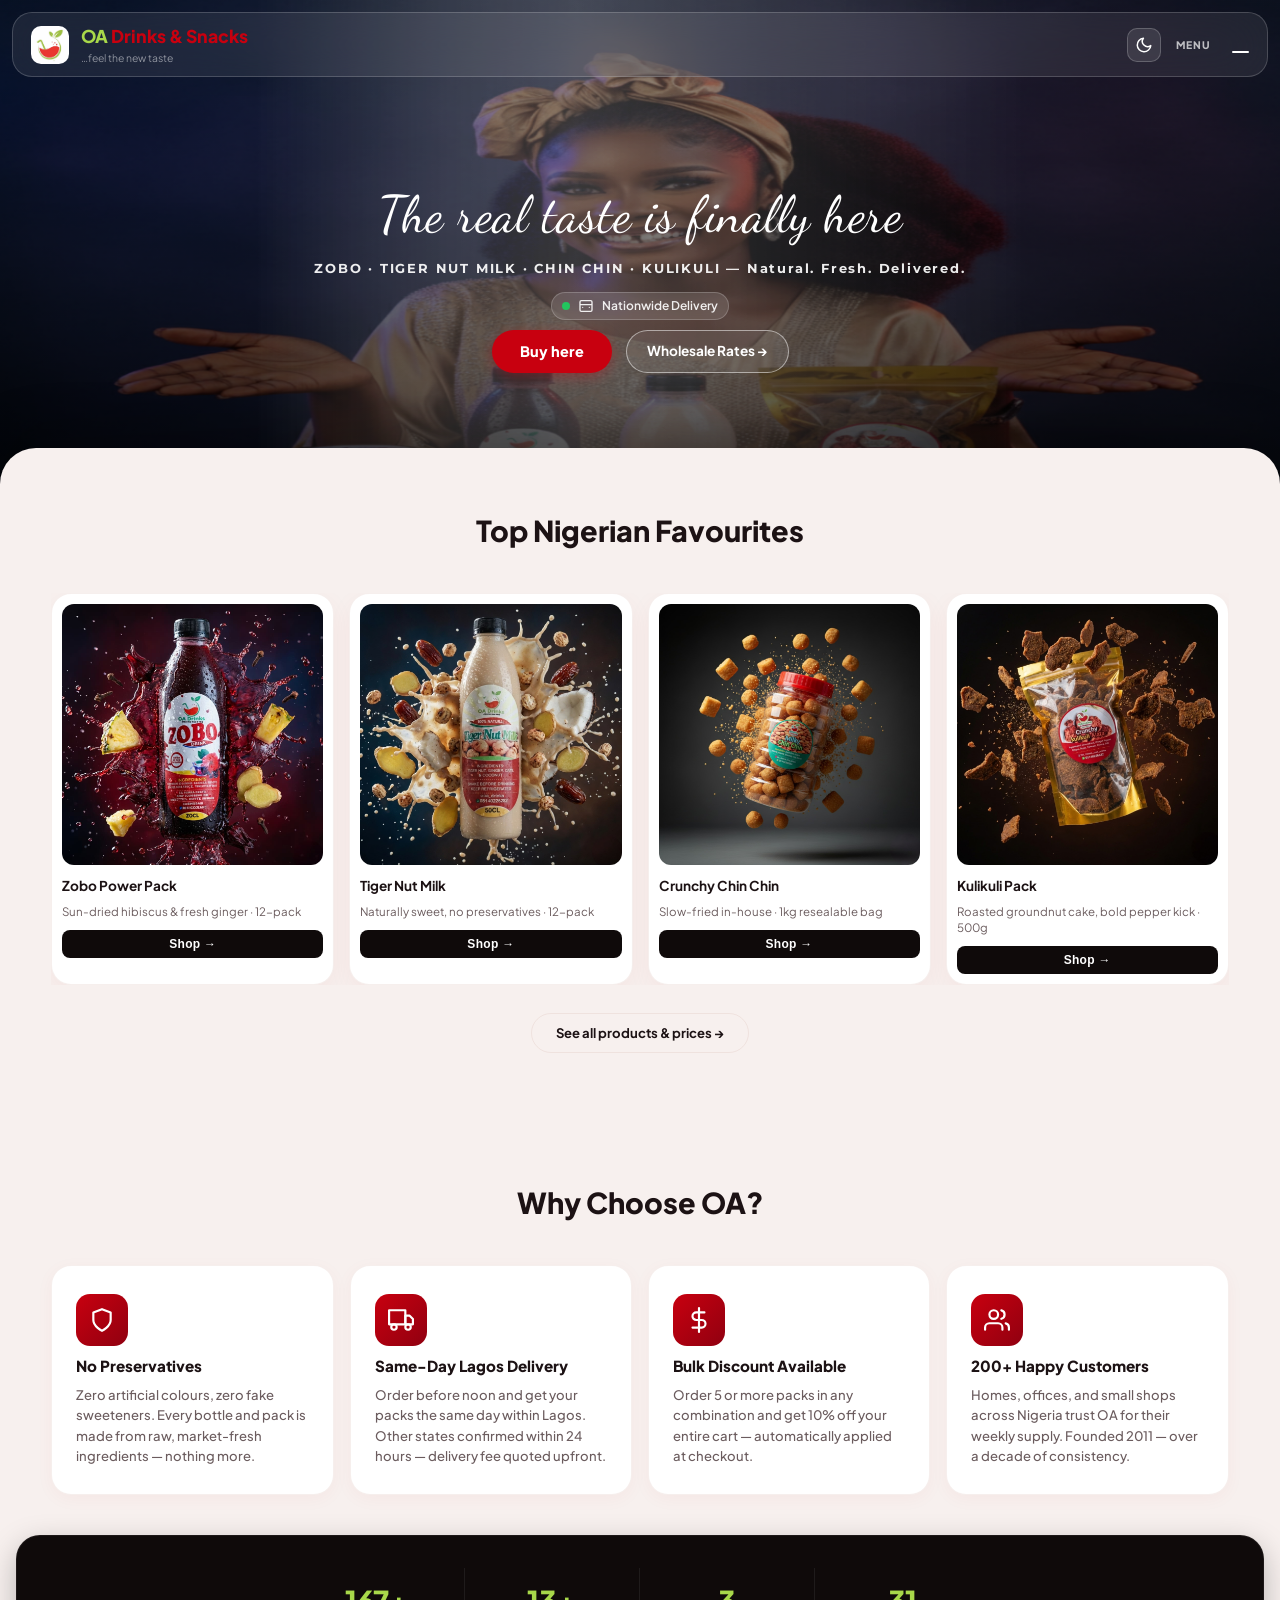
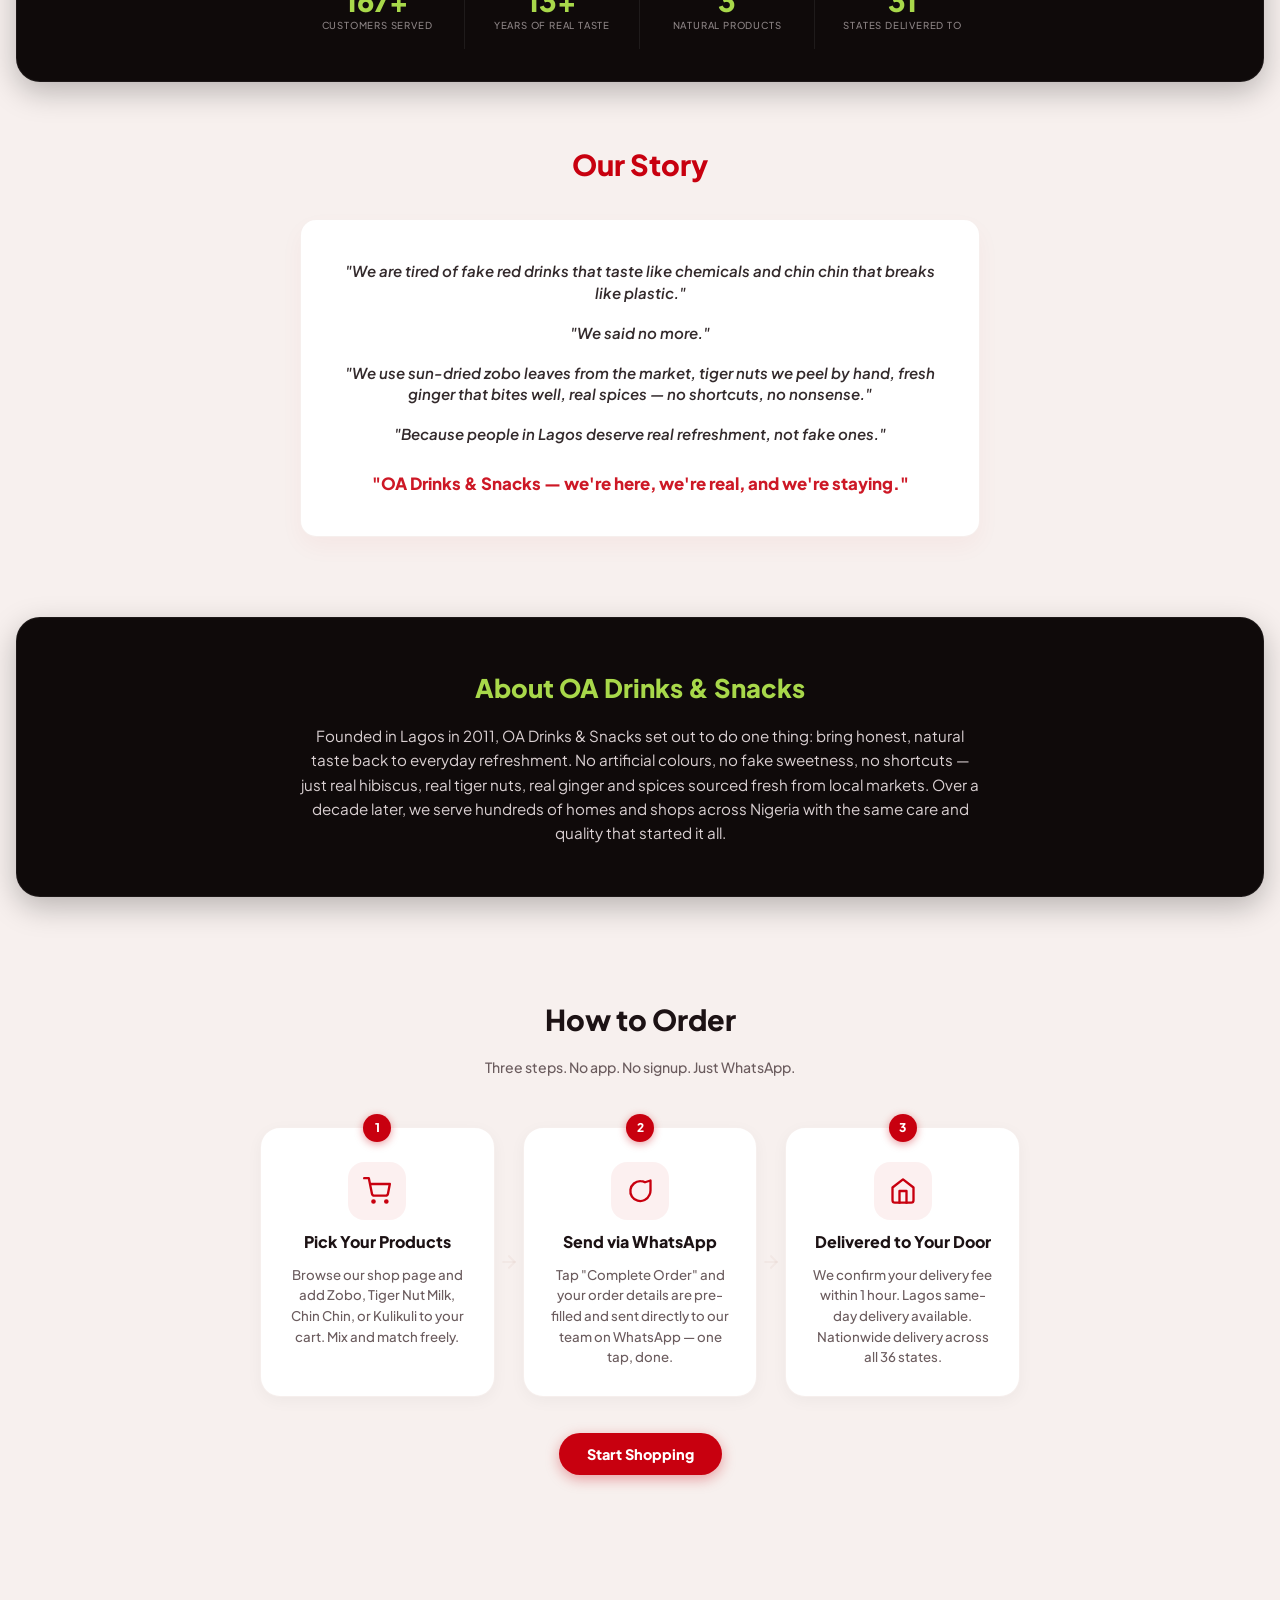
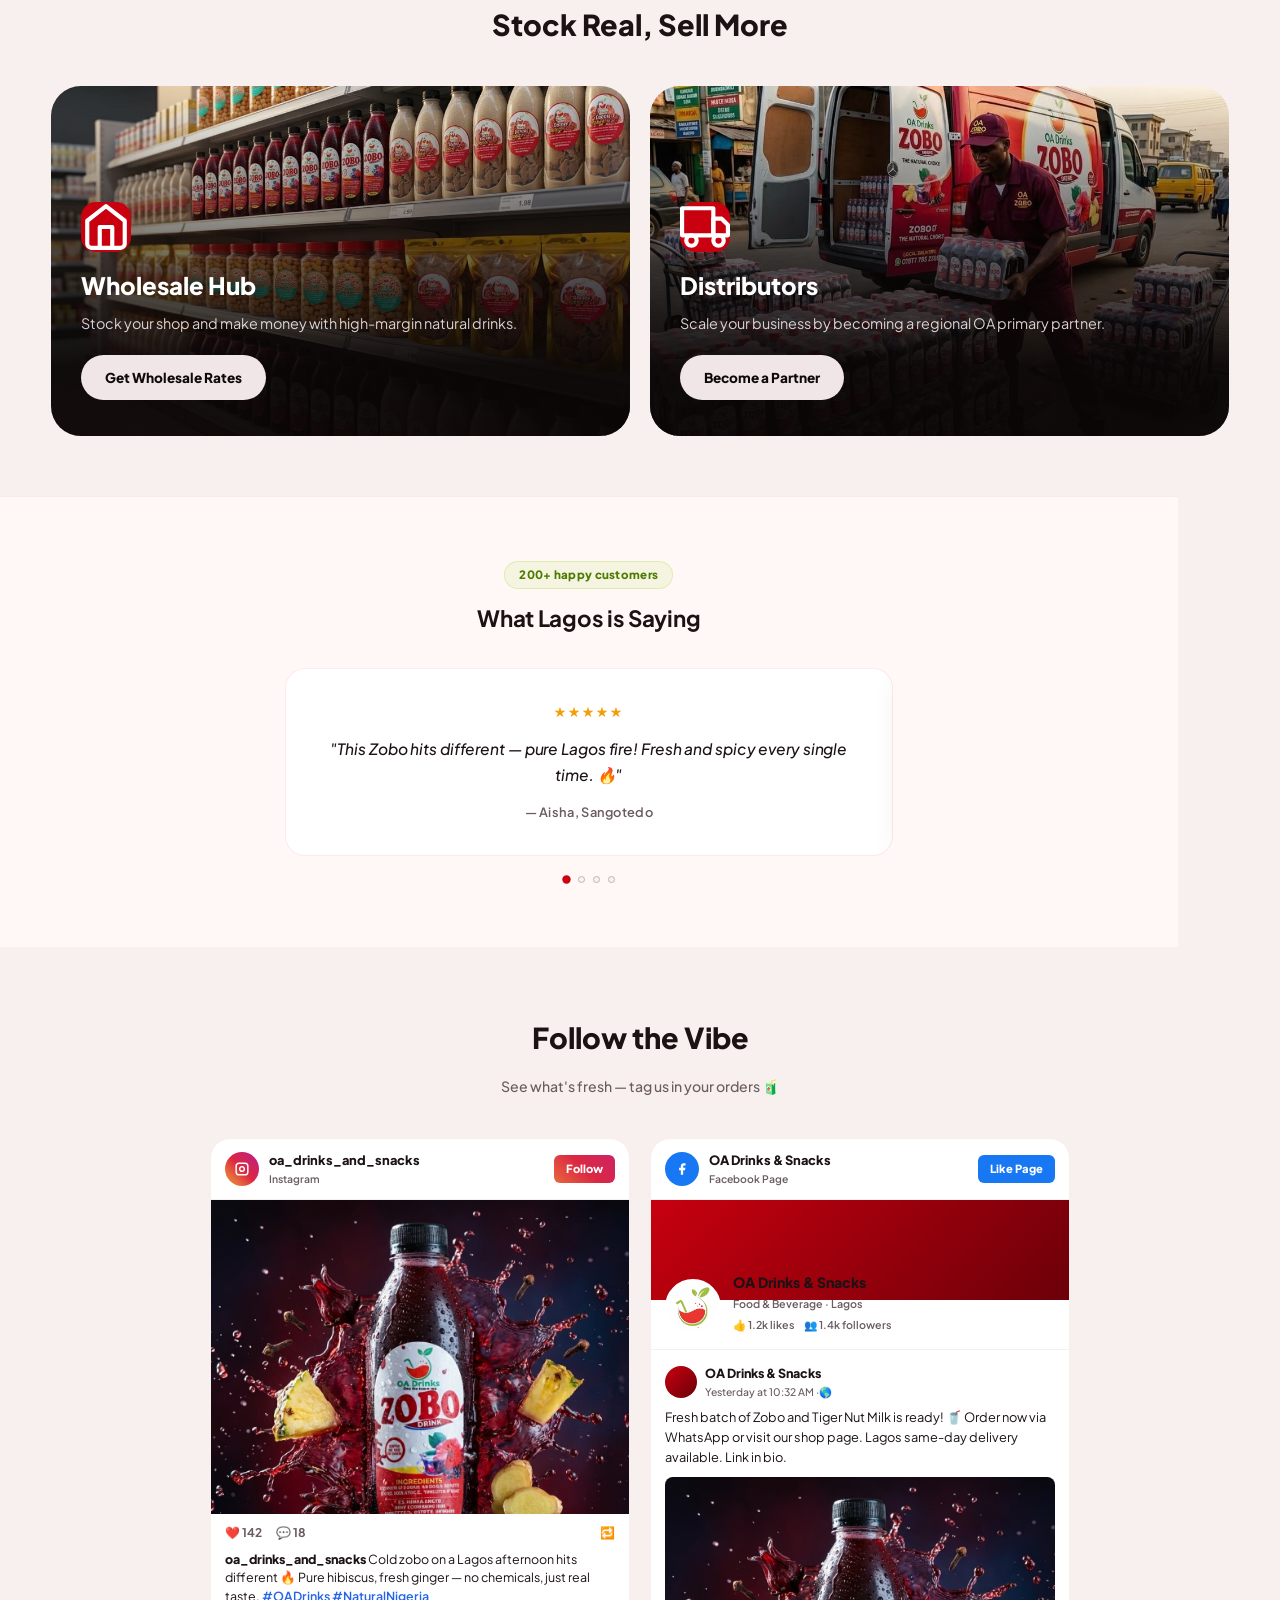
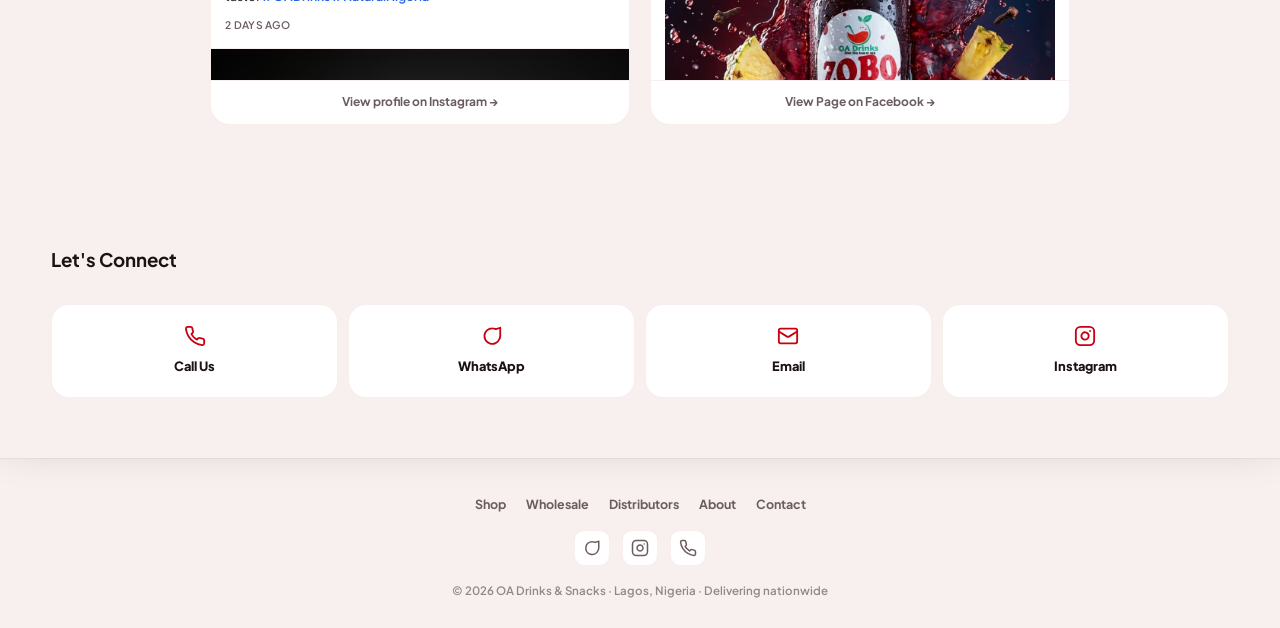
<file: index.html>
<!DOCTYPE html>
<html lang="en">
<head>
  <meta charset="UTF-8" />
  <meta name="viewport" content="width=device-width, initial-scale=1.0, viewport-fit=cover"/>
  <title>OA Drinks & Snacks | The Real Taste is Finally Here</title>
  <link rel="stylesheet" href="index.css" />
  <link href="https://fonts.googleapis.com/css2?family=Plus+Jakarta+Sans:wght@400;500;600;700;800&family=Montserrat:wght@700;900&family=Dancing+Script:wght@400;500;600;700&display=swap" rel="stylesheet">
  <link rel="stylesheet" href="bot.css">
  <!-- Facebook SDK for Page Plugin -->
  <script async defer crossorigin="anonymous"
    src="https://connect.facebook.net/en_GB/sdk.js#xfbml=1&version=v19.0"
    nonce="oa2026fb">
  </script>
  <script src="bot.js" defer></script>
</head>
<body>

  <div id="fb-root"></div>

  <div id="preloader" class="shimmer">
    <div class="skeleton-header"></div>
    <div class="skeleton-hero"></div>
    <div class="skeleton-grid container">
      <div class="skeleton-card"></div>
      <div class="skeleton-card"></div>
      <div class="skeleton-card"></div>
      <div class="skeleton-card"></div>
    </div>
  </div>

  <header class="header">
    <div class="logo-container">
      <img src="logo.png" alt="OA Logo" class="oa-logo-box" style="object-fit: contain; background: none;">
      <div class="brand-text">
        <h1 class="brand-name">
          <span class="lime">OA</span> <span class="red">Drinks & Snacks</span>
        </h1>
        <p class="brand-tagline">…feel the new taste</p>
      </div>
    </div>

    <div class="nav-right-actions">
      <button id="theme-toggle" aria-label="Toggle Theme">
        <svg xmlns="http://www.w3.org/2000/svg" width="18" height="18" viewBox="0 0 24 24" fill="none" stroke="currentColor" stroke-width="2" stroke-linecap="round" stroke-linejoin="round"><path d="M21 12.79A9 9 0 1 1 11.21 3 7 7 0 0 0 21 12.79z"></path></svg>
      </button>

      <div class="nav-trigger-wrapper">
        <span class="menu-label">MENU</span>
        <button class="hamburger" aria-label="Toggle menu">
          <span class="line-top"></span>
          <span class="line-bottom"></span>
        </button>
      </div>
    </div>

    <nav class="mobile-menu">
      <ul>
        <li><a href="consumer.html">Buy Here</a></li>
        <li><a href="business.html">Wholesale Hub</a></li>
        <li><a href="distributor.html">Distributors</a></li>
        <li><a href="#about">About Us</a></li>
        <li><a href="#social">Follow Us</a></li>
        <li><a href="#contact">Contact Us</a></li>
      </ul>
    </nav>
  </header>

  <section class="parallax-hero">
    <picture>
      <source srcset="herohome-desktop.png" media="(min-width: 768px)">
      <img src="herohome-mobile.png" alt="" class="hero-img" fetchpriority="high" draggable="false">
    </picture>
    <div class="hero-shimmer-overlay"></div>
    <div class="hero-content">
      <h2 class="hero-title animate-slide-up">
        <span class="word" data-word="The">The</span>
        <span class="word" data-word="real">real</span>
        <span class="word" data-word="taste">taste</span>
        <span class="word" data-word="is">is</span>
        <span class="word" data-word="finally">finally</span>
        <span class="word" data-word="here">here</span>
      </h2>
      <p class="hero-subtitle animate-slide-up delay-1">ZOBO · TIGER NUT MILK · CHIN CHIN · KULIKULI — Natural. Fresh. Delivered.</p>
      <div class="hero-micro-delivery">
        <span class="pulse-dot"></span>
        <svg xmlns="http://www.w3.org/2000/svg" width="16" height="16" viewBox="0 0 24 24" fill="none" stroke="currentColor" stroke-width="2" stroke-linecap="round" stroke-linejoin="round"><rect x="3" y="4" width="18" height="16" rx="2"/><path d="M7 14h.01"/><path d="M17 14h.01"/><path d="M4 10h16"/></svg>
        <span>Nationwide Delivery</span>
      </div>
      <div class="hero-cta-stack animate-slide-up delay-2">
        <a href="consumer.html" class="btn-primary ripple">Buy here</a>
        <a href="business.html" class="btn-secondary-ghost ripple">Wholesale Rates &rarr;</a>
      </div>
    </div>
  </section>

  <main class="scroll-container">
    <section class="section-padding container">
      <h3 class="section-label centered-title">Top Nigerian Favourites</h3>
      
      <div class="mini-product-grid">
        <div class="mini-card slide-in">
          <div class="mini-img-box">
            <img src="zobo.png" alt="Zobo">
          </div>
          <div class="mini-info">
            <h4>Zobo Power Pack</h4>
            <p class="mini-desc">Sun-dried hibiscus &amp; fresh ginger · 12-pack</p>
            <button class="buy-it-btn ripple">Shop &rarr;</button>
          </div>
        </div>

        <div class="mini-card slide-in">
          <div class="mini-img-box">
            <img src="tigernut.png" alt="Tiger Nut">
          </div>
          <div class="mini-info">
            <h4>Tiger Nut Milk</h4>
            <p class="mini-desc">Naturally sweet, no preservatives · 12-pack</p>
            <button class="buy-it-btn ripple">Shop &rarr;</button>
          </div>
        </div>

        <div class="mini-card slide-in">
          <div class="mini-img-box">
            <img src="chin.png" alt="Chin Chin">
          </div>
          <div class="mini-info">
            <h4>Crunchy Chin Chin</h4>
            <p class="mini-desc">Slow-fried in-house · 1kg resealable bag</p>
            <button class="buy-it-btn ripple">Shop &rarr;</button>
          </div>
        </div>

        <div class="mini-card slide-in">
          <div class="mini-img-box">
            <img src="kuli.png" alt="Kulikuli">
          </div>
          <div class="mini-info">
            <h4>Kulikuli Pack</h4>
            <p class="mini-desc">Roasted groundnut cake, bold pepper kick · 500g</p>
            <button class="buy-it-btn ripple">Shop &rarr;</button>
          </div>
        </div>
      </div>
      <div class="shop-all-wrap">
        <a href="consumer.html" class="shop-all-cta ripple">See all products &amp; prices &rarr;</a>
      </div>
    </section>
    <!-- ── Why OA? differentiator strip ── -->
    <section class="why-oa-section container">
      <h3 class="section-title centered-title why-oa-title">Why Choose OA?</h3>
      <div class="why-oa-grid">

        <div class="why-card slide-in">
          <div class="why-icon">
            <svg xmlns="http://www.w3.org/2000/svg" width="26" height="26" viewBox="0 0 24 24" fill="none" stroke="currentColor" stroke-width="2" stroke-linecap="round" stroke-linejoin="round"><path d="M12 22s8-4 8-10V5l-8-3-8 3v7c0 6 8 10 8 10z"/></svg>
          </div>
          <h4 class="why-label">No Preservatives</h4>
          <p class="why-desc">Zero artificial colours, zero fake sweeteners. Every bottle and pack is made from raw, market-fresh ingredients — nothing more.</p>
        </div>

        <div class="why-card slide-in">
          <div class="why-icon">
            <svg xmlns="http://www.w3.org/2000/svg" width="26" height="26" viewBox="0 0 24 24" fill="none" stroke="currentColor" stroke-width="2" stroke-linecap="round" stroke-linejoin="round"><rect x="1" y="3" width="15" height="13"/><polygon points="16 8 20 8 23 11 23 16 16 16 16 8"/><circle cx="5.5" cy="18.5" r="2.5"/><circle cx="18.5" cy="18.5" r="2.5"/></svg>
          </div>
          <h4 class="why-label">Same-Day Lagos Delivery</h4>
          <p class="why-desc">Order before noon and get your packs the same day within Lagos. Other states confirmed within 24 hours — delivery fee quoted upfront.</p>
        </div>

        <div class="why-card slide-in">
          <div class="why-icon">
            <svg xmlns="http://www.w3.org/2000/svg" width="26" height="26" viewBox="0 0 24 24" fill="none" stroke="currentColor" stroke-width="2" stroke-linecap="round" stroke-linejoin="round"><line x1="12" y1="1" x2="12" y2="23"/><path d="M17 5H9.5a3.5 3.5 0 0 0 0 7h5a3.5 3.5 0 0 1 0 7H6"/></svg>
          </div>
          <h4 class="why-label">Bulk Discount Available</h4>
          <p class="why-desc">Order 5 or more packs in any combination and get 10% off your entire cart — automatically applied at checkout.</p>
        </div>

        <div class="why-card slide-in">
          <div class="why-icon">
            <svg xmlns="http://www.w3.org/2000/svg" width="26" height="26" viewBox="0 0 24 24" fill="none" stroke="currentColor" stroke-width="2" stroke-linecap="round" stroke-linejoin="round"><path d="M17 21v-2a4 4 0 0 0-4-4H5a4 4 0 0 0-4 4v2"/><circle cx="9" cy="7" r="4"/><path d="M23 21v-2a4 4 0 0 0-3-3.87"/><path d="M16 3.13a4 4 0 0 1 0 7.75"/></svg>
          </div>
          <h4 class="why-label">200+ Happy Customers</h4>
          <p class="why-desc">Homes, offices, and small shops across Nigeria trust OA for their weekly supply. Founded 2011 — over a decade of consistency.</p>
        </div>

      </div>
    </section>

    <section class="counter-section glass-counter" id="counter-trigger">
      <div class="container">
        <div class="multi-counter-grid">
          <div class="counter-stat slide-in">
            <div class="counter-number" id="counter-customers">0</div>
            <p class="counter-sub">Customers Served</p>
          </div>
          <div class="counter-stat slide-in">
            <div class="counter-number" id="counter-years">0</div>
            <p class="counter-sub">Years of Real Taste</p>
          </div>
          <div class="counter-stat slide-in">
            <div class="counter-number" id="counter-products">0</div>
            <p class="counter-sub">Natural Products</p>
          </div>
          <div class="counter-stat slide-in">
            <div class="counter-number" id="counter-states">0</div>
            <p class="counter-sub">States Delivered To</p>
          </div>
        </div>
      </div>
    </section>

    <section class="story-section container">
      <h3 class="story-title">Our Story</h3>
      <div class="story-card">
        <p class="story-text">
          "We are tired of fake red drinks that taste like chemicals and chin chin that breaks like plastic."
        </p>
        <p class="story-text">
          "We said no more."
        </p>
        <p class="story-text">
          "We use sun-dried zobo leaves from the market, tiger nuts we peel by hand, fresh ginger that bites well, real spices — no shortcuts, no nonsense."
        </p>
        <p class="story-text">
          "Because people in Lagos deserve real refreshment, not fake ones."
        </p>
        <p class="story-text bold-highlight">
          "OA Drinks & Snacks — we're here, we're real, and we're staying."
        </p>
      </div>
    </section>

    <section id="about" class="about-bio-section glass-counter">
      <div class="container">
        <div class="bio-content">
          <h3 class="bio-title">About OA Drinks & Snacks</h3>
          <p class="bio-text">
            Founded in Lagos in 2011, OA Drinks & Snacks set out to do one thing: bring honest, natural taste back to everyday refreshment.
            No artificial colours, no fake sweetness, no shortcuts — just real hibiscus, real tiger nuts, real ginger and spices sourced fresh from local markets.
            Over a decade later, we serve hundreds of homes and shops across Nigeria with the same care and quality that started it all.
          </p>
        </div>
      </div>
    </section>
    <!-- ── How It Works ── -->
    <section class="how-section section-padding container">
      <h3 class="section-title centered-title">How to Order</h3>
      <p class="how-subtitle">Three steps. No app. No signup. Just WhatsApp.</p>
      <div class="how-steps">

        <div class="how-step slide-in">
          <div class="how-step-num">1</div>
          <div class="how-step-icon">
            <svg xmlns="http://www.w3.org/2000/svg" width="28" height="28" viewBox="0 0 24 24" fill="none" stroke="currentColor" stroke-width="2" stroke-linecap="round" stroke-linejoin="round"><circle cx="9" cy="21" r="1"/><circle cx="20" cy="21" r="1"/><path d="M1 1h4l2.68 13.39a2 2 0 0 0 2 1.61h9.72a2 2 0 0 0 2-1.61L23 6H6"/></svg>
          </div>
          <h4 class="how-step-title">Pick Your Products</h4>
          <p class="how-step-desc">Browse our shop page and add Zobo, Tiger Nut Milk, Chin Chin, or Kulikuli to your cart. Mix and match freely.</p>
        </div>

        <div class="how-connector" aria-hidden="true">
          <svg xmlns="http://www.w3.org/2000/svg" width="20" height="20" viewBox="0 0 24 24" fill="none" stroke="currentColor" stroke-width="2.5" stroke-linecap="round" stroke-linejoin="round"><path d="M5 12h14"/><path d="m12 5 7 7-7 7"/></svg>
        </div>

        <div class="how-step slide-in">
          <div class="how-step-num">2</div>
          <div class="how-step-icon">
            <svg xmlns="http://www.w3.org/2000/svg" width="28" height="28" viewBox="0 0 24 24" fill="none" stroke="currentColor" stroke-width="2" stroke-linecap="round" stroke-linejoin="round"><path d="M21 11.5a8.38 8.38 0 0 1-.9 3.8 8.5 8.5 0 1 1-7.6-11.7 8.38 8.38 0 0 1 3.8.9L21 3z"/></svg>
          </div>
          <h4 class="how-step-title">Send via WhatsApp</h4>
          <p class="how-step-desc">Tap "Complete Order" and your order details are pre-filled and sent directly to our team on WhatsApp — one tap, done.</p>
        </div>

        <div class="how-connector" aria-hidden="true">
          <svg xmlns="http://www.w3.org/2000/svg" width="20" height="20" viewBox="0 0 24 24" fill="none" stroke="currentColor" stroke-width="2.5" stroke-linecap="round" stroke-linejoin="round"><path d="M5 12h14"/><path d="m12 5 7 7-7 7"/></svg>
        </div>

        <div class="how-step slide-in">
          <div class="how-step-num">3</div>
          <div class="how-step-icon">
            <svg xmlns="http://www.w3.org/2000/svg" width="28" height="28" viewBox="0 0 24 24" fill="none" stroke="currentColor" stroke-width="2" stroke-linecap="round" stroke-linejoin="round"><path d="M3 9l9-7 9 7v11a2 2 0 0 1-2 2H5a2 2 0 0 1-2-2z"/><polyline points="9 22 9 12 15 12 15 22"/></svg>
          </div>
          <h4 class="how-step-title">Delivered to Your Door</h4>
          <p class="how-step-desc">We confirm your delivery fee within 1 hour. Lagos same-day delivery available. Nationwide delivery across all 36 states.</p>
        </div>

      </div>
      <div class="how-cta-wrap">
        <a href="consumer.html" class="btn-primary ripple">Start Shopping</a>
      </div>
    </section>

    <section class="section-padding container">
      <h3 class="section-title centered-title">Stock Real, Sell More</h3>
      <div class="path-cards">
        <div class="vibe-card slide-in">
          <div class="vibe-card-bg">
            <img src="biz.png" alt="Wholesale Hub">
          </div>
          <div class="vibe-overlay"></div>
          <div class="vibe-content">
            <div class="icon-circle">
              <svg xmlns="http://www.w3.org/2000/svg" viewBox="0 0 24 24" fill="none" stroke="currentColor" stroke-width="2" stroke-linecap="round" stroke-linejoin="round"><path d="M3 9l9-7 9 7v11a2 2 0 0 1-2 2H5a2 2 0 0 1-2-2z"/><polyline points="9 22 9 12 15 12 15 22"/></svg>
            </div>
            <h4>Wholesale Hub</h4>
            <p>Stock your shop and make money with high-margin natural drinks.</p>
            <a href="business.html" class="btn-path ripple">Get Wholesale Rates</a>
          </div>
        </div>

        <div class="vibe-card slide-in">
          <div class="vibe-card-bg">
            <img src="dis.png" alt="Distributors">
          </div>
          <div class="vibe-overlay"></div>
          <div class="vibe-content">
            <div class="icon-circle">
              <svg xmlns="http://www.w3.org/2000/svg" viewBox="0 0 24 24" fill="none" stroke="currentColor" stroke-width="2" stroke-linecap="round" stroke-linejoin="round"><rect x="1" y="3" width="15" height="13"/><polygon points="16 8 20 8 23 11 23 16 16 16 16 8"/><circle cx="5.5" cy="18.5" r="2.5"/><circle cx="18.5" cy="18.5" r="2.5"/></svg>
            </div>
            <h4>Distributors</h4>
            <p>Scale your business by becoming a regional OA primary partner.</p>
            <a href="distributor.html" class="btn-path ripple">Become a Partner</a>
          </div>
        </div>
      </div>
    </section>

    <section class="reviews-section container">
      <div class="review-count-badge">200+ happy customers</div>
      <h3 class="section-title">What Lagos is Saying</h3>
      <div class="testimonial-wrapper">
        <div class="testimonial-slider">
          <div class="testimonial-track" id="testimonial-track">
            <div class="testimonial-card">
              <div class="review-stars">★★★★★</div>
              <p class="review-text">"This Zobo hits different — pure Lagos fire! Fresh and spicy every single time. 🔥"</p>
              <p class="review-author">— Aisha, Sangotedo</p>
            </div>
            <div class="testimonial-card">
              <div class="review-stars">★★★★★</div>
              <p class="review-text">"The Chin Chin is perfectly spiced. My family finished a whole pack in minutes!"</p>
              <p class="review-author">— Tunde, Lekki</p>
            </div>
            <div class="testimonial-card">
              <div class="review-stars">★★★★★</div>
              <p class="review-text">"Tiger Nut Milk is my new daily addiction. Naturally sweet and refreshing."</p>
              <p class="review-author">— Funke, Ajah</p>
            </div>
            <div class="testimonial-card">
              <div class="review-stars">★★★★★</div>
              <p class="review-text">"Kulikuli pack is the real deal — spicy, crunchy, goes perfectly with cold zobo. We now order every week!"</p>
              <p class="review-author">— Emeka, Surulere</p>
            </div>
          </div>
        </div>
        <div class="testimonial-dots" id="testimonial-dots">
          <span class="t-dot active" data-index="0"></span>
          <span class="t-dot" data-index="1"></span>
          <span class="t-dot" data-index="2"></span>
          <span class="t-dot" data-index="3"></span>
        </div>
      </div>
    </section>


    <!-- ── Social Proof ── -->
    <section class="social-proof-section section-padding container" id="social">
      <h3 class="section-title centered-title">Follow the Vibe</h3>
      <p class="social-proof-sub">See what's fresh — tag us in your orders 🧃</p>

      <div class="social-embeds-grid">

        <!-- ── INSTAGRAM CARD ─────────────────────────────────────────── -->
        <!--
          PRODUCTION SWAP GUIDE — Instagram:
          1. Open instagram.com/oa_drinks_and_snacks on desktop
          2. Open any post → click ⋯ → "Embed" → copy the <blockquote> snippet
          3. Replace the entire <div class="mock-ig-feed"> block below with that snippet
          4. Remove the ig-mock-live attribute from the card div
          The mock UI below is intentionally faithful to Instagram's embed frame
          so there is zero layout shift when the real embed is dropped in.
        -->
        <div class="social-embed-card" ig-mock-live>
          <div class="social-embed-header ig-header">
            <div class="seh-left">
              <div class="seh-avatar ig-gradient">
                <svg xmlns="http://www.w3.org/2000/svg" width="14" height="14" viewBox="0 0 24 24" fill="none" stroke="white" stroke-width="2.5"><rect x="2" y="2" width="20" height="20" rx="5"/><path d="M16 11.37A4 4 0 1 1 12.63 8 4 4 0 0 1 16 11.37z"/><line x1="17.5" y1="6.5" x2="17.51" y2="6.5"/></svg>
              </div>
              <div class="seh-meta">
                <span class="seh-handle">oa_drinks_and_snacks</span>
                <span class="seh-platform">Instagram</span>
              </div>
            </div>
            <a href="https://instagram.com/oa_drinks_and_snacks" target="_blank" rel="noopener" class="seh-follow-btn ig-follow-btn" aria-label="Follow on Instagram">Follow</a>
          </div>

          <!-- Mock post feed — 3 post previews -->
          <div class="mock-ig-feed">
            <div class="mock-post">
              <div class="mock-post-img ig-gradient-bg">
                <img src="zobo.png" alt="Zobo post" loading="lazy">
              </div>
              <div class="mock-post-body">
                <div class="mock-post-actions">
                  <span class="mock-action">&#10084;&#65039; 142</span>
                  <span class="mock-action">&#128172; 18</span>
                  <span class="mock-action mock-share">&#128257;</span>
                </div>
                <p class="mock-post-caption"><strong>oa_drinks_and_snacks</strong> Cold zobo on a Lagos afternoon hits different 🔥 Pure hibiscus, fresh ginger — no chemicals, just real taste. <span class="mock-hashtag">#OADrinks</span> <span class="mock-hashtag">#NaturalNigeria</span></p>
                <span class="mock-post-time">2 days ago</span>
              </div>
            </div>

            <div class="mock-post">
              <div class="mock-post-img">
                <img src="chin.png" alt="Chin chin post" loading="lazy">
              </div>
              <div class="mock-post-body">
                <div class="mock-post-actions">
                  <span class="mock-action">&#10084;&#65039; 98</span>
                  <span class="mock-action">&#128172; 11</span>
                  <span class="mock-action mock-share">&#128257;</span>
                </div>
                <p class="mock-post-caption"><strong>oa_drinks_and_snacks</strong> Crunchy Chin Chin dropping this weekend 💪 1kg resealable bags. DM to order or tap the link in bio. <span class="mock-hashtag">#ChinChin</span> <span class="mock-hashtag">#MadeInLagos</span></p>
                <span class="mock-post-time">5 days ago</span>
              </div>
            </div>

            <div class="mock-post">
              <div class="mock-post-img">
                <img src="tigernut.png" alt="Tiger nut post" loading="lazy">
              </div>
              <div class="mock-post-body">
                <div class="mock-post-actions">
                  <span class="mock-action">&#10084;&#65039; 76</span>
                  <span class="mock-action">&#128172; 9</span>
                  <span class="mock-action mock-share">&#128257;</span>
                </div>
                <p class="mock-post-caption"><strong>oa_drinks_and_snacks</strong> Tiger Nut Milk — naturally sweet, zero preservatives. Your body will thank you 🥛 <span class="mock-hashtag">#TigerNut</span> <span class="mock-hashtag">#HealthyNigeria</span></p>
                <span class="mock-post-time">1 week ago</span>
              </div>
            </div>
          </div>

          <a href="https://instagram.com/oa_drinks_and_snacks" target="_blank" rel="noopener" class="social-view-more ig-view-more">View profile on Instagram &rarr;</a>
        </div>

        <!-- ── FACEBOOK CARD ──────────────────────────────────────────── -->
        <!--
          PRODUCTION SWAP GUIDE — Facebook:
          1. Go to developers.facebook.com/docs/plugins/page-plugin
          2. Enter your Page URL: https://www.facebook.com/oadrinksandsnacks
          3. Set width 400, height 500, check Timeline tab
          4. Click Get Code and copy the <div class="fb-page"> block
          5. Replace the <div class="mock-fb-page"> block below with that div
          6. The FB SDK is already loaded in <head> — no extra script needed
          7. Remove the fb-mock-live attribute from the card div
        -->
        <div class="social-embed-card" fb-mock-live>
          <div class="social-embed-header fb-header">
            <div class="seh-left">
              <div class="seh-avatar fb-blue">
                <svg xmlns="http://www.w3.org/2000/svg" width="14" height="14" viewBox="0 0 24 24" fill="white" stroke="none"><path d="M18 2h-3a5 5 0 0 0-5 5v3H7v4h3v8h4v-8h3l1-4h-4V7a1 1 0 0 1 1-1h3z"/></svg>
              </div>
              <div class="seh-meta">
                <span class="seh-handle">OA Drinks &amp; Snacks</span>
                <span class="seh-platform">Facebook Page</span>
              </div>
            </div>
            <a href="https://facebook.com/oadrinksandsnacks" target="_blank" rel="noopener" class="seh-follow-btn fb-follow-btn" aria-label="Like on Facebook">Like Page</a>
          </div>

          <!-- Mock FB page timeline -->
          <div class="mock-fb-page">
            <div class="mock-fb-cover"></div>
            <div class="mock-fb-profile-row">
              <div class="mock-fb-avatar">
                <img src="logo.png" alt="OA Drinks logo" loading="lazy">
              </div>
              <div class="mock-fb-page-info">
                <span class="mock-fb-name">OA Drinks &amp; Snacks</span>
                <span class="mock-fb-category">Food &amp; Beverage · Lagos</span>
                <div class="mock-fb-likes">
                  <span>&#128077; 1.2k likes</span>
                  <span>&#128101; 1.4k followers</span>
                </div>
              </div>
            </div>

            <div class="mock-fb-posts">
              <div class="mock-fb-post">
                <div class="mock-fb-post-header">
                  <div class="mock-fb-post-avatar"></div>
                  <div>
                    <span class="mock-fb-post-name">OA Drinks &amp; Snacks</span>
                    <span class="mock-fb-post-time">Yesterday at 10:32 AM ·&#127758;</span>
                  </div>
                </div>
                <p class="mock-fb-post-text">Fresh batch of Zobo and Tiger Nut Milk is ready! 🥤 Order now via WhatsApp or visit our shop page. Lagos same-day delivery available. Link in bio.</p>
                <div class="mock-fb-post-img">
                  <img src="zobo.png" alt="Zobo batch" loading="lazy">
                </div>
                <div class="mock-fb-reactions">
                  <span>&#128079; &#10084;&#65039; 47</span>
                  <span>8 comments</span>
                  <span>12 shares</span>
                </div>
              </div>

              <div class="mock-fb-post">
                <div class="mock-fb-post-header">
                  <div class="mock-fb-post-avatar"></div>
                  <div>
                    <span class="mock-fb-post-name">OA Drinks &amp; Snacks</span>
                    <span class="mock-fb-post-time">3 days ago ·&#127758;</span>
                  </div>
                </div>
                <p class="mock-fb-post-text">Order 5 packs or more and get 10% off your entire cart 🎉 Mix Zobo, Chin Chin, Tiger Nut Milk — any combination counts. Tap below to shop!</p>
                <div class="mock-fb-reactions">
                  <span>&#128079; &#10084;&#65039; 31</span>
                  <span>5 comments</span>
                  <span>7 shares</span>
                </div>
              </div>
            </div>
          </div>

          <a href="https://facebook.com/oadrinksandsnacks" target="_blank" rel="noopener" class="social-view-more fb-view-more">View Page on Facebook &rarr;</a>
        </div>

      </div>
    </section>

    <section id="contact" class="section-padding container">
      <h3 class="section-title">Let's Connect</h3>
      <div class="contact-grid">
        <a href="tel:08140226282" class="slim-contact-item slide-in ripple">
          <svg xmlns="http://www.w3.org/2000/svg" viewBox="0 0 24 24" fill="none" stroke="currentColor" stroke-width="2" stroke-linecap="round" stroke-linejoin="round"><path d="M22 16.92v3a2 2 0 0 1-2.18 2 19.79 19.79 0 0 1-8.63-3.07 19.5 19.5 0 0 1-6-6 19.79 19.79 0 0 1-3.07-8.67A2 2 0 0 1 4.11 2h3a2 2 0 0 1 2 1.72 12.84 12.84 0 0 0 .7 2.81 2 2 0 0 1-.45 2.11L8.09 9.91a16 16 0 0 0 6 6l1.27-1.27a2 2 0 0 1 2.11-.45 12.84 12.84 0 0 0 2.81.7A2 2 0 0 1 22 16.92z"/></svg>
          <span>Call Us</span>
        </a>
        <a href="https://wa.me/2348140226282" class="slim-contact-item slide-in wa-accent ripple">
          <svg xmlns="http://www.w3.org/2000/svg" viewBox="0 0 24 24" fill="none" stroke="currentColor" stroke-width="2" stroke-linecap="round" stroke-linejoin="round"><path d="M21 11.5a8.38 8.38 0 0 1-.9 3.8 8.5 8.5 0 1 1-7.6-11.7 8.38 8.38 0 0 1 3.8.9L21 3z"/></svg>
          <span>WhatsApp</span>
        </a>
        <a href="/cdn-cgi/l/email-protection#640b0500160d0a0f17240309050d084a070b09" class="slim-contact-item slide-in ripple">
          <svg xmlns="http://www.w3.org/2000/svg" viewBox="0 0 24 24" fill="none" stroke="currentColor" stroke-width="2" stroke-linecap="round" stroke-linejoin="round"><rect width="20" height="16" x="2" y="4" rx="2"/><path d="m22 7-8.97 5.7a1.94 1.94 0 0 1-2.06 0L2 7"/></svg>
          <span>Email</span>
        </a>
        <a href="https://instagram.com/oa_drinks_and_snacks" target="_blank" class="slim-contact-item slide-in ripple">
          <svg xmlns="http://www.w3.org/2000/svg" viewBox="0 0 24 24" fill="none" stroke="currentColor" stroke-width="2" stroke-linecap="round" stroke-linejoin="round"><rect x="2" y="2" width="20" height="20" rx="5" ry="5"/><path d="M16 11.37A4 4 0 1 1 12.63 8 4 4 0 0 1 16 11.37z"/><line x1="17.5" y1="6.5" x2="17.51" y2="6.5"/></svg>
          <span>Instagram</span>
        </a>
      </div>
    </section>
  </main>

  <footer class="footer">
    <nav class="footer-nav">
      <a href="consumer.html">Shop</a>
      <a href="business.html">Wholesale</a>
      <a href="distributor.html">Distributors</a>
      <a href="#about">About</a>
      <a href="#contact">Contact</a>
    </nav>
    <div class="footer-socials">
      <a href="https://wa.me/2348140226282" class="footer-social-link wa-accent" aria-label="WhatsApp">
        <svg xmlns="http://www.w3.org/2000/svg" width="18" height="18" viewBox="0 0 24 24" fill="none" stroke="currentColor" stroke-width="2" stroke-linecap="round" stroke-linejoin="round"><path d="M21 11.5a8.38 8.38 0 0 1-.9 3.8 8.5 8.5 0 1 1-7.6-11.7 8.38 8.38 0 0 1 3.8.9L21 3z"/></svg>
      </a>
      <a href="https://instagram.com/oa_drinks_and_snacks" target="_blank" class="footer-social-link" aria-label="Instagram">
        <svg xmlns="http://www.w3.org/2000/svg" width="18" height="18" viewBox="0 0 24 24" fill="none" stroke="currentColor" stroke-width="2" stroke-linecap="round" stroke-linejoin="round"><rect x="2" y="2" width="20" height="20" rx="5" ry="5"/><path d="M16 11.37A4 4 0 1 1 12.63 8 4 4 0 0 1 16 11.37z"/><line x1="17.5" y1="6.5" x2="17.51" y2="6.5"/></svg>
      </a>
      <a href="tel:08140226282" class="footer-social-link" aria-label="Call us">
        <svg xmlns="http://www.w3.org/2000/svg" width="18" height="18" viewBox="0 0 24 24" fill="none" stroke="currentColor" stroke-width="2" stroke-linecap="round" stroke-linejoin="round"><path d="M22 16.92v3a2 2 0 0 1-2.18 2 19.79 19.79 0 0 1-8.63-3.07 19.5 19.5 0 0 1-6-6 19.79 19.79 0 0 1-3.07-8.67A2 2 0 0 1 4.11 2h3a2 2 0 0 1 2 1.72 12.84 12.84 0 0 0 .7 2.81 2 2 0 0 1-.45 2.11L8.09 9.91a16 16 0 0 0 6 6l1.27-1.27a2 2 0 0 1 2.11-.45 12.84 12.84 0 0 0 2.81.7A2 2 0 0 1 22 16.92z"/></svg>
      </a>
    </div>
    <p class="footer-copy">© 2026 OA Drinks & Snacks · Lagos, Nigeria · Delivering nationwide</p>
  </footer>

  

  <!-- Sticky shop pill — appears after hero scrolls away (UX #12) -->
  <a id="sticky-shop-pill" href="consumer.html" class="sticky-shop-pill" aria-label="Shop now">
    <svg xmlns="http://www.w3.org/2000/svg" width="16" height="16" viewBox="0 0 24 24" fill="none" stroke="currentColor" stroke-width="2.5" stroke-linecap="round" stroke-linejoin="round"><circle cx="9" cy="21" r="1"/><circle cx="20" cy="21" r="1"/><path d="M1 1h4l2.68 13.39a2 2 0 0 0 2 1.61h9.72a2 2 0 0 0 2-1.61L23 6H6"/></svg>
    Shop Now
  </a>

  <script src="locations.js" defer></script>
  <script src="index.js" defer></script>
</body>
</html>
</file>
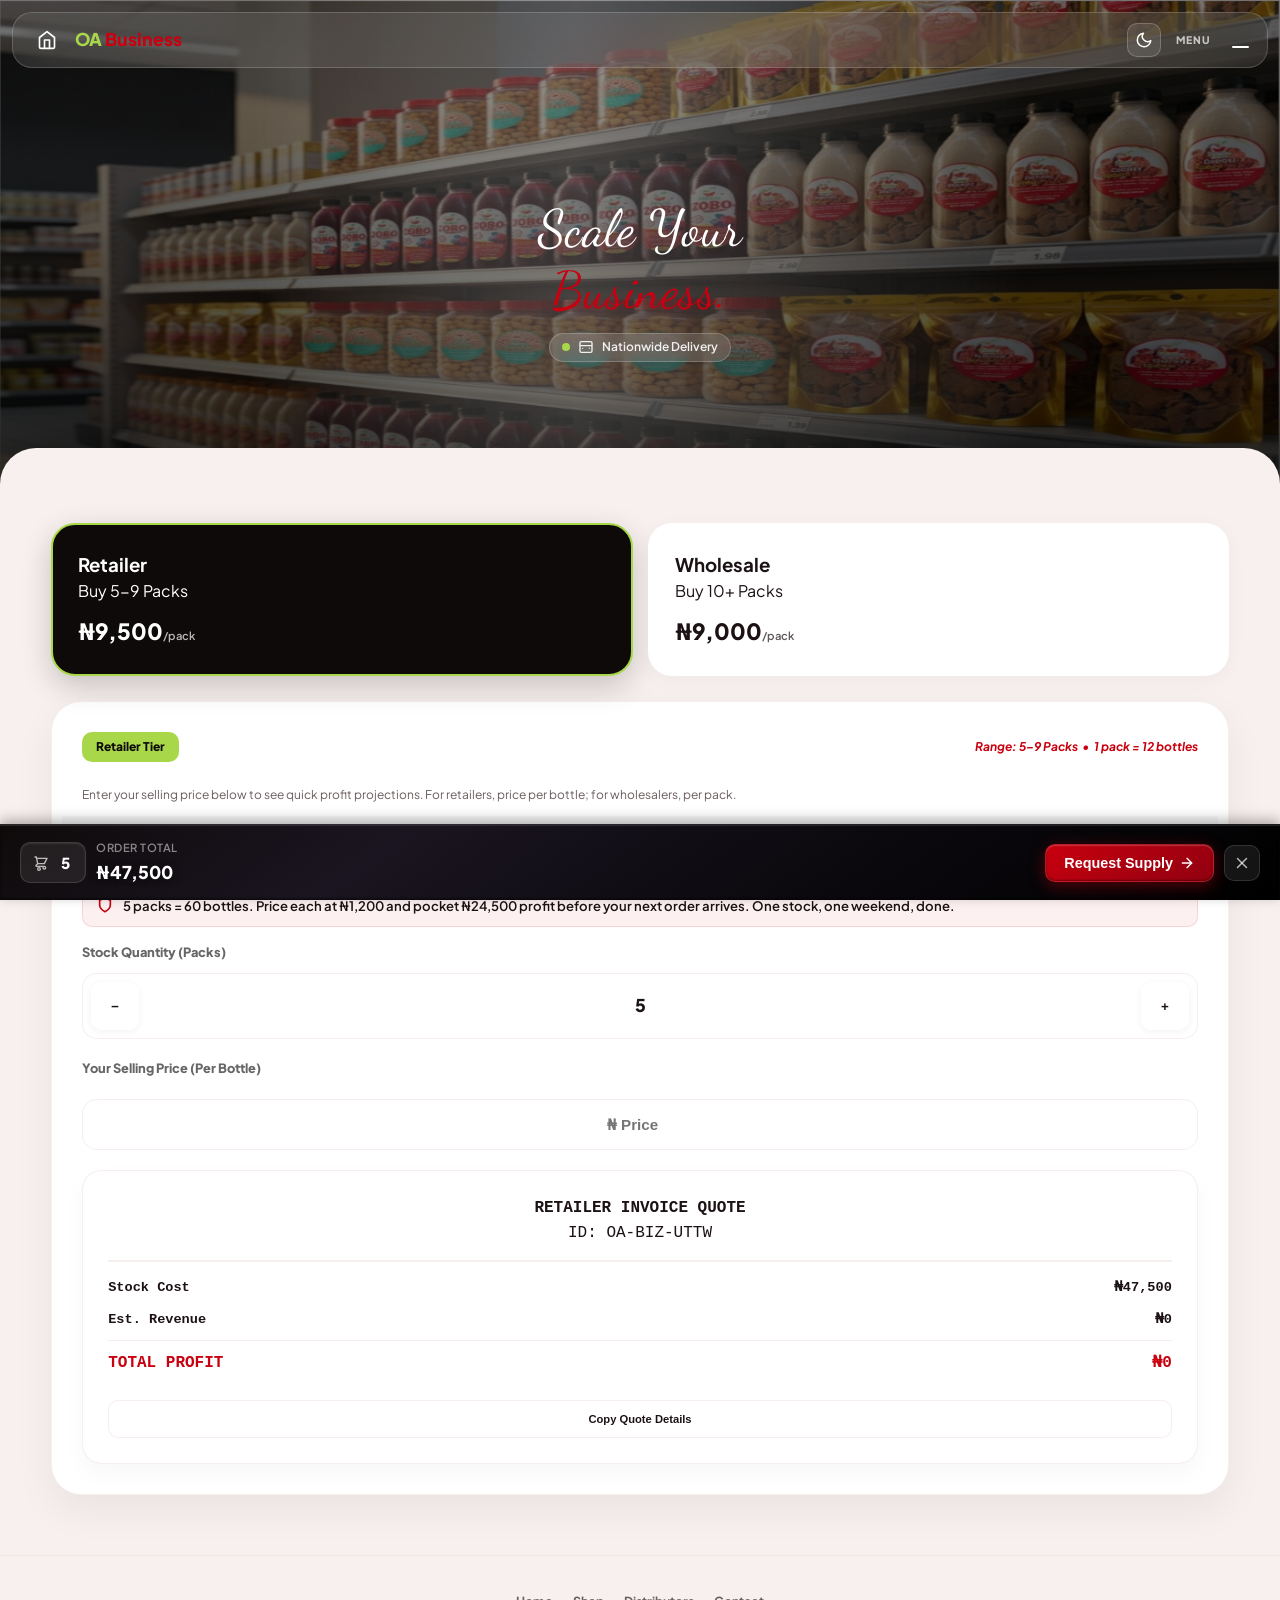
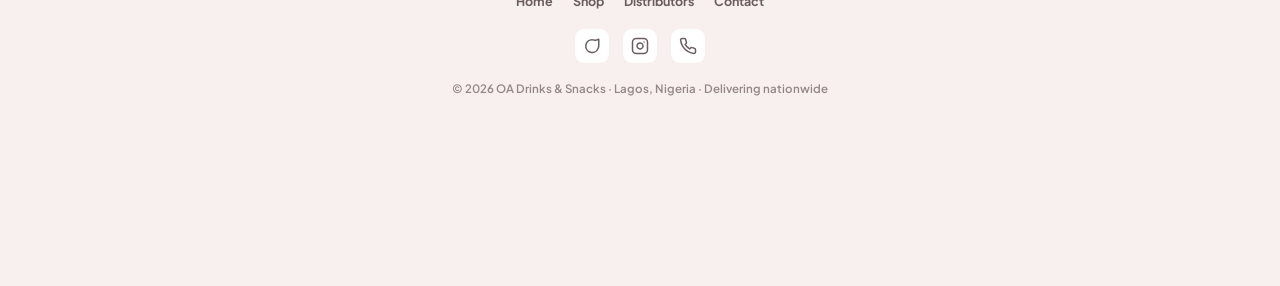
<file: business.html>
<!DOCTYPE html>
<html lang="en">
<head>
  <meta charset="UTF-8" />
  <meta name="viewport" content="width=device-width, initial-scale=1.0, viewport-fit=cover"/>
  <title>Wholesale Hub | OA Drinks & Snacks</title>
  <link rel="stylesheet" href="index.css" />
  <link rel="stylesheet" href="business.css" />
  <link href="https://fonts.googleapis.com/css2?family=Plus+Jakarta+Sans:wght@400;500;600;700;800&family=Montserrat:wght@700;900&family=Dancing+Script:wght@400;500;600;700&display=swap" rel="stylesheet">
  <link rel="stylesheet" href="bot.css">
  <script src="bot.js" defer></script>
</head>
<body data-page="business">

  <div id="preloader" class="shimmer">
    <div class="skeleton-header"></div>
    <div class="skeleton-hero"></div>
  </div>


  <div id="copy-toast" class="toast-popup">Quote Copied to Clipboard!</div>

  <header class="header">
    <div class="logo-container">
      <a href="index.html" class="back-home-link" aria-label="Back to Home">
        <svg xmlns="http://www.w3.org/2000/svg" width="20" height="20" viewBox="0 0 24 24" fill="none" stroke="currentColor" stroke-width="2" stroke-linecap="round" stroke-linejoin="round" class="lucide lucide-home"><path d="m3 9 9-7 9 7v11a2 2 0 0 1-2 2H5a2 2 0 0 1-2-2z"/><polyline points="9 22 9 12 15 12 15 22"/></svg>
      </a>
      <div class="brand-text">
        <h1 class="brand-name"><span class="lime">OA</span> <span class="red">Business</span></h1>
      </div>
    </div>

    <div class="nav-right-actions">
      <button id="theme-toggle" aria-label="Toggle Theme">
        <svg xmlns="http://www.w3.org/2000/svg" width="18" height="18" viewBox="0 0 24 24" fill="none" stroke="currentColor" stroke-width="2" stroke-linecap="round" stroke-linejoin="round"><path d="M21 12.79A9 9 0 1 1 11.21 3 7 7 0 0 0 21 12.79z"></path></svg>
      </button>

      <div class="nav-trigger-wrapper">
        <span class="menu-label">MENU</span>
        <button class="hamburger" aria-label="Toggle menu">
          <span class="line-top"></span>
          <span class="line-bottom"></span>
        </button>
      </div>
    </div>

    <nav class="mobile-menu">
      <ul>
        <li><a href="index.html">Home</a></li>
        <li><a href="consumer.html">Shop Here</a></li>
        <li><a href="distributor.html">Distributors</a></li>
        <li><a href="index.html#contact">Support</a></li>
      </ul>
    </nav>
  </header>

  <section class="parallax-hero">
    <picture>
      <source srcset="herobus-desktop.png" media="(min-width: 768px)">
      <img src="herobus-mobile.png" alt="" class="hero-img" fetchpriority="high" draggable="false">
    </picture>
    <div class="hero-shimmer-overlay"></div>
    <div class="hero-content">
      <h2 class="hero-title animate-slide-up">Scale Your <br><span class="red-text">Business.</span></h2>
      <div class="hero-micro-delivery animate-slide-up delay-1">
        <span class="pulse-dot"></span>
        <svg xmlns="http://www.w3.org/2000/svg" width="16" height="16" viewBox="0 0 24 24" fill="none" stroke="currentColor" stroke-width="2" stroke-linecap="round" stroke-linejoin="round"><rect x="3" y="4" width="18" height="16" rx="2"/><path d="M7 14h.01"/><path d="M17 14h.01"/><path d="M4 10h16"/></svg>
        <span>Nationwide Delivery</span>
      </div>
    </div>
  </section>

  <main class="scroll-container">
    <div id="calculator" class="container section-padding">
        <div class="tier-grid">
            <div id="card-retailer" class="tier-info-card active" onclick="selectTier('retailer')">
                <h3>Retailer</h3>
                <p>Buy 5-9 Packs</p>
                <div class="price-tag">₦9,500<span>/pack</span></div>
            </div>
            <div id="card-wholesaler" class="tier-info-card" onclick="selectTier('wholesaler')">
                <h3>Wholesale</h3>
                <p>Buy 10+ Packs</p>
                <div class="price-tag">₦9,000<span>/pack</span></div>
            </div>
        </div>

        <div class="calculator-box">
            <div class="calc-header">
                <span id="tier-badge" class="tier-badge">Retailer Tier</span>
                <span id="moq-text" class="moq-warning"><i>Minimum Order: 5 Packs</i></span>
            </div>
            <p class="calc-guide">Enter your selling price below to see quick profit projections. For retailers, price per bottle; for wholesalers, per pack.</p>
            <div class="trust-bar">
              <span class="trust-item highlight">
                <svg xmlns="http://www.w3.org/2000/svg" width="13" height="13" viewBox="0 0 24 24" fill="currentColor"><path d="M12 2l3.09 6.26L22 9.27l-5 4.87 1.18 6.88L12 17.77l-6.18 3.25L7 14.14 2 9.27l6.91-1.01L12 2z"/></svg>
                200+ Active Wholesale Partners
              </span>
              <span class="trust-item">
                <svg xmlns="http://www.w3.org/2000/svg" width="13" height="13" viewBox="0 0 24 24" fill="none" stroke="currentColor" stroke-width="2.5" stroke-linecap="round" stroke-linejoin="round"><path d="M12 22s8-4 8-10V5l-8-3-8 3v7c0 6 8 10 8 10z"/></svg>
                No Preservatives
              </span>
              <span class="trust-item">
                <svg xmlns="http://www.w3.org/2000/svg" width="13" height="13" viewBox="0 0 24 24" fill="none" stroke="currentColor" stroke-width="2.5" stroke-linecap="round" stroke-linejoin="round"><rect x="1" y="3" width="15" height="13"/><polygon points="16 8 20 8 23 11 23 16 16 16 16 8"/><circle cx="5.5" cy="18.5" r="2.5"/><circle cx="18.5" cy="18.5" r="2.5"/></svg>
                Nationwide Delivery
              </span>
              <span class="trust-item">
                <svg xmlns="http://www.w3.org/2000/svg" width="13" height="13" viewBox="0 0 24 24" fill="none" stroke="currentColor" stroke-width="2.5" stroke-linecap="round" stroke-linejoin="round"><circle cx="12" cy="12" r="10"/><polyline points="12 6 12 12 16 14"/></svg>
                Since 2011
              </span>
            </div>
            <div class="brand-hook">
              <svg xmlns="http://www.w3.org/2000/svg" width="16" height="16" viewBox="0 0 24 24" fill="none" stroke="currentColor" stroke-width="2.5" stroke-linecap="round" stroke-linejoin="round"><path d="M12 22s8-4 8-10V5l-8-3-8 3v7c0 6 8 10 8 10z"/></svg>
              <span id="brand-hook-msg">No preservatives. No shortcuts. The same natural quality your customers will keep coming back for.</span>
            </div>
            
            <div class="input-group">
                <label>Stock Quantity (Packs)</label>
                <div class="biz-qty-control">
                    <button class="qty-btn" onclick="updateStock(-1)">−</button>
                    <span id="wholesale-qty" class="qty-display">0</span>
                    <button class="qty-btn" onclick="updateStock(1)">+</button>
                </div>
            </div>

            <div class="input-group">
                <label id="calc-label">Your Selling Price (Per Bottle)</label>
                <input type="number" id="sale-price" class="sleek-input" placeholder="₦ Price" oninput="calculateProfit()">
            </div>

            <div class="receipt-container" id="profit-receipt">
                <div class="receipt-header">
                    <h4 id="receipt-title">RETAILER INVOICE QUOTE</h4>
                    <p id="receipt-id">ID: OA-BIZ-XXXX</p>
                </div>
                <div class="receipt-body">
                    <div class="r-line"><span>Stock Cost</span> <span id="r-cost">₦0</span></div>
                    <div class="r-line"><span>Est. Revenue</span> <span id="r-rev">₦0</span></div>
                    <div class="r-divider"></div>
                    <div class="r-line total"><span>TOTAL PROFIT</span> <span id="r-profit">₦0</span></div>
                </div>
                <button class="copy-btn" onclick="copyReceipt()">Copy Quote Details</button>
            </div>
        </div>
    </div>

    <footer class="footer">
      <nav class="footer-nav">
        <a href="index.html">Home</a>
        <a href="consumer.html">Shop</a>
        <a href="distributor.html">Distributors</a>
        <a href="index.html#contact">Contact</a>
      </nav>
      <div class="footer-socials">
        <a href="https://wa.me/2348140226282" class="footer-social-link wa-accent" aria-label="WhatsApp">
          <svg xmlns="http://www.w3.org/2000/svg" width="18" height="18" viewBox="0 0 24 24" fill="none" stroke="currentColor" stroke-width="2" stroke-linecap="round" stroke-linejoin="round"><path d="M21 11.5a8.38 8.38 0 0 1-.9 3.8 8.5 8.5 0 1 1-7.6-11.7 8.38 8.38 0 0 1 3.8.9L21 3z"/></svg>
        </a>
        <a href="https://instagram.com/oa_drinks_and_snacks" target="_blank" class="footer-social-link" aria-label="Instagram">
          <svg xmlns="http://www.w3.org/2000/svg" width="18" height="18" viewBox="0 0 24 24" fill="none" stroke="currentColor" stroke-width="2" stroke-linecap="round" stroke-linejoin="round"><rect x="2" y="2" width="20" height="20" rx="5" ry="5"/><path d="M16 11.37A4 4 0 1 1 12.63 8 4 4 0 0 1 16 11.37z"/><line x1="17.5" y1="6.5" x2="17.51" y2="6.5"/></svg>
        </a>
        <a href="tel:08140226282" class="footer-social-link" aria-label="Call us">
          <svg xmlns="http://www.w3.org/2000/svg" width="18" height="18" viewBox="0 0 24 24" fill="none" stroke="currentColor" stroke-width="2" stroke-linecap="round" stroke-linejoin="round"><path d="M22 16.92v3a2 2 0 0 1-2.18 2 19.79 19.79 0 0 1-8.63-3.07 19.5 19.5 0 0 1-6-6 19.79 19.79 0 0 1-3.07-8.67A2 2 0 0 1 4.11 2h3a2 2 0 0 1 2 1.72 12.84 12.84 0 0 0 .7 2.81 2 2 0 0 1-.45 2.11L8.09 9.91a16 16 0 0 0 6 6l1.27-1.27a2 2 0 0 1 2.11-.45 12.84 12.84 0 0 0 2.81.7A2 2 0 0 1 22 16.92z"/></svg>
        </a>
      </div>
      <p class="footer-copy">© 2026 OA Drinks &amp; Snacks · Lagos, Nigeria · Delivering nationwide</p>
    </footer>
  </main>

  <div id="biz-bar" class="cart-bar">
    <div class="cart-content-wrapper">
      <div class="cart-info-section">
        <div class="cart-qty-badge">
          <svg xmlns="http://www.w3.org/2000/svg" width="16" height="16" viewBox="0 0 24 24" fill="none" stroke="currentColor" stroke-width="2" stroke-linecap="round" stroke-linejoin="round">
            <path d="M3 3h2l.4 2M7 13h10l4-8H5.4M7 13L5.4 5M7 13l-2.293 2.293c-.63.63-.184 1.707.707 1.707H17m0 0a2 2 0 1 0 0 4 2 2 0 0 0 0-4zm-8 2a2 2 0 1 0 0 4 2 2 0 0 0 0-4z"/>
          </svg>
          <span id="biz-qty-count">0</span>
        </div>
        <div class="cart-total-section">
          <span class="cart-total-label">Order Total</span>
          <strong id="biz-total-amount" class="cart-total-value">&#x20a6;0</strong>
        </div>
      </div>
      <div class="cart-actions-section">
        <button id="biz-checkout-cta" class="cart-checkout-mini locked" onclick="openCheckoutModal()">
          Request Supply
          <svg xmlns="http://www.w3.org/2000/svg" width="16" height="16" viewBox="0 0 24 24" fill="none" stroke="currentColor" stroke-width="2" stroke-linecap="round" stroke-linejoin="round">
            <path d="M5 12h14"/><path d="m12 5 7 7-7 7"/>
          </svg>
        </button>
        <button class="cart-cancel-btn" onclick="hideBizBar()" aria-label="Dismiss">
          <svg xmlns="http://www.w3.org/2000/svg" width="18" height="18" viewBox="0 0 24 24" fill="none" stroke="currentColor" stroke-width="2" stroke-linecap="round" stroke-linejoin="round">
            <path d="M18 6 6 18"/><path d="m6 6 12 12"/>
          </svg>
        </button>
      </div>
    </div>
  </div>

  <div id="checkout-modal" class="checkout-modal" style="display:none">
    <div class="checkout-modal-content">
      <div class="checkout-header">
        <button class="checkout-back-btn" onclick="closeCheckoutModal()" aria-label="Go back">
          <svg xmlns="http://www.w3.org/2000/svg" width="20" height="20" viewBox="0 0 24 24" fill="none" stroke="currentColor" stroke-width="2" stroke-linecap="round" stroke-linejoin="round">
            <path d="m15 18-6-6 6-6"/>
          </svg>
        </button>
        <h2 class="checkout-title">Checkout Form</h2>
      </div>
      
      <div class="checkout-scrollable">
        <div class="checkout-order-meta horizontal-meta">
          <div class="order-meta-item">
            <svg xmlns="http://www.w3.org/2000/svg" width="16" height="16" viewBox="0 0 24 24" fill="none" stroke="currentColor" stroke-width="2" stroke-linecap="round" stroke-linejoin="round">
              <path d="M3.85 8.62a4 4 0 0 1 4.78-4.77 4 4 0 0 1 6.74 0 4 4 0 0 1 4.78 4.78 4 4 0 0 1 0 6.74 4 4 0 0 1-4.77 4.78 4 4 0 0 1-6.75 0 4 4 0 0 1-4.78-4.77 4 4 0 0 1 0-6.76Z"/>
              <path d="m9 12 2 2 4-4"/>
            </svg>
            <div class="order-meta-content">
              <span class="order-meta-label">Order ID</span>
              <span class="order-meta-value" id="modal-order-id">OA-000000</span>
            </div>
          </div>
          <div class="order-meta-item">
            <svg xmlns="http://www.w3.org/2000/svg" width="16" height="16" viewBox="0 0 24 24" fill="none" stroke="currentColor" stroke-width="2" stroke-linecap="round" stroke-linejoin="round">
              <circle cx="12" cy="12" r="10"/><polyline points="12 6 12 12 16 14"/>
            </svg>
            <div class="order-meta-content">
              <span class="order-meta-label">Date & Time</span>
              <span class="order-meta-value" id="modal-order-datetime">--:-- --</span>
            </div>
          </div>
        </div>

        <div class="checkout-section compact-items">
          <h3 class="checkout-section-title">Order Summary</h3>
          <div class="checkout-items-list" id="checkout-items-list">
             </div>
        </div>
        
        <div class="checkout-section compact-delivery">
          <h3 class="checkout-section-title">Business Details</h3>
          <div class="checkout-form compact-form">
            
            <div class="form-group compact-group">
                <label class="form-label">Shop / Brand Name</label>
                <input type="text" class="form-control" id="form-shop-name" placeholder="e.g. Mama T's Store" autocomplete="organization">
            </div>

            <div class="form-grid-row compact-row">
              <div class="form-group compact-group" style="position:relative;">
                <label class="form-label">State <span class="req-star">*</span></label>
                <div class="biz-search-wrapper">
                  <input type="text" class="form-control" id="form-state" placeholder="Search state…" oninput="handleBizSearch('state', this.value)" autocomplete="off">
                  <svg class="biz-search-icon" viewBox="0 0 24 24" fill="none" stroke="currentColor" stroke-width="2"><circle cx="11" cy="11" r="8"/><path d="m21 21-4.3-4.3"/></svg>
                </div>
                <div id="biz-state-results" class="biz-popover"></div>
              </div>

              <div class="form-group compact-group" style="position:relative;">
                <label class="form-label">LGA <span class="req-star">*</span></label>
                <div class="biz-search-wrapper">
                  <input type="text" class="form-control" id="form-lga" placeholder="Search LGA…" oninput="handleBizSearch('lga', this.value)" autocomplete="off">
                  <svg class="biz-search-icon" viewBox="0 0 24 24" fill="none" stroke="currentColor" stroke-width="2"><path d="M20 10c0 6-8 12-8 12s-8-6-8-12a8 8 0 0 1 16 0Z"/><circle cx="12" cy="10" r="3"/></svg>
                </div>
                <div id="biz-lga-results" class="biz-popover"></div>
              </div>
            </div>

            <div class="form-group compact-group">
                <label class="form-label">Contact Person <i>(Optional)</i></label>
                <input type="text" class="form-control" id="form-contact-person" placeholder="e.g. Mr. Ade" autocomplete="name">
            </div>

            <div class="form-group compact-group">
                <label class="form-label">Phone Number <span class="req-star">*</span></label>
                <input type="tel" class="form-control" id="form-phone" placeholder="e.g. 08031234567" autocomplete="tel" inputmode="tel" maxlength="14" onblur="formatBizPhone(this)" required>
            </div>

            <div class="form-grid-row compact-row">
              <div class="form-group compact-group">
                <label class="form-label">Sex <i>(Optional)</i></label>
                <div class="biz-segmented-grid" id="biz-sex-seg">
                  <div class="biz-segment-opt active" onclick="selectBizSegment('sex','Male',this)">
                    <svg class="biz-seg-icon" viewBox="0 0 24 24" fill="none" stroke="currentColor" stroke-width="2"><path d="M12 12m-3 0a3 3 0 1 0 6 0a3 3 0 1 0 -6 0"/><path d="M12 12m-8 0a8 8 0 1 0 16 0a8 8 0 1 0 -16 0"/><path d="M12 12l8 -8"/><path d="M16 4l4 0l0 4"/></svg>
                    <span>Male</span>
                  </div>
                  <div class="biz-segment-opt" onclick="selectBizSegment('sex','Female',this)">
                    <svg class="biz-seg-icon" viewBox="0 0 24 24" fill="none" stroke="currentColor" stroke-width="2"><path d="M12 9m-5 0a5 5 0 1 0 10 0a5 5 0 1 0 -10 0"/><path d="M12 14l0 7"/><path d="M9 18l6 0"/></svg>
                    <span>Female</span>
                  </div>
                </div>
              </div>

              <div class="form-group compact-group">
                <label class="form-label">Payment Method</label>
                <div class="biz-segmented-grid" id="biz-payment-seg">
                  <div class="biz-segment-opt active" onclick="selectBizSegment('payment','Pay on Delivery',this)">
                    <svg class="biz-seg-icon" viewBox="0 0 24 24" fill="none" stroke="currentColor" stroke-width="2"><rect x="1" y="3" width="15" height="13"/><polygon points="16 8 20 8 23 11 23 16 16 16 16 8"/><circle cx="5.5" cy="18.5" r="2.5"/><circle cx="18.5" cy="18.5" r="2.5"/></svg>
                    <span>On Delivery</span>
                  </div>
                  <div class="biz-segment-opt" onclick="selectBizSegment('payment','Pay Now',this)">
                    <svg class="biz-seg-icon" viewBox="0 0 24 24" fill="none" stroke="currentColor" stroke-width="2"><rect x="2" y="5" width="20" height="14" rx="2"/><line x1="2" y1="10" x2="22" y2="10"/></svg>
                    <span>Pay Now</span>
                  </div>
                </div>
              </div>
            </div>

            <div class="payment-bank-hint" id="payment-bank-hint" style="display:none;">
              <svg xmlns="http://www.w3.org/2000/svg" width="14" height="14" viewBox="0 0 24 24" fill="none" stroke="currentColor" stroke-width="2.5" stroke-linecap="round" stroke-linejoin="round"><circle cx="12" cy="12" r="10"/><path d="M12 16v-4"/><path d="M12 8h.01"/></svg>
              <span>Our bank account details will be sent to you on WhatsApp once your order is confirmed.</span>
            </div>

            <div class="form-group compact-group">
                <label class="form-label">Preferred Delivery Date</label>
                <input type="date" class="form-control date-input" id="form-date" autocomplete="off">
            </div>

            <div class="form-group compact-group">
                <label class="form-label">Delivery Address <span class="req-star">*</span> <i>(House No. &amp; Street)</i></label>
                <input type="text" class="form-control" id="form-address" placeholder="e.g. 12B Awolowo Way" autocomplete="street-address">
              </div>

            <div class="delivery-fee-inline">
              <svg xmlns="http://www.w3.org/2000/svg" width="15" height="15" viewBox="0 0 24 24" fill="none" stroke="currentColor" stroke-width="2" stroke-linecap="round" stroke-linejoin="round"><rect x="1" y="3" width="15" height="13"/><polygon points="16 8 20 8 23 11 23 16 16 16 16 8"/><circle cx="5.5" cy="18.5" r="2.5"/><circle cx="18.5" cy="18.5" r="2.5"/></svg>
              <div class="dfi-text">
                <span class="dfi-title">Delivery fee</span>
                <span class="dfi-detail">Lagos &#x20a6;3,000 above &nbsp;|&nbsp; Other states &#x20a6;5,500 above</span>
                <span class="dfi-sub">Confirmed within 1 hour &nbsp;&#xb7;&nbsp; Same-day available in Lagos</span>
              </div>
            </div>

            <div class="form-group compact-group">
              <label class="form-label">Special Delivery Instructions</label>
              <textarea class="form-control" id="form-comments" placeholder="e.g. Call before arrival, Back gate" rows="2"></textarea>
            </div>
          </div>
        </div>

        <div class="checkout-summary compact-summary">
          <div class="summary-row summary-total">
            <span class="summary-label">Total Payable</span>
            <span class="summary-value" id="checkout-total-amount">₦0</span>
          </div>
          <div class="checkout-delivery-notice compact-notice">
            By proceeding, you agree to our <a href="index.html#contact" style="color:inherit;text-decoration:underline;opacity:0.85;">terms and conditions</a>.
          </div>
        </div>
      </div>

      <div class="checkout-footer">
        <button class="checkout-confirm-btn" onclick="processWhatsAppOrder()">
          Complete Order
        </button>
      </div>
    </div>
  </div>

  <div id="success-modal" class="success-modal" style="display:none">
    <div class="success-modal-content">
      <div class="success-icon-wrapper">
        <div class="success-icon">
          <svg xmlns="http://www.w3.org/2000/svg" width="40" height="40" viewBox="0 0 24 24" fill="none" stroke="currentColor" stroke-width="3" stroke-linecap="round" stroke-linejoin="round">
            <polyline points="20 6 9 17 4 12"/>
          </svg>
        </div>
      </div>
      
      <h2 class="success-title">Order Confirmed!</h2>
      <p class="success-subtitle">Thank you for choosing OA Drinks &amp; Snacks</p>
      
      <div class="success-tracking-map">
        <div class="tracking-map-item completed">
          <div class="tracking-map-node">
            <div class="tracking-map-dot"></div>
            <svg xmlns="http://www.w3.org/2000/svg" width="16" height="16" viewBox="0 0 24 24" fill="none" stroke="currentColor" stroke-width="2" stroke-linecap="round" stroke-linejoin="round">
              <polyline points="20 6 9 17 4 12"/>
            </svg>
          </div>
          <div class="tracking-map-content">
            <span class="tracking-map-label">Order Received</span>
            <span class="tracking-map-time">Just now</span>
          </div>
          <div class="tracking-map-line"></div>
        </div>
        
        <div class="tracking-map-item active">
          <div class="tracking-map-node">
            <div class="tracking-map-dot pulsing"></div>
            <svg xmlns="http://www.w3.org/2000/svg" width="16" height="16" viewBox="0 0 24 24" fill="none" stroke="currentColor" stroke-width="2" stroke-linecap="round" stroke-linejoin="round">
              <path d="M16 21v-2a4 4 0 0 0-4-4H6a4 4 0 0 0-4 4v2"/><circle cx="9" cy="7" r="4"/><path d="M22 21v-2a4 4 0 0 0-3-3.87"/><path d="M16 3.13a4 4 0 0 1 0 7.75"/>
            </svg>
          </div>
          <div class="tracking-map-content">
            <span class="tracking-map-label">Confirming Details</span>
            <span class="tracking-map-time">In progress</span>
          </div>
          <div class="tracking-map-line"></div>
        </div>
        
        <div class="tracking-map-item pending">
          <div class="tracking-map-node">
            <div class="tracking-map-dot"></div>
            <svg xmlns="http://www.w3.org/2000/svg" width="16" height="16" viewBox="0 0 24 24" fill="none" stroke="currentColor" stroke-width="2" stroke-linecap="round" stroke-linejoin="round">
              <rect x="1" y="3" width="15" height="13"/><polygon points="16 8 20 8 23 11 23 16 16 16 16 8"/><circle cx="5.5" cy="18.5" r="2.5"/><circle cx="18.5" cy="18.5" r="2.5"/>
            </svg>
          </div>
          <div class="tracking-map-content">
            <span class="tracking-map-label">Out for Delivery</span>
            <span class="tracking-map-time">Pending</span>
          </div>
        </div>
      </div>

      <div class="success-notice">
        <svg xmlns="http://www.w3.org/2000/svg" width="18" height="18" viewBox="0 0 24 24" fill="none" stroke="currentColor" stroke-width="2" stroke-linecap="round" stroke-linejoin="round">
          <rect x="2" y="6" width="20" height="12" rx="2"/><path d="m2 7 8.97 5.7a1.94 1.94 0 0 0 2.06 0L22 7"/>
        </svg>
        <p>Your order details are ready. Tap the button below to send them directly to our team on WhatsApp.</p>
      </div>

      <div class="success-whatsapp-redirect">
        <a id="whatsapp-cta-btn" class="whatsapp-cta-btn" href="#" target="_blank" rel="noopener noreferrer" onclick="handleWhatsAppSend()">
          <span class="wa-cta-icon">
            <svg xmlns="http://www.w3.org/2000/svg" width="24" height="24" viewBox="0 0 24 24" fill="currentColor">
              <path d="M17.472 14.382c-.297-.149-1.758-.867-2.03-.967-.273-.099-.471-.148-.67.15-.197.297-.767.966-.94 1.164-.173.199-.347.223-.644.075-.297-.15-1.255-.463-2.39-1.475-.883-.788-1.48-1.761-1.653-2.059-.173-.297-.018-.458.13-.606.134-.133.298-.347.446-.52.149-.174.198-.298.298-.497.099-.198.05-.371-.025-.52-.075-.149-.669-1.612-.916-2.207-.242-.579-.487-.5-.669-.51-.173-.008-.371-.01-.57-.01-.198 0-.52.074-.792.372-.272.297-1.04 1.016-1.04 2.479 0 1.462 1.065 2.875 1.213 3.074.149.198 2.096 3.2 5.077 4.487.709.306 1.262.489 1.694.625.712.227 1.36.195 1.871.118.571-.085 1.758-.719 2.006-1.413.248-.694.248-1.289.173-1.413-.074-.124-.272-.198-.57-.347z"/>
              <path d="M12 0C5.373 0 0 5.373 0 12c0 2.123.554 4.117 1.523 5.845L.057 23.273a.75.75 0 0 0 .92.92l5.43-1.466A11.944 11.944 0 0 0 12 24c6.627 0 12-5.373 12-12S18.627 0 12 0zm0 21.818a9.818 9.818 0 0 1-5.006-1.369l-.36-.214-3.724 1.006 1.006-3.724-.213-.36A9.818 9.818 0 0 1 2.182 12C2.182 6.57 6.57 2.182 12 2.182S21.818 6.57 21.818 12 17.43 21.818 12 21.818z"/>
            </svg>
          </span>
          <span class="wa-cta-label">Send Order on WhatsApp</span>
          <span class="wa-cta-arrow">
            <svg xmlns="http://www.w3.org/2000/svg" width="18" height="18" viewBox="0 0 24 24" fill="none" stroke="currentColor" stroke-width="2.5" stroke-linecap="round" stroke-linejoin="round">
              <path d="M5 12h14"/><path d="m12 5 7 7-7 7"/>
            </svg>
          </span>
        </a>
        <p class="wa-cta-hint">Tap above to forward your order &#x2014; it only takes a second</p>
      </div>
    </div>
  </div>

  <script src="index.js"></script>
  <script src="locations.js"></script>
  <script src="business.js"></script>
</body>
</html>
</file>
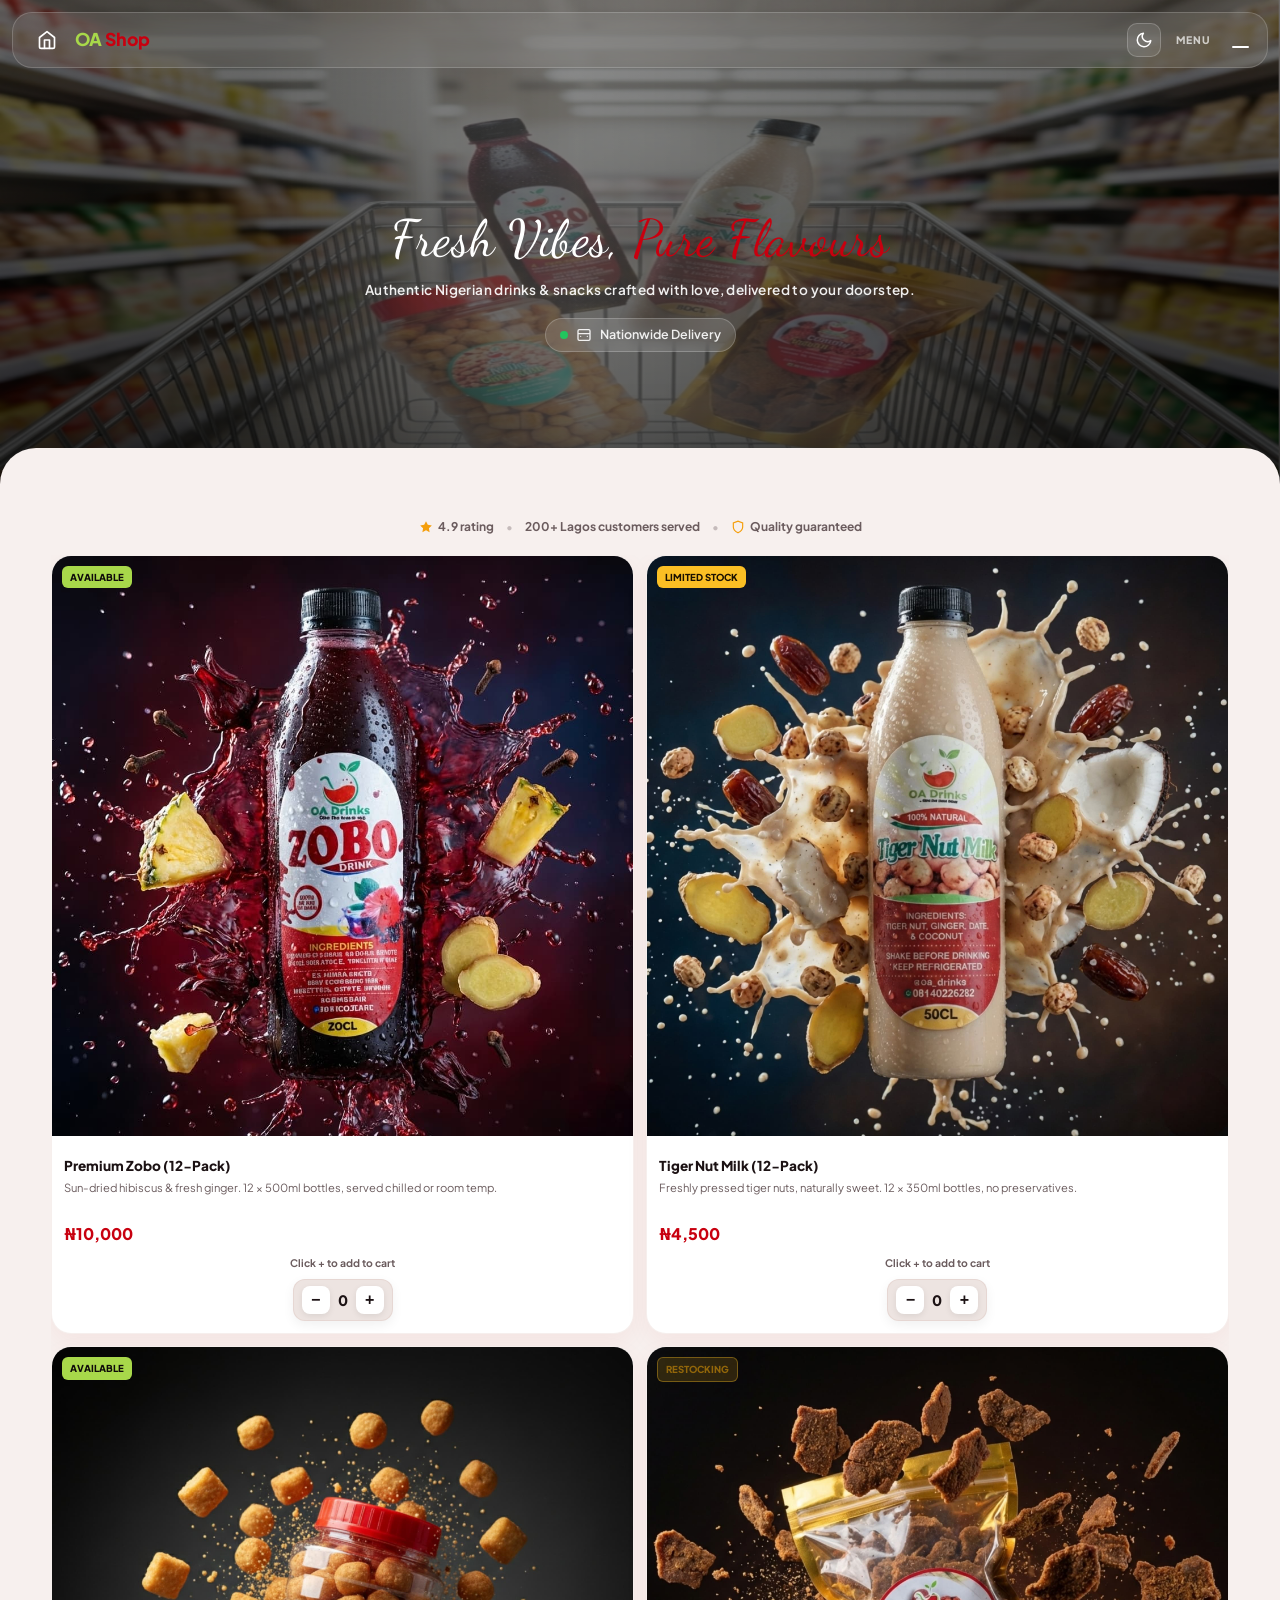
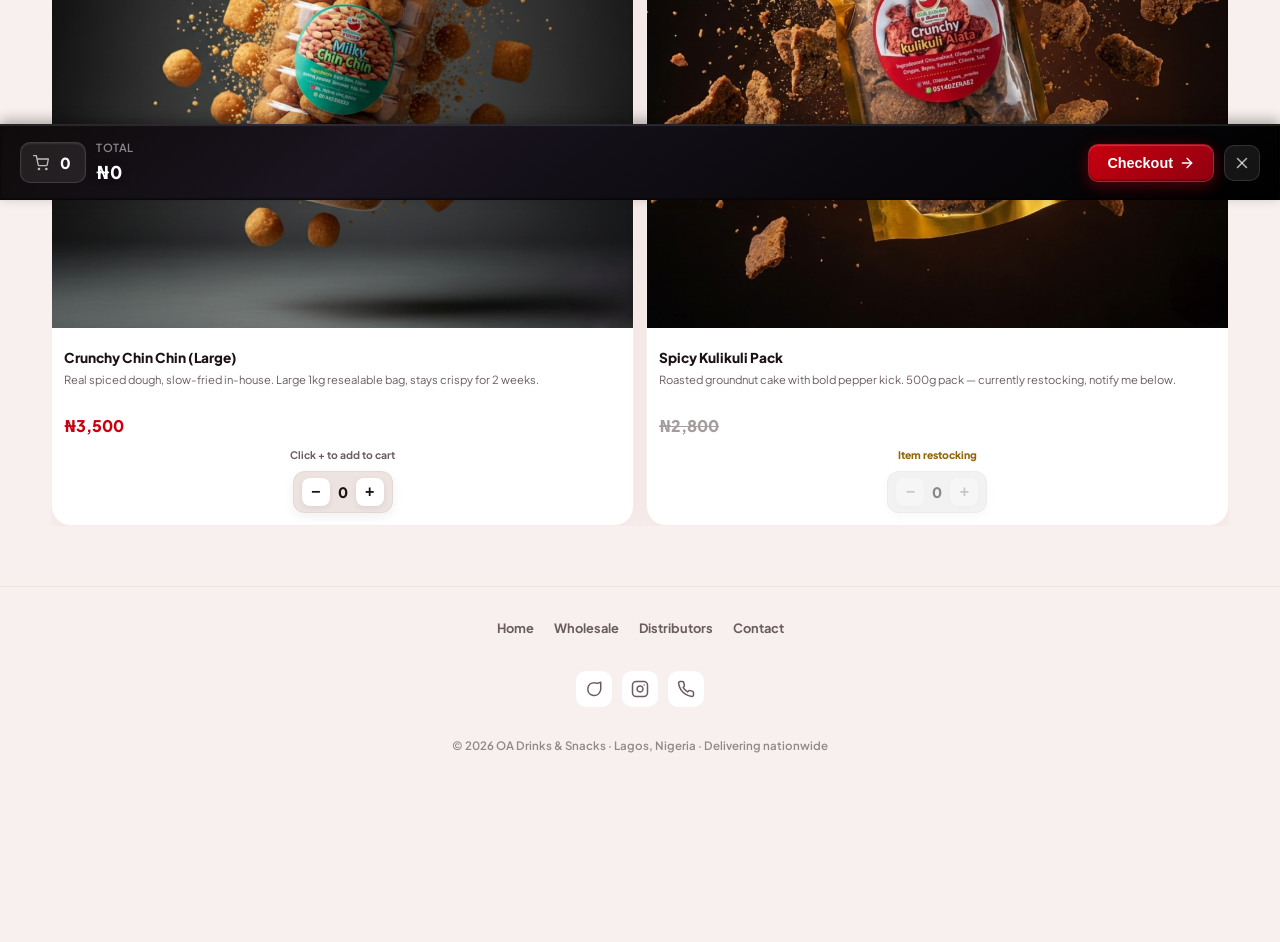
<file: consumer.html>
<!DOCTYPE html>
<html lang="en">
<head>
  <meta charset="UTF-8" />
  <meta name="viewport" content="width=device-width, initial-scale=1.0, viewport-fit=cover"/>
  <title>Shop Natural | OA Drinks & Snacks</title>
  <link rel="stylesheet" href="index.css" />
  <link rel="stylesheet" href="consumer.css" />
  <link href="https://fonts.googleapis.com/css2?family=Plus+Jakarta+Sans:wght@400;500;600;700;800&family=Montserrat:wght@700;900&family=Dancing+Script:wght@400;500&display=swap" rel="stylesheet">
  <link rel="stylesheet" href="bot.css">
  <script src="bot.js" defer></script>
</head>
<body data-page="consumer">

  <header class="header">
    <div class="logo-container">
      <a href="index.html" class="back-home-link" aria-label="Back to Home">
        <svg xmlns="http://www.w3.org/2000/svg" width="20" height="20" viewBox="0 0 24 24" fill="none" stroke="currentColor" stroke-width="2" stroke-linecap="round" stroke-linejoin="round" class="lucide lucide-home"><path d="m3 9 9-7 9 7v11a2 2 0 0 1-2 2H5a2 2 0 0 1-2-2z"/><polyline points="9 22 9 12 15 12 15 22"/></svg>
      </a>
      <div class="brand-text">
        <h1 class="brand-name"><span class="lime">OA</span> <span class="red">Shop</span></h1>
      </div>
    </div>

    <div class="nav-right-actions">
      <button id="theme-toggle" aria-label="Toggle Theme">
        <svg xmlns="http://www.w3.org/2000/svg" width="18" height="18" viewBox="0 0 24 24" fill="none" stroke="currentColor" stroke-width="2" stroke-linecap="round" stroke-linejoin="round"><path d="M21 12.79A9 9 0 1 1 11.21 3 7 7 0 0 0 21 12.79z"></path></svg>
      </button>

      <div class="nav-trigger-wrapper">
        <span class="menu-label">MENU</span>
        <button class="hamburger" aria-label="Toggle menu">
          <span class="line-top"></span>
          <span class="line-bottom"></span>
        </button>
      </div>
    </div>

    <nav class="mobile-menu">
      <ul>
        <li><a href="index.html">Home</a></li>
        <li><a href="business.html">Wholesale Hub</a></li>
        <li><a href="distributor.html">Distributors</a></li>
        <li><a href="#about">About Us</a></li>
        <li><a href="index.html#contact">Support</a></li>
      </ul>
    </nav>
  </header>

  <section class="parallax-hero">
    <picture>
      <source srcset="herocons-desktop.png" media="(min-width: 768px)">
      <img src="herocons-mobile.png" alt="" class="hero-img" fetchpriority="high" draggable="false">
    </picture>
    <div class="hero-shimmer-overlay"></div>
    <div class="hero-content">
      <h2 class="hero-title animate-slide-up">Fresh Vibes, <span class="red-text">Pure Flavours</span></h2>
      <p class="hero-subtitle animate-slide-up delay-1">Authentic Nigerian drinks & snacks crafted with love, delivered to your doorstep.</p>
      
      <div class="hero-micro-delivery">
        <span class="pulse-dot"></span>
        <svg xmlns="http://www.w3.org/2000/svg" width="16" height="16" viewBox="0 0 24 24" fill="none" stroke="currentColor" stroke-width="2" stroke-linecap="round" stroke-linejoin="round"><rect x="3" y="4" width="18" height="16" rx="2"/><path d="M7 14h.01"/><path d="M17 14h.01"/><path d="M4 10h16"/></svg>
        <span>Nationwide Delivery</span>
      </div>
    </div>
  </section>

  <main class="scroll-container">
    <section class="container section-padding">
      <div class="trust-bar">
        <span class="trust-item"><svg xmlns="http://www.w3.org/2000/svg" width="14" height="14" viewBox="0 0 24 24" fill="currentColor"><path d="M12 2l3.09 6.26L22 9.27l-5 4.87 1.18 6.88L12 17.77l-6.18 3.25L7 14.14 2 9.27l6.91-1.01L12 2z"/></svg> 4.9 rating</span>
        <span class="trust-sep">•</span>
        <span class="trust-item">200+ Lagos customers served</span>
        <span class="trust-sep">•</span>
        <span class="trust-item"><svg xmlns="http://www.w3.org/2000/svg" width="14" height="14" viewBox="0 0 24 24" fill="none" stroke="currentColor" stroke-width="2"><path d="M12 22s8-4 8-10V5l-8-3-8 3v7c0 6 8 10 8 10z"/></svg> Quality guaranteed</span>
      </div>
      <div class="product-grid">
        <div class="p-card slide-in" data-product-id="zobo-12">
          <div class="p-img-box">
            <img src="zobo.png" alt="Zobo">
            <span class="stock-pill available">Available</span>
          </div>
          <div class="p-details">
            <h3 class="p-title">Premium Zobo (12-Pack)</h3>
            <p class="p-desc">Sun-dried hibiscus &amp; fresh ginger. 12 × 500ml bottles, served chilled or room temp.</p>
            <div class="p-price" data-base-price="10000">&#x20a6;10,000</div>
            <div class="p-micro-guide">Click + to add to cart</div>
            <div class="p-action-row">
              <div class="qty-selector">
                <button class="qty-btn" onclick="updateQty('zobo-12', -1, 10000, 'Premium Zobo (12-Pack)')">&#x2212;</button>
                <span class="qty-val" id="qty-zobo-12">0</span>
                <button class="qty-btn" onclick="updateQty('zobo-12', 1, 10000, 'Premium Zobo (12-Pack)')">+</button>
              </div>
            </div>
          </div>
        </div>

        <div class="p-card slide-in" data-product-id="tiger-12">
          <div class="p-img-box">
            <img src="tigernut.png" alt="Tiger Nut">
            <span class="stock-pill limited">Limited Stock</span>
          </div>
          <div class="p-details">
            <h3 class="p-title">Tiger Nut Milk (12-Pack)</h3>
            <p class="p-desc">Freshly pressed tiger nuts, naturally sweet. 12 × 350ml bottles, no preservatives.</p>
            <div class="p-price" data-base-price="4500">&#x20a6;4,500</div>
            <div class="p-micro-guide">Click + to add to cart</div>
            <div class="p-action-row">
              <div class="qty-selector">
                <button class="qty-btn" onclick="updateQty('tiger-12', -1, 4500, 'Tiger Nut Milk (12-Pack)')">&#x2212;</button>
                <span class="qty-val" id="qty-tiger-12">0</span>
                <button class="qty-btn" onclick="updateQty('tiger-12', 1, 4500, 'Tiger Nut Milk (12-Pack)')">+</button>
              </div>
            </div>
          </div>
        </div>

        <div class="p-card slide-in" data-product-id="chinchin-large">
          <div class="p-img-box">
            <img src="chin.png" alt="Chin Chin">
            <span class="stock-pill available">Available</span>
          </div>
          <div class="p-details">
            <h3 class="p-title">Crunchy Chin Chin (Large)</h3>
            <p class="p-desc">Real spiced dough, slow-fried in-house. Large 1kg resealable bag, stays crispy for 2 weeks.</p>
            <div class="p-price" data-base-price="3500">&#x20a6;3,500</div>
            <div class="p-micro-guide">Click + to add to cart</div>
            <div class="p-action-row">
              <div class="qty-selector">
                <button class="qty-btn" onclick="updateQty('chinchin-large', -1, 3500, 'Crunchy Chin Chin (Large)')">&#x2212;</button>
                <span class="qty-val" id="qty-chinchin-large">0</span>
                <button class="qty-btn" onclick="updateQty('chinchin-large', 1, 3500, 'Crunchy Chin Chin (Large)')">+</button>
              </div>
            </div>
          </div>
        </div>

        <div class="p-card slide-in" data-product-id="kuli-pack">
          <div class="p-img-box">
            <img src="kuli.png" alt="Kulikuli">
            <span class="stock-pill out-of-stock">Restocking</span>
          </div>
          <div class="p-details">
            <h3 class="p-title">Spicy Kulikuli Pack</h3>
            <p class="p-desc">Roasted groundnut cake with bold pepper kick. 500g pack — currently restocking, notify me below.</p>
            <div class="p-price" data-base-price="2800">&#x20a6;2,800</div>
            <div class="p-micro-guide">Item restocking</div>
            <div class="p-action-row">
              <div class="qty-selector disabled-ui">
                <button class="qty-btn" disabled>&#x2212;</button>
                <span class="qty-val">0</span>
                <button class="qty-btn" disabled>+</button>
              </div>
            </div>
          </div>
        </div>
      </div>
    </section>

    <footer class="footer">
      <nav class="footer-nav">
        <a href="index.html">Home</a>
        <a href="business.html">Wholesale</a>
        <a href="distributor.html">Distributors</a>
        <a href="index.html#contact">Contact</a>
      </nav>
      <div class="footer-socials">
        <a href="https://wa.me/2348140226282" class="footer-social-link wa-accent" aria-label="WhatsApp">
          <svg xmlns="http://www.w3.org/2000/svg" width="18" height="18" viewBox="0 0 24 24" fill="none" stroke="currentColor" stroke-width="2" stroke-linecap="round" stroke-linejoin="round"><path d="M21 11.5a8.38 8.38 0 0 1-.9 3.8 8.5 8.5 0 1 1-7.6-11.7 8.38 8.38 0 0 1 3.8.9L21 3z"/></svg>
        </a>
        <a href="https://instagram.com/oa_drinks_and_snacks" target="_blank" class="footer-social-link" aria-label="Instagram">
          <svg xmlns="http://www.w3.org/2000/svg" width="18" height="18" viewBox="0 0 24 24" fill="none" stroke="currentColor" stroke-width="2" stroke-linecap="round" stroke-linejoin="round"><rect x="2" y="2" width="20" height="20" rx="5" ry="5"/><path d="M16 11.37A4 4 0 1 1 12.63 8 4 4 0 0 1 16 11.37z"/><line x1="17.5" y1="6.5" x2="17.51" y2="6.5"/></svg>
        </a>
        <a href="tel:08140226282" class="footer-social-link" aria-label="Call us">
          <svg xmlns="http://www.w3.org/2000/svg" width="18" height="18" viewBox="0 0 24 24" fill="none" stroke="currentColor" stroke-width="2" stroke-linecap="round" stroke-linejoin="round"><path d="M22 16.92v3a2 2 0 0 1-2.18 2 19.79 19.79 0 0 1-8.63-3.07 19.5 19.5 0 0 1-6-6 19.79 19.79 0 0 1-3.07-8.67A2 2 0 0 1 4.11 2h3a2 2 0 0 1 2 1.72 12.84 12.84 0 0 0 .7 2.81 2 2 0 0 1-.45 2.11L8.09 9.91a16 16 0 0 0 6 6l1.27-1.27a2 2 0 0 1 2.11-.45 12.84 12.84 0 0 0 2.81.7A2 2 0 0 1 22 16.92z"/></svg>
        </a>
      </div>
      <p class="footer-copy">© 2026 OA Drinks &amp; Snacks · Lagos, Nigeria · Delivering nationwide</p>
    </footer>
  </main>

  <div id="cart-bar" class="cart-bar">
    <div class="cart-content-wrapper">
      <div class="cart-info-section">
        <div class="cart-qty-badge">
          <svg xmlns="http://www.w3.org/2000/svg" width="16" height="16" viewBox="0 0 24 24" fill="none" stroke="currentColor" stroke-width="2" stroke-linecap="round" stroke-linejoin="round">
            <circle cx="9" cy="21" r="1"/><circle cx="20" cy="21" r="1"/><path d="M1 1h4l2.68 13.39a2 2 0 0 0 2 1.61h9.72a2 2 0 0 0 2-1.61L23 6H6"/>
          </svg>
          <span id="cart-qty-count">0</span>
        </div>
        <div class="cart-total-section">
          <span class="cart-total-label">Total</span>
          <strong id="cart-total-amount" class="cart-total-value">&#x20a6;0</strong>
        </div>
      </div>
      <div class="cart-actions-section">
        <button class="cart-checkout-mini" onclick="openCheckoutModal()">
          Checkout
          <svg xmlns="http://www.w3.org/2000/svg" width="16" height="16" viewBox="0 0 24 24" fill="none" stroke="currentColor" stroke-width="2" stroke-linecap="round" stroke-linejoin="round">
            <path d="M5 12h14"/><path d="m12 5 7 7-7 7"/>
          </svg>
        </button>
        <button class="cart-cancel-btn" onclick="hideCartBar()" aria-label="Close cart">
          <svg xmlns="http://www.w3.org/2000/svg" width="18" height="18" viewBox="0 0 24 24" fill="none" stroke="currentColor" stroke-width="2" stroke-linecap="round" stroke-linejoin="round">
            <path d="M18 6 6 18"/><path d="m6 6 12 12"/>
          </svg>
        </button>
      </div>
    </div>
  </div>

  <div id="checkout-modal" class="checkout-modal">
    <div class="checkout-modal-content">
      <div class="checkout-header">
        <button class="checkout-back-btn" onclick="closeCheckoutModal()" aria-label="Go back">
          <svg xmlns="http://www.w3.org/2000/svg" width="20" height="20" viewBox="0 0 24 24" fill="none" stroke="currentColor" stroke-width="2" stroke-linecap="round" stroke-linejoin="round">
            <path d="m15 18-6-6 6-6"/>
          </svg>
        </button>
        <h2 class="checkout-title">Review Order</h2>
      </div>
      
      <div class="checkout-scrollable">
        <div class="checkout-order-meta horizontal-meta">
          <div class="order-meta-item">
            <svg xmlns="http://www.w3.org/2000/svg" width="16" height="16" viewBox="0 0 24 24" fill="none" stroke="currentColor" stroke-width="2" stroke-linecap="round" stroke-linejoin="round">
              <path d="M3.85 8.62a4 4 0 0 1 4.78-4.77 4 4 0 0 1 6.74 0 4 4 0 0 1 4.78 4.78 4 4 0 0 1 0 6.74 4 4 0 0 1-4.77 4.78 4 4 0 0 1-6.75 0 4 4 0 0 1-4.78-4.77 4 4 0 0 1 0-6.76Z"/>
              <path d="m9 12 2 2 4-4"/>
            </svg>
            <div class="order-meta-content">
              <span class="order-meta-label">Order ID</span>
              <span class="order-meta-value" id="modal-order-id">OA-000000</span>
            </div>
          </div>
          <div class="order-meta-item">
            <svg xmlns="http://www.w3.org/2000/svg" width="16" height="16" viewBox="0 0 24 24" fill="none" stroke="currentColor" stroke-width="2" stroke-linecap="round" stroke-linejoin="round">
              <circle cx="12" cy="12" r="10"/><polyline points="12 6 12 12 16 14"/>
            </svg>
            <div class="order-meta-content">
              <span class="order-meta-label">Date &amp; Time</span>
              <span class="order-meta-value" id="modal-order-datetime">--:-- --</span>
            </div>
          </div>
        </div>

        <div class="checkout-section compact-items">
          <h3 class="checkout-section-title">Items</h3>
          <div class="checkout-items-list" id="checkout-items-list"></div>
        </div>
        
        <div class="checkout-section compact-delivery">
          <h3 class="checkout-section-title">Delivery Details</h3>
          <div class="checkout-form compact-form">
            <div class="form-grid-row dual-row">
              <div class="form-group compact-group" style="position:relative;">
                <label class="form-label">State <span class="req-star">*</span></label>
                <div class="con-search-wrapper">
                  <input type="text" class="form-control" id="form-state" placeholder="Search state…" oninput="handleConSearch('state', this.value)" autocomplete="off">
                  <svg class="con-search-icon" viewBox="0 0 24 24" fill="none" stroke="currentColor" stroke-width="2"><circle cx="11" cy="11" r="8"/><path d="m21 21-4.3-4.3"/></svg>
                </div>
                <div id="con-state-results" class="con-popover"></div>
              </div>

              <div class="form-group compact-group" style="position:relative;">
                <label class="form-label">LGA <span class="req-star">*</span></label>
                <div class="con-search-wrapper">
                  <input type="text" class="form-control" id="form-lga" placeholder="Search LGA…" oninput="handleConSearch('lga', this.value)" autocomplete="off">
                  <svg class="con-search-icon" viewBox="0 0 24 24" fill="none" stroke="currentColor" stroke-width="2"><path d="M20 10c0 6-8 12-8 12s-8-6-8-12a8 8 0 0 1 16 0Z"/><circle cx="12" cy="10" r="3"/></svg>
                </div>
                <div id="con-lga-results" class="con-popover"></div>
              </div>
            </div>

            <div class="form-grid-row dual-row">
              <div class="form-group compact-group">
                <label class="form-label">Full Name <span class="req-star">*</span></label>
                <input type="text" class="form-control" id="form-name" placeholder="e.g. Amaka Okafor" autocomplete="name">
              </div>
              <div class="form-group compact-group">
                <label class="form-label">Phone Number <span class="req-star">*</span></label>
                <input type="tel" class="form-control" id="form-phone" placeholder="08012345678" autocomplete="tel" inputmode="tel" maxlength="14" oninput="formatConPhone(this)">
              </div>
            </div>

            <div class="form-group compact-group">
              <label class="form-label">Sex <i>(Optional)</i></label>
              <div class="con-segmented-grid" id="con-sex-seg">
                <div class="con-segment-opt active" onclick="selectConSegment('Male', this)">
                  <svg class="con-seg-icon" viewBox="0 0 24 24" fill="none" stroke="currentColor" stroke-width="2"><path d="M12 12m-3 0a3 3 0 1 0 6 0a3 3 0 1 0 -6 0"/><path d="M12 12m-8 0a8 8 0 1 0 16 0a8 8 0 1 0 -16 0"/><path d="M12 12l8 -8"/><path d="M16 4l4 0l0 4"/></svg>
                  <span>Male</span>
                </div>
                <div class="con-segment-opt" onclick="selectConSegment('Female', this)">
                  <svg class="con-seg-icon" viewBox="0 0 24 24" fill="none" stroke="currentColor" stroke-width="2"><path d="M12 9m-5 0a5 5 0 1 0 10 0a5 5 0 1 0 -10 0"/><path d="M12 14l0 7"/><path d="M9 18l6 0"/></svg>
                  <span>Female</span>
                </div>
              </div>
            </div>

            <div class="form-group compact-group">
              <label class="form-label">Street Address <span class="req-star">*</span></label>
              <input type="text" class="form-control" id="form-address" placeholder="e.g. 12B Awolowo Way" autocomplete="street-address">
            </div>

            <div class="delivery-fee-inline">
              <svg xmlns="http://www.w3.org/2000/svg" width="15" height="15" viewBox="0 0 24 24" fill="none" stroke="currentColor" stroke-width="2" stroke-linecap="round" stroke-linejoin="round"><rect x="1" y="3" width="15" height="13"/><polygon points="16 8 20 8 23 11 23 16 16 16 16 8"/><circle cx="5.5" cy="18.5" r="2.5"/><circle cx="18.5" cy="18.5" r="2.5"/></svg>
              <div class="dfi-text">
                <span class="dfi-title">Delivery fee</span>
                <span class="dfi-detail">Lagos &#x20a6;1,500&#x2013;&#x20a6;3,000 &nbsp;|&nbsp; Other states &#x20a6;3,000&#x2013;&#x20a6;5,500</span>
                <span class="dfi-sub">Confirmed within 1 hour &nbsp;&#xb7;&nbsp; Same-day available in Lagos</span>
              </div>
            </div>
          </div>
        </div>

        <div class="checkout-summary compact-summary">
          <div class="summary-row">
            <span class="summary-label">Subtotal</span>
            <span class="summary-value" id="checkout-subtotal-amount">&#x20a6;0</span>
          </div>
          <div class="checkout-discount-info" id="checkout-discount-info"></div>
          <div class="summary-row summary-total">
            <span class="summary-label">Total</span>
            <span class="summary-value" id="checkout-total-amount">&#x20a6;0</span>
          </div>

        </div>
      </div>

      <div class="checkout-footer">
        <button class="checkout-confirm-btn" onclick="processWhatsAppOrder()">
          Complete Order
        </button>
      </div>
    </div>
  </div>

  <div id="success-modal" class="success-modal">
    <div class="success-modal-content">
      <div class="success-icon-wrapper">
        <div class="success-icon">
          <svg xmlns="http://www.w3.org/2000/svg" width="40" height="40" viewBox="0 0 24 24" fill="none" stroke="currentColor" stroke-width="3" stroke-linecap="round" stroke-linejoin="round">
            <polyline points="20 6 9 17 4 12"/>
          </svg>
        </div>
      </div>
      
      <h2 class="success-title">Order Confirmed!</h2>
      <p class="success-subtitle">Thank you for choosing OA Drinks &amp; Snacks</p>
      
      <div class="success-tracking-map">
        <div class="tracking-map-item completed">
          <div class="tracking-map-node">
            <div class="tracking-map-dot"></div>
            <svg xmlns="http://www.w3.org/2000/svg" width="16" height="16" viewBox="0 0 24 24" fill="none" stroke="currentColor" stroke-width="2" stroke-linecap="round" stroke-linejoin="round">
              <polyline points="20 6 9 17 4 12"/>
            </svg>
          </div>
          <div class="tracking-map-content">
            <span class="tracking-map-label">Order Received</span>
            <span class="tracking-map-time">Just now</span>
          </div>
          <div class="tracking-map-line"></div>
        </div>
        
        <div class="tracking-map-item active">
          <div class="tracking-map-node">
            <div class="tracking-map-dot pulsing"></div>
            <svg xmlns="http://www.w3.org/2000/svg" width="16" height="16" viewBox="0 0 24 24" fill="none" stroke="currentColor" stroke-width="2" stroke-linecap="round" stroke-linejoin="round">
              <path d="M16 21v-2a4 4 0 0 0-4-4H6a4 4 0 0 0-4 4v2"/><circle cx="9" cy="7" r="4"/><path d="M22 21v-2a4 4 0 0 0-3-3.87"/><path d="M16 3.13a4 4 0 0 1 0 7.75"/>
            </svg>
          </div>
          <div class="tracking-map-content">
            <span class="tracking-map-label">Confirming Details</span>
            <span class="tracking-map-time">In progress</span>
          </div>
          <div class="tracking-map-line"></div>
        </div>
        
        <div class="tracking-map-item pending">
          <div class="tracking-map-node">
            <div class="tracking-map-dot"></div>
            <svg xmlns="http://www.w3.org/2000/svg" width="16" height="16" viewBox="0 0 24 24" fill="none" stroke="currentColor" stroke-width="2" stroke-linecap="round" stroke-linejoin="round">
              <rect x="1" y="3" width="15" height="13"/><polygon points="16 8 20 8 23 11 23 16 16 16 16 8"/><circle cx="5.5" cy="18.5" r="2.5"/><circle cx="18.5" cy="18.5" r="2.5"/>
            </svg>
          </div>
          <div class="tracking-map-content">
            <span class="tracking-map-label">Out for Delivery</span>
            <span class="tracking-map-time">Pending</span>
          </div>
        </div>
      </div>

      <div class="success-notice">
        <svg xmlns="http://www.w3.org/2000/svg" width="18" height="18" viewBox="0 0 24 24" fill="none" stroke="currentColor" stroke-width="2" stroke-linecap="round" stroke-linejoin="round">
          <rect x="2" y="6" width="20" height="12" rx="2"/><path d="m2 7 8.97 5.7a1.94 1.94 0 0 0 2.06 0L22 7"/>
        </svg>
        <p>Your order details are ready. Tap the button below to send them directly to our team on WhatsApp.</p>
      </div>

      <div class="success-whatsapp-redirect">
        <a id="whatsapp-cta-btn" class="whatsapp-cta-btn" href="#" target="_blank" rel="noopener noreferrer" onclick="handleWhatsAppSend()">
          <span class="wa-cta-icon">
            <svg xmlns="http://www.w3.org/2000/svg" width="24" height="24" viewBox="0 0 24 24" fill="currentColor">
              <path d="M17.472 14.382c-.297-.149-1.758-.867-2.03-.967-.273-.099-.471-.148-.67.15-.197.297-.767.966-.94 1.164-.173.199-.347.223-.644.075-.297-.15-1.255-.463-2.39-1.475-.883-.788-1.48-1.761-1.653-2.059-.173-.297-.018-.458.13-.606.134-.133.298-.347.446-.52.149-.174.198-.298.298-.497.099-.198.05-.371-.025-.52-.075-.149-.669-1.612-.916-2.207-.242-.579-.487-.5-.669-.51-.173-.008-.371-.01-.57-.01-.198 0-.52.074-.792.372-.272.297-1.04 1.016-1.04 2.479 0 1.462 1.065 2.875 1.213 3.074.149.198 2.096 3.2 5.077 4.487.709.306 1.262.489 1.694.625.712.227 1.36.195 1.871.118.571-.085 1.758-.719 2.006-1.413.248-.694.248-1.289.173-1.413-.074-.124-.272-.198-.57-.347z"/>
              <path d="M12 0C5.373 0 0 5.373 0 12c0 2.123.554 4.117 1.523 5.845L.057 23.273a.75.75 0 0 0 .92.92l5.43-1.466A11.944 11.944 0 0 0 12 24c6.627 0 12-5.373 12-12S18.627 0 12 0zm0 21.818a9.818 9.818 0 0 1-5.006-1.369l-.36-.214-3.724 1.006 1.006-3.724-.213-.36A9.818 9.818 0 0 1 2.182 12C2.182 6.57 6.57 2.182 12 2.182S21.818 6.57 21.818 12 17.43 21.818 12 21.818z"/>
            </svg>
          </span>
          <span class="wa-cta-label">Send Order on WhatsApp</span>
          <span class="wa-cta-arrow">
            <svg xmlns="http://www.w3.org/2000/svg" width="18" height="18" viewBox="0 0 24 24" fill="none" stroke="currentColor" stroke-width="2.5" stroke-linecap="round" stroke-linejoin="round">
              <path d="M5 12h14"/><path d="m12 5 7 7-7 7"/>
            </svg>
          </span>
        </a>
        <p class="wa-cta-hint">Tap above to forward your order &#x2014; it only takes a second</p>
      </div>
    </div>
  </div>

  <script src="index.js"></script>
  <script src="locations.js"></script>
  <script src="consumer.js"></script>
</body>
</html>
</file>
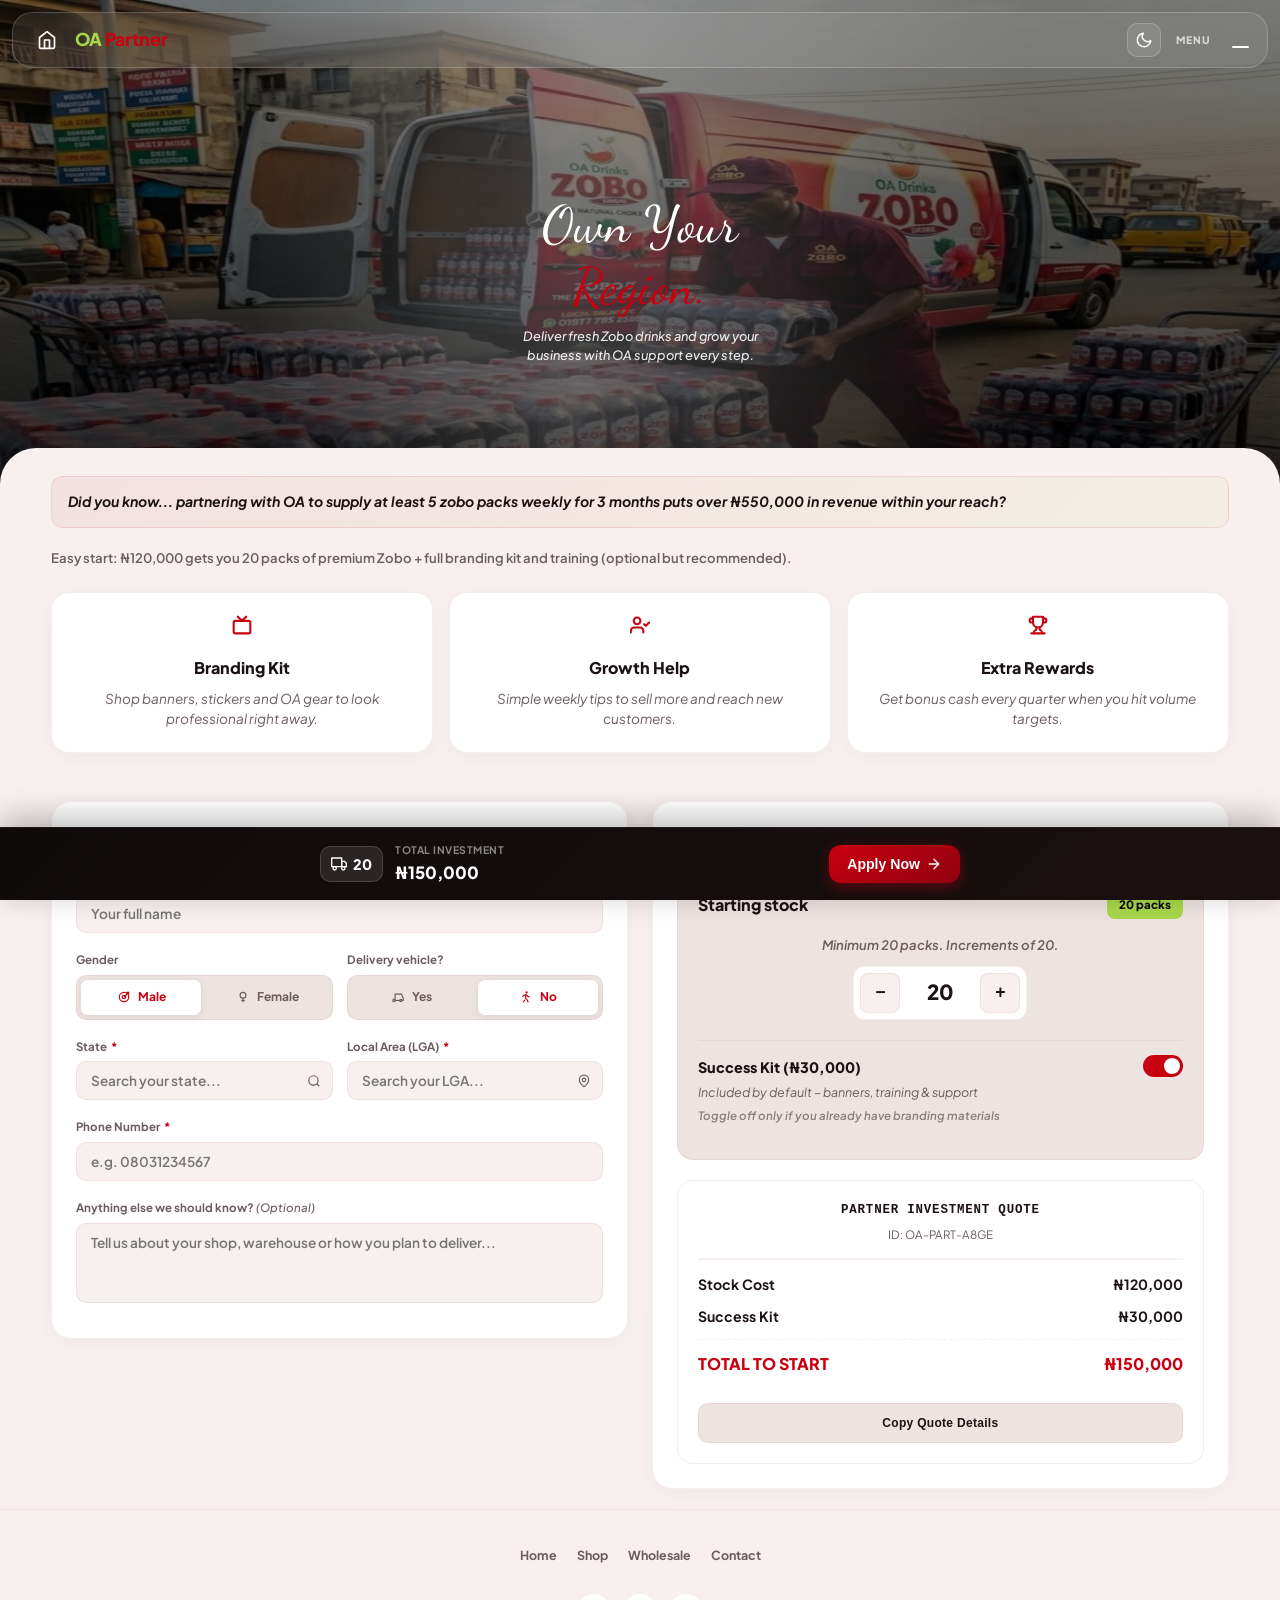
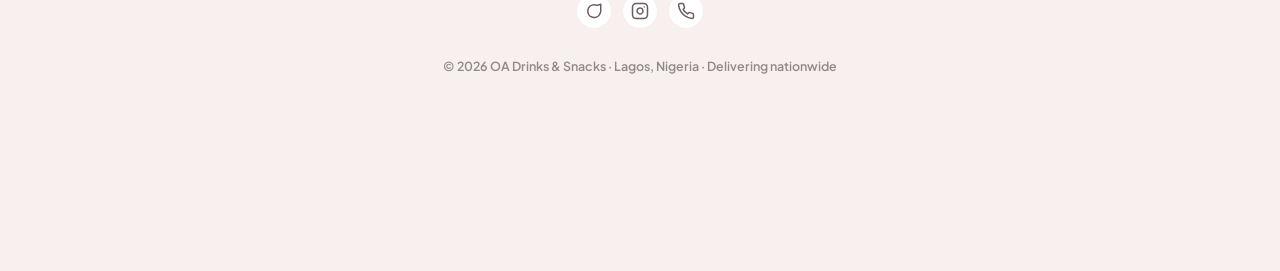
<file: distributor.html>
<!DOCTYPE html>
<html lang="en">
<head>
  <meta charset="UTF-8" />
  <meta name="viewport" content="width=device-width, initial-scale=1.0, viewport-fit=cover"/>
  <title>Partner Portal | OA Drinks & Snacks</title>
  <link rel="stylesheet" href="index.css" />
  <link rel="stylesheet" href="distributor.css" />
  <link href="https://fonts.googleapis.com/css2?family=Plus+Jakarta+Sans:wght@400;500;600;700;800&family=Montserrat:wght@700;900&family=Dancing+Script:wght@400;500;600;700&display=swap" rel="stylesheet">
  <link rel="stylesheet" href="bot.css">
  <script src="bot.js" defer></script>
</head>
<body data-page="distributor">

  <div id="preloader" class="shimmer">
    <div class="skeleton-header"></div>
    <div class="skeleton-hero"></div>
  </div>

  <div id="copy-toast" class="toast-popup">Copied!</div>

  <header class="header">
    <div class="logo-container">
      <a href="index.html" class="back-home-link" aria-label="Back to Home">
        <svg xmlns="http://www.w3.org/2000/svg" width="20" height="20" viewBox="0 0 24 24" fill="none" stroke="currentColor" stroke-width="2" stroke-linecap="round" stroke-linejoin="round" class="lucide lucide-home"><path d="m3 9 9-7 9 7v11a2 2 0 0 1-2 2H5a2 2 0 0 1-2-2z"/><polyline points="9 22 9 12 15 12 15 22"/></svg>
      </a>
      <div class="brand-text">
        <h1 class="brand-name"><span class="lime">OA</span> <span class="red">Partner</span></h1>
      </div>
    </div>

    <div class="nav-right-actions">
      <button id="theme-toggle" aria-label="Toggle Theme">
        <svg xmlns="http://www.w3.org/2000/svg" width="18" height="18" viewBox="0 0 24 24" fill="none" stroke="currentColor" stroke-width="2" stroke-linecap="round" stroke-linejoin="round"><path d="M21 12.79A9 9 0 1 1 11.21 3 7 7 0 0 0 21 12.79z"/></svg>
      </button>
      <div class="nav-trigger-wrapper">
        <span class="menu-label">MENU</span>
        <button class="hamburger" aria-label="Toggle menu">
          <span class="line-top"></span>
          <span class="line-bottom"></span>
        </button>
      </div>
    </div>

    <nav class="mobile-menu">
      <ul>
        <li><a href="index.html">Home</a></li>
        <li><a href="consumer.html">Shop Here</a></li>
        <li><a href="business.html">Wholesale Hub</a></li>
        <li><a href="index.html#contact">Support</a></li>
      </ul>
    </nav>
  </header>

  <section class="parallax-hero">
    <picture>
      <source srcset="herodis-desktop.png" media="(min-width: 768px)">
      <img src="herodis-mobile.png" alt="" class="hero-img" fetchpriority="high" draggable="false">
    </picture>
    <div class="hero-shimmer-overlay"></div>
    <div class="hero-shade"></div>
    <div class="hero-content">
      <h2 class="hero-title animate-slide-up"><span class="white-text">Own Your</span> <br><span class="red-text">Region.</span></h2>
      <p class="hero-mini-desc animate-slide-up delay-1"><i>Deliver fresh Zobo drinks and grow your business with OA support every step.</i></p>
    </div>
  </section>

  <main class="scroll-container">

    <section class="container section-padding">
      <p class="micro-guide profit-hook">Did you know... partnering with OA to supply at least 5 zobo packs weekly for 3 months puts over ₦550,000 in revenue within your reach?</p>

      <p class="micro-guide" style="font-style:normal; font-size:0.82rem; color:var(--text-muted); margin:20px 0;">Easy start: ₦120,000 gets you 20 packs of premium Zobo + full branding kit and training (optional but recommended).</p>

      <div class="perks-grid">
        <div class="perk-card">
          <div class="perk-icon">
            <svg xmlns="http://www.w3.org/2000/svg" width="20" height="20" viewBox="0 0 24 24" fill="none" stroke="var(--zobo-red)" stroke-width="2.5" stroke-linecap="round" stroke-linejoin="round"><rect x="2" y="7" width="20" height="15" rx="2" ry="2"/><polyline points="17 2 12 7 7 2"/></svg>
          </div>
          <h4>Branding Kit</h4>
          <p><i>Shop banners, stickers and OA gear to look professional right away.</i></p>
        </div>
        <div class="perk-card">
          <div class="perk-icon">
            <svg xmlns="http://www.w3.org/2000/svg" width="20" height="20" viewBox="0 0 24 24" fill="none" stroke="var(--zobo-red)" stroke-width="2.5" stroke-linecap="round" stroke-linejoin="round"><path d="M16 21v-2a4 4 0 0 0-4-4H5a4 4 0 0 0-4 4v2"/><circle cx="8.5" cy="7" r="4"/><polyline points="17 11 19 13 23 9"/></svg>
          </div>
          <h4>Growth Help</h4>
          <p><i>Simple weekly tips to sell more and reach new customers.</i></p>
        </div>
        <div class="perk-card">
          <div class="perk-icon">
            <svg xmlns="http://www.w3.org/2000/svg" width="20" height="20" viewBox="0 0 24 24" fill="none" stroke="var(--zobo-red)" stroke-width="2.5" stroke-linecap="round" stroke-linejoin="round"><path d="M6 9H4.5a2.5 2.5 0 0 1 0-5H6"/><path d="M18 9h1.5a2.5 2.5 0 0 0 0-5H18"/><path d="M4 22h16"/><path d="M10 14.66V17c0 .55-.47.98-.97 1.21C7.85 18.75 7 20.24 7 22"/><path d="M14 14.66V17c0 .55.47.98.97 1.21C16.15 18.75 17 20.24 17 22"/><path d="M18 2H6v7a6 6 0 0 0 12 0V2Z"/></svg>
          </div>
          <h4>Extra Rewards</h4>
          <p><i>Get bonus cash every quarter when you hit volume targets.</i></p>
        </div>
      </div>
    </section>

    <section class="container section-padding">
      <div class="distributor-grid">

        <!-- LEFT: Coverage form -->
        <div class="order-panel slide-in">
          <h3 class="panel-title">Tell us about your coverage area</h3>
          <div class="form-container">
            <div class="shadcn-form-grid">

              <div class="form-group span-2">
                <label>Full Name <span class="req-star">*</span></label>
                <input type="text" id="p-name" class="shadcn-input" placeholder="Your full name" autocomplete="name">
              </div>

              <div class="form-group">
                <label>Gender</label>
                <div class="segmented-grid">
                  <div class="segment-option active" onclick="selectSegment('sex', 'Male', this)">
                    <svg class="seg-icon" viewBox="0 0 24 24" fill="none" stroke="currentColor" stroke-width="2"><path d="M12 12m-3 0a3 3 0 1 0 6 0a3 3 0 1 0 -6 0"/><path d="M12 12m-8 0a8 8 0 1 0 16 0a8 8 0 1 0 -16 0"/><path d="M12 12l8 -8"/><path d="M16 4l4 0l0 4"/></svg>
                    <span>Male</span>
                  </div>
                  <div class="segment-option" onclick="selectSegment('sex', 'Female', this)">
                    <svg class="seg-icon" viewBox="0 0 24 24" fill="none" stroke="currentColor" stroke-width="2"><path d="M12 9m-5 0a5 5 0 1 0 10 0a5 5 0 1 0 -10 0"/><path d="M12 14l0 7"/><path d="M9 18l6 0"/></svg>
                    <span>Female</span>
                  </div>
                </div>
              </div>

              <div class="form-group">
                <label>Delivery vehicle?</label>
                <div class="segmented-grid">
                  <div class="segment-option" onclick="selectSegment('vehicle', 'Yes', this)">
                    <svg class="seg-icon" viewBox="0 0 24 24" fill="none" stroke="currentColor" stroke-width="2"><path d="M5 18m-2 0a2 2 0 1 0 4 0a2 2 0 1 0 -4 0"/><path d="M17 18m-2 0a2 2 0 1 0 4 0a2 2 0 1 0 -4 0"/><path d="M19 18h2v-4l-3 -7h-11v11h2"/><path d="M7 18h10"/></svg>
                    <span>Yes</span>
                  </div>
                  <div class="segment-option active" onclick="selectSegment('vehicle', 'No', this)">
                    <svg class="seg-icon" viewBox="0 0 24 24" fill="none" stroke="currentColor" stroke-width="2"><path d="M13 4m-1 0a1 1 0 1 0 2 0a1 1 0 1 0 -2 0"/><path d="M7 21l3 -4"/><path d="M16 21l-2 -4l-3 -3l1 -6"/><path d="M6 12l2 -3l4 -1l3 3l3 1"/></svg>
                    <span>No</span>
                  </div>
                </div>
              </div>

              <div class="form-group" style="position:relative;">
                <label>State <span class="req-star">*</span></label>
                <div class="search-input-wrapper">
                  <input type="text" id="p-state" class="shadcn-input" placeholder="Search your state..." oninput="handleSearch('state', this.value)" autocomplete="off">
                  <svg class="search-mini-icon" viewBox="0 0 24 24" fill="none" stroke="currentColor" stroke-width="2"><circle cx="11" cy="11" r="8"/><path d="m21 21-4.3-4.3"/></svg>
                </div>
                <div id="state-results" class="shadcn-popover"></div>
              </div>

              <div class="form-group" style="position:relative;">
                <label>Local Area (LGA) <span class="req-star">*</span></label>
                <div class="search-input-wrapper">
                  <input type="text" id="p-region" class="shadcn-input" placeholder="Search your LGA..." oninput="handleSearch('region', this.value)" autocomplete="off">
                  <svg class="search-mini-icon" viewBox="0 0 24 24" fill="none" stroke="currentColor" stroke-width="2"><path d="M20 10c0 6-8 12-8 12s-8-6-8-12a8 8 0 0 1 16 0Z"/><circle cx="12" cy="10" r="3"/></svg>
                </div>
                <div id="region-results" class="shadcn-popover"></div>
              </div>

              <div class="form-group span-2">
                <label>Phone Number <span class="req-star">*</span></label>
                <input type="tel" id="p-phone" class="shadcn-input" placeholder="e.g. 08031234567" maxlength="14" onblur="formatPhone(this)" autocomplete="tel" inputmode="tel">
              </div>

              <div class="form-group span-2">
                <label>Anything else we should know? <i>(Optional)</i></label>
                <textarea id="p-comments" class="shadcn-input" style="height:80px;resize:none;" placeholder="Tell us about your shop, warehouse or how you plan to deliver..."></textarea>
              </div>

            </div>
          </div>
        </div>

        <!-- RIGHT: Investment calc -->
        <div class="aggregator-panel slide-in">
          <h3 class="panel-title">Your starting investment</h3>
          <div class="deal-card">
            <div class="deal-header">
              <h4>Starting stock</h4>
              <span class="deal-badge" id="deal-badge-qty">20 packs</span>
            </div>

            <div class="qty-container-dist">
              <p class="micro-guide"><i>Minimum 20 packs. Increments of 20.</i></p>
              <div class="qty-selector modern-mini">
                <button class="qty-btn" onclick="updateDistStock(-20)">−</button>
                <span class="qty-val" id="dist-qty">20</span>
                <button class="qty-btn" onclick="updateDistStock(20)">+</button>
              </div>
            </div>

            <div class="toggle-wrapper" style="margin-top:20px;">
              <div class="toggle-text">
                <strong>Success Kit (₦30,000)</strong>
                <p><i>Included by default – banners, training &amp; support</i></p>
                <p class="micro-guide toggle-hint">Toggle off only if you already have branding materials</p>
              </div>
              <label class="shadcn-switch">
                <input type="checkbox" id="kit-toggle" checked onchange="calculateDistTotal()">
                <span class="switch-slider"></span>
              </label>
            </div>
          </div>

          <div class="receipt-container modern-styled">
            <div class="receipt-header">
              <h4>PARTNER INVESTMENT QUOTE</h4>
              <p id="dist-id">ID: OA-PART-XXXX</p>
            </div>
            <div class="receipt-body">
              <div class="r-line"><span>Stock Cost</span> <span id="d-cost">₦120,000</span></div>
              <div class="r-line"><span>Success Kit</span> <span id="d-kit">₦30,000</span></div>
              <div class="r-divider"></div>
              <div class="r-line total"><span>TOTAL TO START</span> <span id="d-total">₦150,000</span></div>
            </div>
            <button class="copy-btn" onclick="copyDistReceipt()">Copy Quote Details</button>
          </div>
        </div>

      </div>
    </section>

    <footer class="footer">
      <nav class="footer-nav">
        <a href="index.html">Home</a>
        <a href="consumer.html">Shop</a>
        <a href="business.html">Wholesale</a>
        <a href="index.html#contact">Contact</a>
      </nav>
      <div class="footer-socials">
        <a href="https://wa.me/2348140226282" class="footer-social-link wa-accent" aria-label="WhatsApp">
          <svg xmlns="http://www.w3.org/2000/svg" width="18" height="18" viewBox="0 0 24 24" fill="none" stroke="currentColor" stroke-width="2" stroke-linecap="round" stroke-linejoin="round"><path d="M21 11.5a8.38 8.38 0 0 1-.9 3.8 8.5 8.5 0 1 1-7.6-11.7 8.38 8.38 0 0 1 3.8.9L21 3z"/></svg>
        </a>
        <a href="https://instagram.com/oa_drinks_and_snacks" target="_blank" class="footer-social-link" aria-label="Instagram">
          <svg xmlns="http://www.w3.org/2000/svg" width="18" height="18" viewBox="0 0 24 24" fill="none" stroke="currentColor" stroke-width="2" stroke-linecap="round" stroke-linejoin="round"><rect x="2" y="2" width="20" height="20" rx="5" ry="5"/><path d="M16 11.37A4 4 0 1 1 12.63 8 4 4 0 0 1 16 11.37z"/><line x1="17.5" y1="6.5" x2="17.51" y2="6.5"/></svg>
        </a>
        <a href="tel:08140226282" class="footer-social-link" aria-label="Call us">
          <svg xmlns="http://www.w3.org/2000/svg" width="18" height="18" viewBox="0 0 24 24" fill="none" stroke="currentColor" stroke-width="2" stroke-linecap="round" stroke-linejoin="round"><path d="M22 16.92v3a2 2 0 0 1-2.18 2 19.79 19.79 0 0 1-8.63-3.07 19.5 19.5 0 0 1-6-6 19.79 19.79 0 0 1-3.07-8.67A2 2 0 0 1 4.11 2h3a2 2 0 0 1 2 1.72 12.84 12.84 0 0 0 .7 2.81 2 2 0 0 1-.45 2.11L8.09 9.91a16 16 0 0 0 6 6l1.27-1.27a2 2 0 0 1 2.11-.45 12.84 12.84 0 0 0 2.81.7A2 2 0 0 1 22 16.92z"/></svg>
        </a>
      </div>
      <p class="footer-copy">© 2026 OA Drinks &amp; Snacks · Lagos, Nigeria · Delivering nationwide</p>
    </footer>
  </main>

  <!-- Cart bar -->
  <div id="dist-bar" class="cart-bar active">
    <div class="cart-content-wrapper">
      <div class="cart-info-section">
        <div class="cart-qty-badge">
          <svg xmlns="http://www.w3.org/2000/svg" width="16" height="16" viewBox="0 0 24 24" fill="none" stroke="currentColor" stroke-width="2" stroke-linecap="round" stroke-linejoin="round">
            <rect x="1" y="3" width="15" height="13"/><polygon points="16 8 20 8 23 11 23 16 16 16 16 8"/><circle cx="5.5" cy="18.5" r="2.5"/><circle cx="18.5" cy="18.5" r="2.5"/>
          </svg>
          <span id="bar-qty">20</span>
        </div>
        <div class="cart-total-section">
          <span class="cart-total-label">Total Investment</span>
          <strong id="bar-total" class="cart-total-value">&#x20a6;150,000</strong>
        </div>
      </div>
      <div class="cart-actions-section">
        <button class="cart-checkout-mini" onclick="openApplyModal()">
          Apply Now
          <svg xmlns="http://www.w3.org/2000/svg" width="16" height="16" viewBox="0 0 24 24" fill="none" stroke="currentColor" stroke-width="2" stroke-linecap="round" stroke-linejoin="round">
            <path d="M5 12h14"/><path d="m12 5 7 7-7 7"/>
          </svg>
        </button>
      </div>
    </div>
  </div>

  <!-- Apply modal -->
  <div id="apply-modal" class="checkout-modal" style="display:none">
    <div class="checkout-modal-content">
      <div class="checkout-header">
        <button class="checkout-back-btn" onclick="closeApplyModal()" aria-label="Go back">
          <svg xmlns="http://www.w3.org/2000/svg" width="20" height="20" viewBox="0 0 24 24" fill="none" stroke="currentColor" stroke-width="2" stroke-linecap="round" stroke-linejoin="round">
            <path d="m15 18-6-6 6-6"/>
          </svg>
        </button>
        <h2 class="checkout-title">Ready to Join OA?</h2>
      </div>

      <div class="checkout-scrollable">
        <div class="apply-notice">
          <svg xmlns="http://www.w3.org/2000/svg" width="24" height="24" viewBox="0 0 24 24" fill="none" stroke="currentColor" stroke-width="2" stroke-linecap="round" stroke-linejoin="round"><path d="M12 22s8-4 8-10V5l-8-3-8 3v7c0 6 8 10 8 10z"/><path d="m9 12 2 2 4-4"/></svg>
          <h3>You're almost there!</h3>
          <p>Our team will review your application quickly and you'll get full support — training, marketing materials, and priority stock access.</p>
          <p class="micro-hint">We're excited to grow with you. Let's get started!</p>
        </div>

        <div class="checkout-section compact-items">
          <h3 class="checkout-section-title">Investment Summary</h3>
          <div class="checkout-summary compact-summary">
            <div class="summary-row">
              <span class="summary-label">Stock (<span id="modal-qty-label">20</span> packs)</span>
              <span class="summary-value" id="modal-stock-cost">₦120,000</span>
            </div>
            <div class="summary-row">
              <span class="summary-label">Success Kit</span>
              <span class="summary-value" id="modal-kit-cost">₦30,000</span>
            </div>
            <div class="summary-row summary-total">
              <span class="summary-label">Total to Start</span>
              <span class="summary-value" id="modal-total">₦150,000</span>
            </div>
          </div>
        </div>

        <div class="checkout-section compact-delivery">
          <h3 class="checkout-section-title">Your Details</h3>
          <div class="apply-detail-recap" id="modal-detail-recap">
            <!-- populated by JS -->
          </div>
        </div>

        <div class="checkout-summary compact-summary">
          <div class="checkout-delivery-notice compact-notice">
            By proceeding, you agree to our <a href="index.html#contact" style="color:inherit;text-decoration:underline;opacity:0.85;">terms and conditions</a>.
          </div>
        </div>
      </div>

      <div class="checkout-footer">
        <button class="checkout-confirm-btn" onclick="processWhatsAppApplication()">
          Yes, I'm Interested!
        </button>
      </div>
    </div>
  </div>

  <!-- Success modal -->
  <div id="success-modal" class="success-modal" style="display:none">
    <div class="success-modal-content">
      <div class="success-icon-wrapper">
        <div class="success-icon">
          <svg xmlns="http://www.w3.org/2000/svg" width="40" height="40" viewBox="0 0 24 24" fill="none" stroke="currentColor" stroke-width="3" stroke-linecap="round" stroke-linejoin="round">
            <polyline points="20 6 9 17 4 12"/>
          </svg>
        </div>
      </div>

      <h2 class="success-title">Application Ready!</h2>
      <p class="success-subtitle">Thank you for partnering with OA Drinks &amp; Snacks</p>

      <div class="success-notice">
        <svg xmlns="http://www.w3.org/2000/svg" width="18" height="18" viewBox="0 0 24 24" fill="none" stroke="currentColor" stroke-width="2" stroke-linecap="round" stroke-linejoin="round">
          <rect x="2" y="6" width="20" height="12" rx="2"/><path d="m2 7 8.97 5.7a1.94 1.94 0 0 0 2.06 0L22 7"/>
        </svg>
        <p>Your application is ready to send. Tap the button below to forward it directly to our team on WhatsApp.</p>
      </div>

      <div class="success-whatsapp-redirect">
        <a id="wa-apply-btn" class="whatsapp-cta-btn" href="#" target="_blank" rel="noopener noreferrer" onclick="handleWAApplicationSend()">
          <span class="wa-cta-icon">
            <svg xmlns="http://www.w3.org/2000/svg" width="24" height="24" viewBox="0 0 24 24" fill="currentColor">
              <path d="M17.472 14.382c-.297-.149-1.758-.867-2.03-.967-.273-.099-.471-.148-.67.15-.197.297-.767.966-.94 1.164-.173.199-.347.223-.644.075-.297-.15-1.255-.463-2.39-1.475-.883-.788-1.48-1.761-1.653-2.059-.173-.297-.018-.458.13-.606.134-.133.298-.347.446-.52.149-.174.198-.298.298-.497.099-.198.05-.371-.025-.52-.075-.149-.669-1.612-.916-2.207-.242-.579-.487-.5-.669-.51-.173-.008-.371-.01-.57-.01-.198 0-.52.074-.792.372-.272.297-1.04 1.016-1.04 2.479 0 1.462 1.065 2.875 1.213 3.074.149.198 2.096 3.2 5.077 4.487.709.306 1.262.489 1.694.625.712.227 1.36.195 1.871.118.571-.085 1.758-.719 2.006-1.413.248-.694.248-1.289.173-1.413-.074-.124-.272-.198-.57-.347z"/>
              <path d="M12 0C5.373 0 0 5.373 0 12c0 2.123.554 4.117 1.523 5.845L.057 23.273a.75.75 0 0 0 .92.92l5.43-1.466A11.944 11.944 0 0 0 12 24c6.627 0 12-5.373 12-12S18.627 0 12 0zm0 21.818a9.818 9.818 0 0 1-5.006-1.369l-.36-.214-3.724 1.006 1.006-3.724-.213-.36A9.818 9.818 0 0 1 2.182 12C2.182 6.57 6.57 2.182 12 2.182S21.818 6.57 21.818 12 17.43 21.818 12 21.818z"/>
            </svg>
          </span>
          <span class="wa-cta-label">Send Application on WhatsApp</span>
          <span class="wa-cta-arrow">
            <svg xmlns="http://www.w3.org/2000/svg" width="18" height="18" viewBox="0 0 24 24" fill="none" stroke="currentColor" stroke-width="2.5" stroke-linecap="round" stroke-linejoin="round">
              <path d="M5 12h14"/><path d="m12 5 7 7-7 7"/>
            </svg>
          </span>
        </a>
        <p class="wa-cta-hint">Tap above to forward your application &#x2014; it only takes a second</p>
      </div>
    </div>
  </div>

  <script src="index.js"></script>
  <script src="locations.js"></script>
  <script src="distributor.js"></script>
</body>
</html>
</file>
<file: index.css>
:root {
  --zobo-red: #c8000f;
  --lime-vibe: #a8d84a;
  --obsidian: #0f0a0a;
  --bg-cream: #f7f0ee;
  --bg-subtle: #ede4e1;
  --glass: rgba(15, 10, 10, 0.94);
  --glass-border: rgba(255, 255, 255, 0.1);
  --radius-lg: 20px;
  --frosty-dark: rgba(14, 10, 10, 0.88);
  --text-main: #1c1214;
  --text-muted: #6b5c5e;
  --card-bg: #ffffff;
  --card-border: rgba(180, 120, 110, 0.12);
  --section-divider: rgba(180, 120, 110, 0.1);
  --review-bg: #fff8f6;
  --review-border: rgba(200, 0, 15, 0.08);
}

body.dark-mode {
  --bg-cream: #111016;
  --bg-subtle: #19151a;
  --text-main: #eee8f0;
  --text-muted: #9b8fa0;
  --card-bg: #1e1a22;
  --card-border: rgba(255, 255, 255, 0.07);
  --section-divider: rgba(255, 255, 255, 0.06);
  --review-bg: #1a1620;
  --review-border: rgba(168, 216, 74, 0.1);
  --obsidian: #09070a;
  --lime-vibe: #c2f06a;
  --zobo-red: #e8192a;
}

html {
  overflow-x: hidden;
  width: 100%;
}

* { margin: 0; padding: 0; box-sizing: border-box; }

body {
  font-family: 'Plus Jakarta Sans', sans-serif;
  background: var(--bg-cream);
  color: var(--text-main);
  line-height: 1.55;
  overflow-x: hidden;
  width: 100%;
  transition: background 0.4s ease, color 0.4s ease;
}

.container { width: 92%; max-width: 1200px; margin: 0 auto; }

/* Preloader */
#preloader {
  position: fixed; inset: 0; z-index: 9999;
  background: #08060a;
  display: flex; flex-direction: column; padding: 20px;
  transition: opacity 0.6s ease;
}
.shimmer::after {
  content: '';
  position: absolute; inset: 0;
  background: linear-gradient(90deg, transparent, rgba(255,255,255,0.06), transparent);
  transform: translateX(-100%);
  animation: shimmerMove 1.8s infinite;
}
@keyframes shimmerMove { 100% { transform: translateX(100%); } }
.skeleton-header { height: 60px; background: #1a1520; border-radius: 20px; margin-bottom: 40px; }
.skeleton-hero { flex: 1; background: #110e15; border-radius: 0 0 30px 30px; margin-bottom: 40px; }

/* Header & Nav */
.header {
  position: fixed; top: 12px; left: 12px; right: 12px; z-index: 3000;
  background: rgba(255, 255, 255, 0.08);
  backdrop-filter: blur(28px); -webkit-backdrop-filter: blur(28px);
  border: 1px solid rgba(255, 255, 255, 0.18);
  border-radius: var(--radius-lg);
  padding: 10px 18px;
  display: flex; align-items: center; justify-content: space-between;
  transition: background 0.4s ease, backdrop-filter 0.4s ease;
}

.header.scrolled {
  background: var(--frosty-dark);
  backdrop-filter: blur(20px);
  border-color: rgba(255, 255, 255, 0.1);
}

.logo-container { display: flex; align-items: center; gap: 12px; }
.oa-logo-box { width: 38px; height: 38px; border-radius: 10px; }
.brand-name { font-size: 1.1rem; font-weight: 800; color: white; }
.brand-name .lime { color: var(--lime-vibe); }
.brand-name .red { color: var(--zobo-red); }
.brand-tagline { font-size: 0.65rem; color: rgba(255,255,255,0.5); }

.nav-right-actions { display: flex; align-items: center; gap: 15px; }

#theme-toggle {
  background: rgba(255,255,255,0.1);
  border: 1px solid rgba(255,255,255,0.2);
  width: 34px; height: 34px; border-radius: 10px;
  display: flex; align-items: center; justify-content: center;
  cursor: pointer; color: white; transition: 0.3s;
}
#theme-toggle:hover { background: rgba(255,255,255,0.2); }

.nav-trigger-wrapper { display: flex; align-items: center; gap: 10px; cursor: pointer; }
.menu-label { color: white; font-size: 0.65rem; font-weight: 800; letter-spacing: 1px; opacity: 0.7; }
.hamburger { width: 28px; height: 16px; background: none; border: none; display: flex; flex-direction: column; justify-content: space-between; }
.hamburger span { height: 2px; background: white; border-radius: 10px; transition: 0.3s; }
.line-bottom { width: 60%; align-self: flex-end; }
.hamburger.active .line-top { transform: translateY(7px) rotate(45deg); }
.hamburger.active .line-bottom { transform: translateY(-7px) rotate(-45deg); width: 100%; }

.mobile-menu {
  position: fixed; top: 80px; right: -100%; width: 260px;
  background: var(--glass); border-radius: var(--radius-lg);
  padding: 20px; transition: 0.4s; z-index: 2999;
  border: 1px solid var(--glass-border);
}
.mobile-menu.active { right: 12px; }
.mobile-menu ul { list-style: none; }
.mobile-menu li a {
  color: white; text-decoration: none; font-weight: 700;
  display: block; padding: 12px;
  border-bottom: 1px solid rgba(255,255,255,0.05);
}

/* ─── Parallax Hero ─────────────────────────────────────────────────────────── */
/* Fixed height — 420px mobile / 520px desktop.
   Hero image loaded via <picture> in HTML (mobile vs desktop source).
   Desktop: position:fixed + JS translateY parallax.
   Mobile: position:relative, normal flow — no 100vh issues on 2018 Android. */
.parallax-hero {
  position: fixed;
  top: 0;
  left: 0;
  width: 100%;
  height: 520px;
  overflow: hidden;
  z-index: 0;
  will-change: transform;
}

/* The <picture><img> inside the hero fills the frame */
.parallax-hero .hero-img {
  position: absolute;
  inset: 0;
  width: 100%;
  height: 100%;
  object-fit: cover;
  object-position: center top;
  display: block;
  z-index: 0;
}

.parallax-hero::before {
  content: "";
  position: absolute; inset: 0;
  background: linear-gradient(to bottom, rgba(0,0,0,0.28) 0%, rgba(0,0,0,0.58) 70%, rgba(0,0,0,0.72) 100%);
  z-index: 1;
}

.hero-shimmer-overlay {
  position: absolute; inset: 0; z-index: 2;
  background: linear-gradient(90deg,
    transparent 20%,
    rgba(255,255,255,0.25) 35%,
    rgba(255,255,255,0.35) 45%,
    rgba(255,255,255,0.25) 55%,
    transparent 80%);
  animation: heroGlitter 14s linear infinite;
  pointer-events: none;
  mix-blend-mode: screen;
  opacity: 0.6;
}
@keyframes heroGlitter {
  0%   { transform: translateX(-180%); }
  100% { transform: translateX(180%); }
}

.hero-content {
  position: relative; z-index: 3;
  height: 520px;
  display: flex; flex-direction: column;
  justify-content: center; align-items: center;
  text-align: center; color: white;
  padding: 80px 24px 40px;    /* 80px top clears the fixed header */
  gap: 10px;
}

.hero-title {
  font-family: 'Dancing Script', cursive;
  font-size: clamp(2.2rem, 5.2vw, 3.2rem);
  font-weight: 400;
  line-height: 1.1;
  margin-bottom: 4px;
  letter-spacing: 0.5px;
}
.hero-title .word {
  display: inline-block;
  opacity: 0;
  transform: translateY(40px) rotateX(90deg);
  transition: all 0.9s cubic-bezier(0.23, 1, 0.32, 1);
}
.hero-title .word.visible {
  opacity: 1;
  transform: translateY(0) rotateX(0deg);
}

.red-text { color: var(--zobo-red); }

.hero-subtitle {
  font-family: 'Montserrat', sans-serif;
  font-size: 0.72rem;
  font-weight: 700;
  color: rgba(255,255,255,0.92);
  letter-spacing: 1.4px;
  max-width: 82%;
  margin-bottom: 4px;
}

.hero-micro-delivery {
  display: flex; align-items: center; gap: 8px;
  font-size: 0.75rem; font-weight: 600;
  color: rgba(255,255,255,0.9);
  background: rgba(255,255,255,0.12);
  padding: 4px 10px;
  border-radius: 999px;
  backdrop-filter: blur(8px);
  border: 1px solid rgba(255,255,255,0.2);
  order: 1;   /* badge sits below CTAs on mobile via flex order */
}
.hero-micro-delivery .pulse-dot {
  width: 8px; height: 8px;
  background: #22c55e; border-radius: 50%;
  animation: pulse 2s infinite;
}

.hero-cta-stack {
  display: flex;
  flex-direction: row;
  flex-wrap: wrap;
  gap: 10px;
  justify-content: center;
  order: 0;   /* CTAs always above badge */
}

.btn-primary {
  background: var(--zobo-red);
  color: white;
  padding: 9px 24px;
  border-radius: 50px;
  text-decoration: none;
  font-weight: 800;
  display: inline-block;
  box-shadow: 0 4px 14px rgba(200,0,15,0.35);
  transition: 0.3s cubic-bezier(0.4, 0, 0.2, 1);
  font-size: 0.85rem;
}

/* ─── Floating scroll container ─────────────────────────────────────────────── */
/* Fixed-height hero means no 100vh lies — margin-top is simply hero height minus overlap */
.scroll-container {
  position: relative;
  z-index: 10;
  margin-top: 448px;    /* 520px hero - 72px overlap */
  background: var(--bg-cream);
  border-radius: 36px 36px 0 0;
  box-shadow: 0 -18px 48px rgba(0,0,0,0.22);
  min-height: 100vh;
}

/* Story Section */
.story-section { padding: 60px 0 80px; }

.story-title {
  text-align: center;
  font-size: 1.8rem; font-weight: 800;
  margin-bottom: 32px;
  color: var(--zobo-red);
}
body.dark-mode .story-title { color: var(--lime-vibe); }

.story-card {
  max-width: 680px; margin: 0 auto;
  background: var(--card-bg);
  border: 1px solid var(--card-border);
  border-radius: 16px;
  padding: 40px 32px;
  box-shadow: 0 10px 25px rgba(200, 0, 15, 0.04);
  text-align: center;
}

.story-text {
  font-size: 0.94rem; font-weight: 600;
  line-height: 1.45; color: var(--text-main);
  margin-bottom: 1.2em; font-style: italic;
  position: relative; opacity: 0.9;
}
.story-text::before, .story-text::after { content: none; }
.story-text:last-child { margin-bottom: 0; }

.bold-highlight {
  font-size: 1.05rem; font-weight: 800;
  color: var(--zobo-red);
  margin-top: 1.6em; font-style: normal;
}

.section-label.centered-title,
.section-title.centered-title {
  text-align: center;
  font-size: 1.8rem; font-weight: 800;
  margin-bottom: 40px;
  color: var(--text-main);
}

/* Product cards */
.mini-product-grid {
  display: grid;
  grid-template-columns: 1fr 1fr;
  gap: 15px;
  overflow: hidden;
}

.mini-card {
  background: var(--card-bg);
  padding: 10px;
  border-radius: var(--radius-lg);
  border: 1px solid var(--card-border);
  box-shadow: 0 8px 24px rgba(200, 0, 15, 0.05);
  transition: all 0.5s cubic-bezier(0.34, 1.56, 0.64, 1);
  animation: floatRandom 7s ease-in-out infinite;
  animation-delay: calc(var(--card-index) * 0.4s);
}
.mini-card:nth-child(1) { --card-index: 0; }
.mini-card:nth-child(2) { --card-index: 1; }
.mini-card:nth-child(3) { --card-index: 2; }
.mini-card:nth-child(4) { --card-index: 3; }

.mini-card:hover {
  animation-play-state: paused;
  transform: translateY(-8px);
  box-shadow: 0 20px 50px rgba(200, 0, 15, 0.12);
}

@keyframes floatRandom {
  0%, 100% { transform: translateY(0) rotate(0deg); }
  25%       { transform: translateY(-6px) rotate(0.6deg); }
  50%       { transform: translateY(-3px) rotate(-0.4deg); }
  75%       { transform: translateY(-7px) rotate(0.3deg); }
}

.mini-img-box {
  position: relative;
  aspect-ratio: 1/1;
  border-radius: 12px;
  overflow: hidden;
}
.mini-img-box img {
  width: 100%; height: 100%;
  object-fit: cover;
  transition: transform 0.7s ease;
}
.mini-card:hover .mini-img-box img { transform: scale(1.08); }

.mini-info h4 {
  font-size: 0.85rem; font-weight: 700;
  margin: 10px 0 8px;
  white-space: nowrap; overflow: hidden; text-overflow: ellipsis;
}
.mini-price-row { display: flex; justify-content: space-between; align-items: center; gap: 5px; }
.mini-price { font-weight: 800; color: var(--zobo-red); font-size: 0.95rem; }
.buy-it-btn {
  background: var(--obsidian); color: white;
  border: none; padding: 6px 12px;
  border-radius: 8px; font-size: 0.7rem;
  font-weight: 800; cursor: pointer; transition: 0.3s;
}

/* Counter */
.counter-section.glass-counter {
  padding: 32px 0;
  background: var(--obsidian);
  backdrop-filter: blur(12px);
  border-radius: 24px;
  margin: 0 16px;
  box-shadow: 0 10px 30px rgba(0,0,0,0.25), 0 0 0 5px var(--bg-cream);
  border: 1px solid rgba(255, 255, 255, 0.06);
}
.counter-number { font-size: 1.8rem; font-weight: 800; color: var(--lime-vibe); line-height: 1; text-align: center; letter-spacing: -0.3px; }
.counter-sub { font-weight: 500; font-size: 0.6rem; color: rgba(240,230,232,0.55); margin-top: 4px; text-align: center; text-transform: uppercase; letter-spacing: 0.8px; line-height: 1.3; }

/* About Bio */
.about-bio-section.glass-counter {
  padding: 50px 0;
  background: var(--obsidian);
  backdrop-filter: blur(12px);
  border-radius: 24px;
  margin: 0 16px 40px;
  box-shadow: 0 10px 30px rgba(0,0,0,0.25), 0 0 0 5px var(--bg-cream);
  border: 1px solid rgba(255, 255, 255, 0.06);
}
.bio-content { max-width: 720px; margin: 0 auto; text-align: center; padding: 0 20px; }
.bio-title { font-size: 1.6rem; font-weight: 800; color: var(--lime-vibe); margin-bottom: 16px; }
.bio-text { font-size: 0.95rem; line-height: 1.6; color: #f0e6e8; opacity: 0.9; }

.section-padding { padding: 60px 0; }
.section-header { display: flex; justify-content: space-between; align-items: flex-end; margin-bottom: 24px; }

.ripple { position: relative; overflow: hidden; }
.ripple:active { opacity: 0.8; transform: scale(0.98); }

/* Vibe Cards */
.path-cards { display: grid; gap: 20px; grid-template-columns: 1fr; }
.vibe-card {
  position: relative; height: 350px; border-radius: 30px;
  overflow: hidden; display: flex; flex-direction: column;
  justify-content: flex-end; padding: 30px; color: white;
}
.vibe-card-bg { position: absolute; inset: 0; z-index: 0; }
.vibe-card-bg img { width: 100%; height: 100%; object-fit: cover; transition: 0.5s; }
.vibe-overlay { position: absolute; inset: 0; background: linear-gradient(to top, rgba(10, 6, 6, 0.96) 20%, transparent); z-index: 1; }
.vibe-content { position: relative; z-index: 2; }
.icon-circle { width: 50px; height: 50px; background: var(--zobo-red); border-radius: 15px; display: flex; align-items: center; justify-content: center; margin-bottom: 15px; }
.vibe-card h4 { font-size: 1.5rem; font-weight: 900; margin-bottom: 8px; }
.vibe-card p { font-size: 0.9rem; opacity: 0.9; margin-bottom: 20px; color: #f0e6e8; }
.btn-path { background: #f0e6e8; color: var(--obsidian); padding: 12px 24px; border-radius: 50px; text-decoration: none; font-weight: 800; font-size: 0.85rem; display: inline-block; }

/* Reviews */
.reviews-section {
  background: var(--review-bg);
  padding: 64px 0;
  border-top: 1px solid var(--section-divider);
  border-radius: 28px;
  margin: 0 0 8px;
}
body.dark-mode .reviews-section {
  background: var(--review-bg);
  border-top-color: var(--section-divider);
}
.reviews-section .section-title {
  text-align: center;
  font-size: 1.4rem; font-weight: 700;
  letter-spacing: -0.3px;
  color: var(--text-main);
  margin-bottom: 32px;
}
body.dark-mode .reviews-section .section-title { color: var(--text-main); }

.testimonial-wrapper {
  position: relative;
  max-width: 640px;
  margin: 0 auto;
  padding: 0 16px;
  touch-action: pan-y;
}

.testimonial-slider { overflow: hidden; border-radius: 20px; }
.testimonial-track { display: flex; transition: transform 0.75s cubic-bezier(0.6, 0, 0.4, 1); }

.testimonial-card {
  flex: 0 0 100%;
  padding: 32px 28px;
  text-align: center;
  background: var(--card-bg);
  border-radius: 20px;
  border: 1px solid var(--review-border);
  box-shadow: 0 4px 24px rgba(0,0,0,0.05);
  user-select: none;
}
body.dark-mode .testimonial-card { box-shadow: 0 4px 24px rgba(0,0,0,0.2); }

.review-stars {
  font-size: 0.85rem; color: #f59e0b;
  letter-spacing: 2px; margin-bottom: 14px;
}
.review-text {
  font-size: 0.97rem; font-weight: 500;
  font-style: italic; line-height: 1.65;
  margin-bottom: 16px; color: var(--text-main);
  letter-spacing: -0.1px;
}
.review-author {
  color: var(--text-muted); font-weight: 600;
  font-size: 0.8rem; letter-spacing: 0.3px;
}

.testimonial-dots {
  display: flex; justify-content: center;
  gap: 8px; margin-top: 20px;
}
.t-dot {
  width: 7px; height: 7px; border-radius: 50%;
  background: var(--card-border);
  border: 1.5px solid var(--text-muted);
  cursor: pointer; transition: all 0.3s ease; opacity: 0.45;
}
.t-dot.active {
  background: var(--zobo-red);
  border-color: var(--zobo-red);
  opacity: 1; transform: scale(1.2);
}

/* Contact */
.contact-grid { display: grid; grid-template-columns: 1fr 1fr; gap: 10px; margin-top: 30px; }
.slim-contact-item {
  background: var(--card-bg);
  border: 1px solid var(--card-border);
  border-radius: 18px; padding: 20px;
  display: flex; flex-direction: column; align-items: center; gap: 10px;
  text-decoration: none; color: var(--text-main);
  font-weight: 800; font-size: 0.8rem; transition: 0.3s;
}
.slim-contact-item svg { width: 22px; color: var(--zobo-red); }

/* Entry Animations */
.slide-in { opacity: 0; transform: translateY(30px); transition: 0.8s cubic-bezier(0.2, 0.8, 0.2, 1); }
.slide-in.visible { opacity: 1; transform: translateY(0); }

.animate-slide-up { animation: slideUp 0.8s forwards; opacity: 0; }
.delay-1 { animation-delay: 0.2s; }
.delay-2 { animation-delay: 0.4s; }
@keyframes slideUp { from { opacity: 0; transform: translateY(30px); } to { opacity: 1; transform: translateY(0); } }

.animate-fade-in { animation: fadeIn 1.2s ease-out; }
@keyframes fadeIn { from { opacity: 0; } to { opacity: 1; } }

.delivery-badge { display: inline-flex; align-items: center; gap: 8px; background: #f0e6e8; padding: 6px 14px; border-radius: 50px; font-size: 0.75rem; font-weight: 700; margin-bottom: 24px; color: var(--obsidian); }
.pulse-dot { width: 6px; height: 6px; background: #22c55e; border-radius: 50%; animation: pulse 2s infinite; }
@keyframes pulse { 0%, 100% { opacity: 1; } 50% { opacity: 0.3; } }

.footer { padding: 40px; text-align: center; color: var(--text-muted); font-size: 0.8rem; font-weight: 600; border-top: 1px solid var(--section-divider); }

/* ─── Dark mode glass sections: ring matches dark bg ────────────────────────── */
body.dark-mode .counter-section.glass-counter,
body.dark-mode .about-bio-section.glass-counter {
  box-shadow: 0 10px 30px rgba(0,0,0,0.4), 0 0 0 5px var(--bg-subtle);
}

/* ─── Desktop (768px+) ──────────────────────────────────────────────────────── */
@media (min-width: 768px) {
  .mini-product-grid { grid-template-columns: repeat(4, 1fr); }
  .path-cards { grid-template-columns: 1fr 1fr; }
  .contact-grid { grid-template-columns: repeat(4, 1fr); }
  .hero-title { font-size: clamp(2.8rem, 4vw, 3.6rem); }
  .hero-subtitle { font-size: 0.82rem; letter-spacing: 1.8px; }
  .btn-primary { padding: 10px 28px; font-size: 0.9rem; }
  .hero-cta-stack { gap: 14px; }
  .hero-micro-delivery { order: 0; }  /* badge back above CTAs on desktop */
  .hero-cta-stack { order: 1; }
  .reviews-section { border-radius: 0; }
}

/* ─── Mobile (≤767px) ────────────────────────────────────────────────────────── */
@media (max-width: 767px) {
  .parallax-hero {
    position: relative;
    height: 420px;
    will-change: auto;
  }

  .hero-content {
    height: 420px;
    padding: 72px 20px 32px;
    gap: 8px;
  }

  .hero-title { font-size: clamp(1.8rem, 7vw, 2.4rem); }

  .scroll-container {
    margin-top: -48px;
    border-radius: 28px 28px 0 0;
    box-shadow: 0 -14px 36px rgba(0,0,0,0.2);
  }

  .reviews-section {
    border-radius: 20px;
    margin: 0;
  }

  .testimonial-card { padding: 24px 20px; }
  .review-text { font-size: 0.93rem; }
}

/* ─── Secondary ghost CTA in hero ───────────────────────────────────────────── */
.btn-secondary-ghost {
  color: white;
  padding: 9px 20px;
  border-radius: 50px;
  text-decoration: none;
  font-weight: 700;
  font-size: 0.85rem;
  border: 1.5px solid rgba(255,255,255,0.5);
  background: rgba(255,255,255,0.08);
  backdrop-filter: blur(8px);
  display: inline-block;
  transition: 0.3s cubic-bezier(0.4, 0, 0.2, 1);
}
.btn-secondary-ghost:hover {
  background: rgba(255,255,255,0.18);
  border-color: rgba(255,255,255,0.8);
}

/* ─── Sticky shop pill (UX #12) ──────────────────────────────────────────── */
.sticky-shop-pill {
  position: fixed;
  bottom: 24px;
  left: 20px;
  z-index: 4000;
  background: var(--zobo-red);
  color: white;
  padding: 11px 20px;
  border-radius: 999px;
  text-decoration: none;
  font-weight: 800;
  font-size: 0.85rem;
  display: flex;
  align-items: center;
  gap: 8px;
  box-shadow: 0 6px 20px rgba(200,0,15,0.45);
  opacity: 0;
  transform: translateY(16px) scale(0.92);
  pointer-events: none;
  transition: opacity 0.3s ease, transform 0.3s ease;
}
.sticky-shop-pill.visible {
  opacity: 1;
  transform: translateY(0) scale(1);
  pointer-events: auto;
}
.sticky-shop-pill svg { stroke: white; flex-shrink: 0; }

/* ─── Admin link hidden from public nav (UI #20) ─────────────────────────── */
.admin-cta { display: none !important; }


/* ─── Product grid: descriptor text, Shop→ btn, Shop All CTA ────────────────── */
.mini-desc {
  font-size: 0.72rem;
  color: var(--text-muted);
  margin: 6px 0 10px;
  line-height: 1.4;
}
.buy-it-btn {
  width: 100%;
  background: var(--obsidian);
  color: white;
  border: none;
  padding: 7px 0;
  border-radius: 8px;
  font-size: 0.75rem;
  font-weight: 800;
  cursor: pointer;
  transition: 0.25s ease;
  letter-spacing: 0.3px;
}
body.dark-mode .buy-it-btn {
  background: rgba(255,255,255,0.1);
  border: 1px solid rgba(255,255,255,0.15);
}
.buy-it-btn:hover { opacity: 0.82; }

.shop-all-wrap {
  text-align: center;
  margin-top: 28px;
}
.shop-all-cta {
  display: inline-block;
  background: transparent;
  border: 1.5px solid var(--card-border);
  color: var(--text-main);
  padding: 9px 24px;
  border-radius: 50px;
  font-size: 0.82rem;
  font-weight: 700;
  text-decoration: none;
  transition: 0.25s ease;
}
.shop-all-cta:hover {
  background: var(--zobo-red);
  border-color: var(--zobo-red);
  color: white;
}

/* ─── Review count badge ────────────────────────────────────────────────────── */
.review-count-badge {
  display: inline-block;
  background: rgba(168,216,74,0.12);
  border: 1px solid rgba(168,216,74,0.3);
  color: #4d7a00;
  font-size: 0.72rem;
  font-weight: 800;
  padding: 4px 14px;
  border-radius: 999px;
  margin: 0 auto 12px;
  text-align: center;
  width: fit-content;
  display: block;
  letter-spacing: 0.3px;
}
body.dark-mode .review-count-badge {
  color: var(--lime-vibe);
  background: rgba(168,216,74,0.1);
}

/* ─── Footer: rich layout ───────────────────────────────────────────────────── */
.footer {
  padding: 36px 20px 28px;
  text-align: center;
  color: var(--text-muted);
  font-size: 0.8rem;
  font-weight: 600;
  border-top: 1px solid var(--section-divider);
  display: flex;
  flex-direction: column;
  align-items: center;
  gap: 16px;
}
.footer-nav {
  display: flex;
  flex-wrap: wrap;
  justify-content: center;
  gap: 4px 20px;
  list-style: none;
}
.footer-nav a {
  color: var(--text-muted);
  text-decoration: none;
  font-size: 0.78rem;
  font-weight: 700;
  transition: color 0.2s;
}
.footer-nav a:hover { color: var(--zobo-red); }
.footer-socials {
  display: flex;
  gap: 12px;
  align-items: center;
}
.footer-social-link {
  width: 36px; height: 36px;
  border-radius: 10px;
  background: var(--card-bg);
  border: 1px solid var(--card-border);
  display: flex; align-items: center; justify-content: center;
  color: var(--text-muted);
  transition: 0.2s ease;
  text-decoration: none;
}
.footer-social-link:hover {
  background: var(--zobo-red);
  border-color: var(--zobo-red);
  color: white;
}
.footer-social-link svg { stroke: currentColor; }
.footer-social-link.wa-accent:hover { background: #25d366; border-color: #25d366; }
.footer-copy {
  font-size: 0.72rem;
  color: var(--text-muted);
  opacity: 0.7;
  margin: 0;
}

/* ─── Vibe card image: object-fit cover, aspect preserved ───────────────────── */
.vibe-card-bg img {
  width: 100%; height: 100%;
  object-fit: cover;
  object-position: center center;
}


/* ═══════════════════════════════════════════════════════════════════════════
   WHY OA? — Differentiator strip
   ═══════════════════════════════════════════════════════════════════════════ */
.why-oa-section {
  padding: 60px 0 40px;
}
.why-oa-title {
  margin-bottom: 36px;
}
.why-oa-grid {
  display: grid;
  grid-template-columns: 1fr 1fr;
  gap: 16px;
}
.why-card {
  background: var(--card-bg);
  border: 1px solid var(--card-border);
  border-radius: 20px;
  padding: 28px 24px;
  display: flex;
  flex-direction: column;
  gap: 10px;
  box-shadow: 0 4px 18px rgba(200,0,15,0.04);
  transition: transform 0.25s ease, box-shadow 0.25s ease;
}
.why-card:hover {
  transform: translateY(-4px);
  box-shadow: 0 12px 32px rgba(200,0,15,0.08);
}
.why-icon {
  width: 52px; height: 52px;
  background: linear-gradient(135deg, var(--zobo-red) 0%, #900010 100%);
  border-radius: 14px;
  display: flex; align-items: center; justify-content: center;
  flex-shrink: 0;
}
.why-icon svg { stroke: white; }
.why-label {
  font-size: 0.95rem; font-weight: 800;
  color: var(--text-main);
  line-height: 1.25;
}
.why-desc {
  font-size: 0.82rem; font-weight: 500;
  color: var(--text-muted);
  line-height: 1.55;
}
@media (max-width: 767px) {
  .why-oa-grid { grid-template-columns: 1fr; }
}
@media (min-width: 768px) {
  .why-oa-grid { grid-template-columns: repeat(4, 1fr); }
}

/* ═══════════════════════════════════════════════════════════════════════════
   MULTI-STAT COUNTER
   ═══════════════════════════════════════════════════════════════════════════ */
.multi-counter-grid {
  display: grid;
  grid-template-columns: repeat(2, 1fr);
  gap: 0;
  max-width: 700px;
  margin: 0 auto;
}
.counter-stat {
  text-align: center;
  padding: 18px 10px;
  position: relative;
}
/* Subtle dividers between stats */
.counter-stat:nth-child(1),
.counter-stat:nth-child(2) {
  border-bottom: 1px solid rgba(255,255,255,0.07);
}
.counter-stat:nth-child(odd) {
  border-right: 1px solid rgba(255,255,255,0.07);
}
@media (min-width: 600px) {
  .multi-counter-grid { grid-template-columns: repeat(4, 1fr); }
  .counter-stat:nth-child(1),
  .counter-stat:nth-child(2) { border-bottom: none; }
  .counter-stat:not(:last-child) { border-right: 1px solid rgba(255,255,255,0.07); }
  .counter-stat:nth-child(odd) { border-right: none; }
  .counter-stat:not(:last-child) { border-right: 1px solid rgba(255,255,255,0.07); }
}

/* ═══════════════════════════════════════════════════════════════════════════
   HOW IT WORKS
   ═══════════════════════════════════════════════════════════════════════════ */
.how-section {
  padding: 60px 0;
}
.how-subtitle {
  text-align: center;
  font-size: 0.88rem;
  color: var(--text-muted);
  font-weight: 500;
  margin-top: -24px;
  margin-bottom: 48px;
}
.how-steps {
  display: flex;
  flex-direction: column;
  align-items: center;
  gap: 0;
  max-width: 760px;
  margin: 0 auto;
}
.how-step {
  background: var(--card-bg);
  border: 1px solid var(--card-border);
  border-radius: 20px;
  padding: 28px 24px;
  width: 100%;
  display: flex;
  flex-direction: column;
  align-items: center;
  text-align: center;
  gap: 10px;
  box-shadow: 0 4px 16px rgba(0,0,0,0.04);
  position: relative;
}
.how-step-num {
  position: absolute;
  top: -14px;
  left: 50%;
  transform: translateX(-50%);
  width: 28px; height: 28px;
  background: var(--zobo-red);
  color: white;
  border-radius: 50%;
  font-size: 0.75rem;
  font-weight: 900;
  display: flex; align-items: center; justify-content: center;
  box-shadow: 0 2px 8px rgba(200,0,15,0.4);
}
.how-step-icon {
  width: 58px; height: 58px;
  background: rgba(200,0,15,0.06);
  border-radius: 16px;
  display: flex; align-items: center; justify-content: center;
  margin-top: 6px;
}
.how-step-icon svg { stroke: var(--zobo-red); }
body.dark-mode .how-step-icon { background: rgba(232,25,42,0.12); }
.how-step-title {
  font-size: 1rem; font-weight: 800;
  color: var(--text-main);
}
.how-step-desc {
  font-size: 0.83rem; font-weight: 500;
  color: var(--text-muted);
  line-height: 1.55;
  max-width: 320px;
}
.how-connector {
  display: flex; align-items: center; justify-content: center;
  padding: 6px 0;
  color: var(--card-border);
  transform: rotate(90deg);
  opacity: 0.6;
}
.how-cta-wrap {
  text-align: center;
  margin-top: 36px;
}
@media (min-width: 768px) {
  .how-steps {
    flex-direction: row;
    align-items: stretch;
    gap: 0;
  }
  .how-step {
    width: auto;
    flex: 1;
  }
  .how-step-num {
    top: -14px;
    left: 50%;
    transform: translateX(-50%);
  }
  .how-connector {
    flex-shrink: 0;
    transform: rotate(0deg);
    padding: 0 4px;
    align-self: center;
  }
  .how-steps { gap: 0; }
}

/* ═══════════════════════════════════════════════════════════════════════════
   SOCIAL PROOF SECTION
   ═══════════════════════════════════════════════════════════════════════════ */

/* ═══════════════════════════════════════════════════════════════════
   SOCIAL PROOF SECTION — Mock embed cards
   Production-ready: replace mock-ig-feed / mock-fb-page with real
   embed snippets when live accounts are available.
   ═══════════════════════════════════════════════════════════════════ */

.social-proof-section { padding: 60px 0; }
.social-proof-sub {
  text-align: center;
  font-size: 0.88rem;
  color: var(--text-muted);
  font-weight: 500;
  margin-top: -24px;
  margin-bottom: 40px;
}

.social-embeds-grid {
  display: grid;
  grid-template-columns: 1fr;
  gap: 20px;
  max-width: 860px;
  margin: 0 auto;
}
@media (min-width: 680px) {
  .social-embeds-grid { grid-template-columns: 1fr 1fr; }
}

/* ── Card shell ── */
.social-embed-card {
  background: var(--card-bg);
  border: 1px solid var(--card-border);
  border-radius: 20px;
  overflow: hidden;
  display: flex;
  flex-direction: column;
}

/* ── Shared header row ── */
.social-embed-header {
  display: flex;
  align-items: center;
  gap: 10px;
  padding: 12px 14px;
  border-bottom: 1px solid var(--card-border);
  flex-shrink: 0;
}
.seh-left { display: flex; align-items: center; gap: 10px; flex: 1; min-width: 0; }
.seh-avatar {
  width: 34px; height: 34px;
  border-radius: 50%;
  display: flex; align-items: center; justify-content: center;
  flex-shrink: 0;
}
.ig-gradient  { background: linear-gradient(45deg, #f09433, #e6683c, #dc2743, #cc2366, #bc1888); }
.fb-blue      { background: #1877f2; }
.seh-meta { display: flex; flex-direction: column; gap: 1px; min-width: 0; }
.seh-handle {
  font-size: 0.8rem; font-weight: 800;
  color: var(--text-main);
  white-space: nowrap; overflow: hidden; text-overflow: ellipsis;
}
.seh-platform { font-size: 0.65rem; color: var(--text-muted); font-weight: 600; }
.seh-follow-btn {
  flex-shrink: 0;
  font-size: 0.7rem; font-weight: 800;
  padding: 5px 12px;
  border-radius: 6px;
  text-decoration: none;
  transition: opacity 0.2s;
}
.seh-follow-btn:hover { opacity: 0.82; }
.ig-follow-btn { background: linear-gradient(45deg, #e6683c, #dc2743, #cc2366); color: white; }
.fb-follow-btn { background: #1877f2; color: white; }

/* ── "View more" footer link ── */
.social-view-more {
  display: block;
  text-align: center;
  padding: 12px 16px;
  font-size: 0.75rem; font-weight: 700;
  text-decoration: none;
  border-top: 1px solid var(--card-border);
  color: var(--text-muted);
  transition: color 0.2s, background 0.2s;
  flex-shrink: 0;
}
.ig-view-more:hover { color: #dc2743; background: rgba(220,39,67,0.04); }
.fb-view-more:hover { color: #1877f2; background: rgba(24,119,242,0.04); }

/* ══════════════════════════════
   INSTAGRAM MOCK FEED
   ══════════════════════════════ */
.mock-ig-feed {
  flex: 1;
  overflow-y: auto;
  max-height: 480px;
  scrollbar-width: thin;
  scrollbar-color: var(--card-border) transparent;
}
.mock-post {
  border-bottom: 1px solid var(--card-border);
}
.mock-post:last-child { border-bottom: none; }

.mock-post-img {
  width: 100%;
  aspect-ratio: 4/3;
  overflow: hidden;
  background: var(--bg-subtle);
}
.mock-post-img img {
  width: 100%; height: 100%;
  object-fit: cover;
  object-position: center top;
  display: block;
}
.ig-gradient-bg { background: linear-gradient(135deg, #f09433 0%, #dc2743 60%, #bc1888 100%); }

.mock-post-body { padding: 10px 14px 12px; }
.mock-post-actions {
  display: flex;
  gap: 14px;
  align-items: center;
  margin-bottom: 7px;
}
.mock-action {
  font-size: 0.75rem; font-weight: 700;
  color: var(--text-muted);
}
.mock-share { margin-left: auto; }
.mock-post-caption {
  font-size: 0.78rem;
  color: var(--text-main);
  line-height: 1.5;
  margin-bottom: 5px;
}
.mock-post-caption strong { color: var(--text-main); font-weight: 800; }
.mock-hashtag { color: #2563eb; font-weight: 600; }
body.dark-mode .mock-hashtag { color: #60a5fa; }
.mock-post-time {
  font-size: 0.65rem;
  color: var(--text-muted);
  font-weight: 600;
  text-transform: uppercase;
  letter-spacing: 0.3px;
}

/* ══════════════════════════════
   FACEBOOK MOCK PAGE
   ══════════════════════════════ */
.mock-fb-page {
  flex: 1;
  overflow-y: auto;
  max-height: 480px;
  scrollbar-width: thin;
  scrollbar-color: var(--card-border) transparent;
}
.mock-fb-cover {
  height: 100px;
  background: linear-gradient(135deg, var(--zobo-red) 0%, #6b0009 100%);
}
.mock-fb-profile-row {
  display: flex;
  align-items: flex-end;
  gap: 12px;
  padding: 0 14px 14px;
  margin-top: -28px;
  border-bottom: 1px solid var(--card-border);
}
.mock-fb-avatar {
  width: 56px; height: 56px;
  border-radius: 50%;
  overflow: hidden;
  border: 3px solid var(--card-bg);
  flex-shrink: 0;
  background: white;
}
.mock-fb-avatar img { width: 100%; height: 100%; object-fit: contain; }
.mock-fb-page-info { display: flex; flex-direction: column; gap: 2px; padding-bottom: 2px; }
.mock-fb-name { font-size: 0.88rem; font-weight: 800; color: var(--text-main); }
.mock-fb-category { font-size: 0.67rem; color: var(--text-muted); font-weight: 600; }
.mock-fb-likes { display: flex; gap: 10px; font-size: 0.67rem; color: var(--text-muted); font-weight: 600; margin-top: 2px; }

.mock-fb-posts { padding: 0 14px 8px; }
.mock-fb-post {
  padding: 14px 0;
  border-bottom: 1px solid var(--card-border);
}
.mock-fb-post:last-child { border-bottom: none; }
.mock-fb-post-header {
  display: flex;
  align-items: center;
  gap: 8px;
  margin-bottom: 8px;
}
.mock-fb-post-avatar {
  width: 32px; height: 32px;
  border-radius: 50%;
  background: linear-gradient(135deg, var(--zobo-red), #6b0009);
  flex-shrink: 0;
}
.mock-fb-post-name { display: block; font-size: 0.78rem; font-weight: 800; color: var(--text-main); }
.mock-fb-post-time { display: block; font-size: 0.65rem; color: var(--text-muted); font-weight: 500; }
.mock-fb-post-text {
  font-size: 0.8rem;
  color: var(--text-main);
  line-height: 1.55;
  margin-bottom: 10px;
}
.mock-fb-post-img {
  width: 100%; border-radius: 8px;
  overflow: hidden;
  aspect-ratio: 16/9;
  background: var(--bg-subtle);
  margin-bottom: 10px;
}
.mock-fb-post-img img { width: 100%; height: 100%; object-fit: cover; object-position: center top; display: block; }
.mock-fb-reactions {
  display: flex;
  gap: 14px;
  font-size: 0.7rem;
  color: var(--text-muted);
  font-weight: 600;
}

/* ═══════════════════════════════════════════════════════════════════════════
   MOBILE RESPONSIVE — 2018-era Android to current (320px → 390px)
   All fixes are additive — original layout untouched above 480px.
   ═══════════════════════════════════════════════════════════════════════════ */

/* ── Contact grid: 2×2 on narrow screens, 4-col only from 480px ── */
@media (min-width: 480px) {
  .contact-grid { grid-template-columns: repeat(4, 1fr); }
}

/* ── 480px and below: general small-screen tightening ── */
@media (max-width: 480px) {
  .section-padding { padding: 44px 0; }

  .section-label.centered-title,
  .section-title.centered-title {
    font-size: 1.5rem;
    margin-bottom: 28px;
  }

  .story-title { font-size: 1.4rem; }
  .bio-title   { font-size: 1.3rem; }

  .story-card { padding: 28px 20px; }

  /* Vibe cards slightly shorter */
  .vibe-card { height: 300px; padding: 22px 20px; }

  /* Social embed cards — no horizontal overflow */
  .social-embed-card { overflow: hidden; width: 100%; }
  .social-embeds-grid { overflow: hidden; }

  /* How-it-works steps tighten */
  .how-step { padding: 22px 18px; }

  /* Counter numbers slightly smaller */
  .counter-number { font-size: 1.5rem; }

  /* Footer spacing */
  .footer { padding: 28px 16px 22px; }
}

/* ── 390px and below: header shrink ── */
@media (max-width: 390px) {
  .header {
    top: 8px; left: 8px; right: 8px;
    padding: 8px 12px;
  }

  .oa-logo-box { width: 30px; height: 30px; }
  .logo-container { gap: 8px; }
  .brand-name { font-size: 0.92rem; }
  .brand-tagline { font-size: 0.6rem; }

  .nav-right-actions { gap: 10px; }
  #theme-toggle { width: 30px; height: 30px; }
  .menu-label { font-size: 0.6rem; }

  /* Hero — tighter padding on smaller header */
  .hero-content { padding: 64px 16px 24px; gap: 7px; }

  /* CTA buttons: stack and fill on tiny screens */
  .hero-cta-stack {
    flex-direction: column;
    align-items: center;
    gap: 8px;
    width: 100%;
  }
  .btn-primary,
  .btn-secondary-ghost {
    width: 100%;
    text-align: center;
    padding: 11px 16px;
    font-size: 0.85rem;
  }

  /* Product grid stays 2-col but tighter */
  .mini-product-grid { gap: 10px; }
  .mini-info h4 { font-size: 0.78rem; }
  .mini-desc { font-size: 0.68rem; }

  /* Section headings */
  .section-label.centered-title,
  .section-title.centered-title {
    font-size: 1.35rem;
    margin-bottom: 22px;
  }

  /* Why OA grid — single column at 390px */
  .why-oa-grid { grid-template-columns: 1fr; }
  .why-card { padding: 20px 16px; }

  /* How steps tighten further */
  .how-step { padding: 18px 14px; }
  .how-step-title { font-size: 0.9rem; }
  .how-step-desc { font-size: 0.78rem; }

  /* Contact grid stays 2×2 — just ensure text doesn't overflow */
  .slim-contact-item { font-size: 0.72rem; padding: 12px 6px; }
  .slim-contact-item svg { width: 20px; height: 20px; }
}

/* ── 320px: the tightest phones (Galaxy A01, Moto E4, etc.) ── */
@media (max-width: 360px) {
  .header { padding: 7px 10px; }
  .brand-name { font-size: 0.82rem; }
  .brand-tagline { display: none; }   /* hide on truly tiny screens */

  .hero-content { padding: 60px 14px 20px; gap: 6px; }

  .hero-title { font-size: clamp(1.6rem, 8vw, 2.0rem); }
  .hero-subtitle { display: none; }   /* hidden at 360px — title + CTA enough */

  .hero-micro-delivery { font-size: 0.68rem; padding: 3px 8px; }

  .section-label.centered-title,
  .section-title.centered-title {
    font-size: 1.2rem;
  }

  .mini-info h4 { font-size: 0.73rem; }

  .vibe-card { height: 260px; }
  .vibe-card h4 { font-size: 1.2rem; }
  .vibe-card p { font-size: 0.8rem; }

  .bio-title { font-size: 1.15rem; }
  .bio-text { font-size: 0.85rem; }

  .story-card { padding: 22px 14px; }
  .story-text { font-size: 0.85rem; }

  .how-step-icon { width: 46px; height: 46px; }

  /* Footer nav wraps tightly */
  .footer-nav { gap: 4px 14px; }
  .footer-nav a { font-size: 0.72rem; }
  .footer-copy { font-size: 0.65rem; }

  /* Sticky pill moves up slightly to avoid bottom bar */
  .sticky-shop-pill { bottom: 16px; left: 14px; padding: 9px 16px; font-size: 0.78rem; }
}

/* ── Safe area insets for notched/island phones ── */
@supports (padding-bottom: env(safe-area-inset-bottom)) {
  .footer {
    padding-bottom: calc(28px + env(safe-area-inset-bottom));
  }
  .sticky-shop-pill {
    bottom: calc(24px + env(safe-area-inset-bottom));
  }
}
</file>
<file: bot.css>
/* ═══════════════════════════════════════════════════════════════════════════
   OA Drinks & Snacks — Site Bot v2
   Glassy toast · Chat-thread panel · Wave avatar
   ═══════════════════════════════════════════════════════════════════════════ */

#oa-bot-root *, #oa-bot-root *::before, #oa-bot-root *::after {
  box-sizing: border-box; margin: 0; padding: 0;
}

/* ── Root wrapper ─────────────────────────────────────────────────────────── */
#oa-bot-root {
  position: fixed;
  bottom: 90px; right: 20px;
  z-index: 8000;
  opacity: 0;
  transform: scale(0.6) translateY(20px);
  transition: opacity 0.4s cubic-bezier(0.34,1.56,0.64,1),
              transform 0.4s cubic-bezier(0.34,1.56,0.64,1);
  pointer-events: none;
  user-select: none;
}
#oa-bot-root.bot-visible {
  opacity: 1; transform: scale(1) translateY(0); pointer-events: auto;
}

/* ── Avatar ───────────────────────────────────────────────────────────────── */
.bot-avatar-wrap {
  position: relative; width: 58px; height: 58px;
  cursor: grab; touch-action: none;
  -webkit-tap-highlight-color: transparent;
}
.bot-avatar-wrap:active { cursor: grabbing; }

.bot-wave {
  position: absolute; inset: -10px; border-radius: 50%;
  border: 2px solid var(--zobo-red, #c8000f);
  opacity: 0; animation: botWavePulse 2.6s ease-out infinite;
}
.bot-wave:nth-child(2) { animation-delay: 0.85s; }
.bot-wave:nth-child(3) { animation-delay: 1.7s; }
@keyframes botWavePulse {
  0%   { opacity: 0.55; transform: scale(0.72); }
  100% { opacity: 0;    transform: scale(1.55); }
}

.bot-avatar {
  position: relative; z-index: 2;
  width: 58px; height: 58px; border-radius: 50%;
  background: var(--card-bg, #fff);
  border: 2.5px solid var(--zobo-red, #c8000f);
  box-shadow: 0 4px 20px rgba(200,0,15,0.22), 0 2px 8px rgba(0,0,0,0.12);
  overflow: hidden; display: flex; align-items: center; justify-content: center;
  transition: transform 0.2s, box-shadow 0.2s;
}
.bot-avatar:hover {
  transform: scale(1.06);
  box-shadow: 0 6px 28px rgba(200,0,15,0.32), 0 4px 12px rgba(0,0,0,0.15);
}
.bot-avatar img {
  width: 100%; height: 100%; object-fit: cover; border-radius: 50%;
  pointer-events: none;
}

.bot-online-dot {
  position: absolute; bottom: 3px; right: 3px; z-index: 3;
  width: 12px; height: 12px; border-radius: 50%;
  background: #22c55e; border: 2px solid var(--card-bg, #fff);
  animation: botDotPing 2s ease infinite;
}
@keyframes botDotPing {
  0%,100% { box-shadow: 0 0 0 0 rgba(34,197,94,0.6); }
  50%      { box-shadow: 0 0 0 5px rgba(34,197,94,0); }
}

/* ── Premium Social Toast ─────────────────────────────────────────────────── */
.bot-toast {
  position: absolute; bottom: calc(100% + 14px); right: 0;
  background: var(--card-bg, #fff);
  border-radius: 50px; padding: 10px 18px 10px 10px;
  display: flex; align-items: center; gap: 12px;
  box-shadow: 0 10px 30px rgba(0,0,0,0.15), 0 2px 8px rgba(0,0,0,0.05);
  border: 1px solid var(--card-border, rgba(0,0,0,0.08));
  min-width: 220px; max-width: 260px;
  opacity: 0; transform: translateY(15px) scale(0.95);
  transform-origin: bottom right;
  transition: opacity 0.3s ease, transform 0.4s cubic-bezier(0.34,1.56,0.64,1);
  pointer-events: none;
  cursor: pointer;
}
.bot-toast.toast-visible {
  opacity: 1; transform: translateY(0) scale(1); pointer-events: auto;
}
.bot-toast-icon { 
  width: 32px; height: 32px; border-radius: 50%; 
  overflow: hidden; flex-shrink: 0; 
  border: 1.5px solid var(--zobo-red, #c8000f);
}
.bot-toast-icon img { width: 100%; height: 100%; object-fit: cover; }
.bot-toast-body { display: flex; flex-direction: column; gap: 2px; }
.bot-toast-title { font-size: 0.68rem; font-weight: 800; color: var(--text-main, #111); font-family: 'Plus Jakarta Sans', sans-serif;}
.bot-toast-text { font-size: 0.74rem; font-weight: 600; color: var(--text-muted, #666); line-height: 1.3; font-family: 'Plus Jakarta Sans', sans-serif;}

body.dark-mode .bot-toast {
  background: rgba(20, 15, 15, 0.95);
  backdrop-filter: blur(10px);
  border-color: rgba(255,255,255,0.1);
}
body.dark-mode .bot-toast-title { color: #fff; }
body.dark-mode .bot-toast-text { color: #bbb; }

/* ── Panel ────────────────────────────────────────────────────────────────── */
.bot-panel {
  position: fixed;
  bottom: 90px; right: 20px;
  width: min(340px, calc(100vw - 28px));
  background: var(--card-bg, #fff);
  border: 1.5px solid var(--card-border, rgba(0,0,0,0.1));
  border-radius: 22px;
  box-shadow: 0 20px 56px rgba(0,0,0,0.16), 0 4px 16px rgba(0,0,0,0.08);
  display: flex; flex-direction: column;
  overflow: hidden; z-index: 7999;
  opacity: 0; transform: scale(0.86) translateY(28px);
  transform-origin: bottom right;
  transition: opacity 0.32s ease, transform 0.4s cubic-bezier(0.34,1.56,0.64,1);
  pointer-events: none;
}
.bot-panel.panel-open {
  opacity: 1; transform: scale(1) translateY(0); pointer-events: auto;
}

.bot-panel-header {
  display: flex; align-items: center; gap: 10px;
  padding: 14px 16px 12px;
  border-bottom: 1px solid var(--card-border, rgba(0,0,0,0.08));
  flex-shrink: 0;
  background: linear-gradient(135deg, rgba(200,0,15,0.05) 0%, rgba(168,216,74,0.04) 100%);
}
.bot-panel-avatar {
  width: 38px; height: 38px; border-radius: 50%;
  background: var(--card-bg, #fff);
  border: 2px solid var(--zobo-red, #c8000f);
  overflow: hidden; flex-shrink: 0;
  display: flex; align-items: center; justify-content: center;
  box-shadow: 0 2px 8px rgba(200,0,15,0.18);
}
.bot-panel-avatar img { width: 100%; height: 100%; object-fit: cover; }
.bot-panel-info { flex: 1; min-width: 0; }
.bot-panel-name {
  font-size: 0.82rem; font-weight: 800; color: var(--text-main, #111);
  font-family: 'Plus Jakarta Sans', sans-serif;
}
.bot-panel-status {
  font-size: 0.63rem; font-weight: 700; color: #22c55e;
  display: flex; align-items: center; gap: 4px; margin-top: 1px;
}
.bot-panel-status::before {
  content: ''; width: 6px; height: 6px; border-radius: 50%; background: #22c55e;
}
.bot-close-btn {
  width: 30px; height: 30px; border-radius: 8px;
  background: var(--bg-subtle, rgba(0,0,0,0.05));
  border: none; cursor: pointer;
  display: flex; align-items: center; justify-content: center;
  color: var(--text-muted, #666);
  transition: background 0.18s, color 0.18s; flex-shrink: 0;
}
.bot-close-btn:hover { background: rgba(200,0,15,0.1); color: var(--zobo-red, #c8000f); }
.bot-close-btn svg { stroke: currentColor; }

.bot-page-chip {
  display: inline-flex; align-items: center; gap: 6px;
  background: rgba(200,0,15,0.07); border: 1px solid rgba(200,0,15,0.2);
  border-radius: 20px; padding: 4px 10px;
  font-size: 0.6rem; font-weight: 900; color: var(--zobo-red, #c8000f);
  text-transform: uppercase; letter-spacing: 0.5px; margin-bottom: 12px;
}
.bot-page-chip svg { stroke: var(--zobo-red, #c8000f); }

/* ── Chat thread ──────────────────────────────────────────────────────────── */
.bot-chat-wrap {
  flex: 1; position: relative; overflow: visible; min-height: 0;
  padding: 14px 12px 14px;
  display: flex; flex-direction: column;
}

/* ── Chat message & Nav (Paginated Bubble) ────────────────────────────────── */
.bot-chat-msg { display: flex; align-items: flex-end; gap: 8px; }

.bot-msg-avatar {
  width: 24px; height: 24px; border-radius: 50%; flex-shrink: 0;
  background: var(--card-bg, #fff);
  border: 1.5px solid var(--zobo-red, #c8000f);
  overflow: hidden; margin-bottom: 2px;
  box-shadow: 0 1px 4px rgba(200,0,15,0.15);
}
.bot-msg-avatar img { width: 100%; height: 100%; object-fit: cover; }

.bot-chat-bubble {
  flex: 1; max-width: calc(100% - 34px);
  background: linear-gradient(145deg,
    rgba(255,255,255,0.99) 0%, rgba(250,246,255,0.98) 100%);
  border: 1.5px solid var(--card-border, rgba(0,0,0,0.09));
  border-radius: 4px 16px 16px 16px;
  padding: 11px 13px;
  box-shadow: 0 2px 12px rgba(0,0,0,0.07), inset 0 1px 0 rgba(255,255,255,0.8);
  position: relative;
  display: flex; flex-direction: column; gap: 10px;
  transition: opacity 0.15s ease-in-out;
}
body.dark-mode .bot-chat-bubble {
  background: linear-gradient(145deg, rgba(255,255,255,0.06) 0%, rgba(255,255,255,0.04) 100%);
  border-color: rgba(255,255,255,0.1);
}
.bot-chat-bubble::before {
  content: ''; position: absolute; left: -7px; bottom: 10px;
  border-right: 7px solid var(--card-border, rgba(0,0,0,0.09));
  border-top: 5px solid transparent; border-bottom: 5px solid transparent;
}
.bot-chat-bubble::after {
  content: ''; position: absolute; left: -5px; bottom: 10px;
  border-right: 7px solid rgba(255,255,255,0.99);
  border-top: 5px solid transparent; border-bottom: 5px solid transparent;
}
body.dark-mode .bot-chat-bubble::after { border-right-color: rgba(255,255,255,0.06); }

.bot-bubble-text {
  font-family: 'Plus Jakarta Sans', sans-serif;
  font-size: 0.8rem; font-weight: 600; color: var(--text-main, #111); line-height: 1.5;
}
.bot-bubble-text em { font-style: normal; font-weight: 800; color: var(--zobo-red, #c8000f); }
.bot-bubble-text strong { font-weight: 900; }

.bot-chat-nav {
  display: flex; align-items: center; justify-content: space-between;
  margin-top: 10px; margin-left: 32px; /* Skip avatar width */
}
.bot-nav-btn {
  background: rgba(200,0,15,0.07); color: var(--zobo-red, #c8000f);
  border: none; padding: 6px 12px; border-radius: 12px;
  font-size: 0.72rem; font-weight: 800; cursor: pointer;
  display: flex; align-items: center; gap: 4px;
  transition: all 0.2s ease;
  font-family: 'Plus Jakarta Sans', sans-serif;
}
.bot-nav-btn:hover:not(:disabled) { background: rgba(200,0,15,0.15); }
.bot-nav-btn:disabled { opacity: 0.4; cursor: not-allowed; }
.bot-nav-dots { display: flex; gap: 4px; }
.bot-nav-dot { width: 6px; height: 6px; border-radius: 50%; background: var(--card-border, rgba(0,0,0,0.1)); transition: background 0.2s ease; }
.bot-nav-dot.active { background: var(--zobo-red, #c8000f); }
body.dark-mode .bot-nav-btn { background: rgba(200,0,15,0.15); }

/* ── In-bubble rich components ────────────────────────────────────────────── */
.bot-bubble-divider { height: 1px; background: var(--card-border, rgba(0,0,0,0.08)); margin: 9px 0; }

.bot-product-row { display: flex; flex-direction: column; gap: 7px; }
.bot-product-item {
  background: var(--bg-subtle, rgba(0,0,0,0.03));
  border: 1px solid var(--card-border, rgba(0,0,0,0.08));
  border-radius: 10px; padding: 9px 11px;
}
body.dark-mode .bot-product-item { background: rgba(255,255,255,0.04); }
.bot-product-name {
  font-size: 0.74rem; font-weight: 800; color: var(--text-main, #111);
  display: flex; align-items: center; justify-content: space-between; gap: 8px; margin-bottom: 3px;
}
.bot-product-price { font-size: 0.72rem; font-weight: 900; color: var(--zobo-red, #c8000f); white-space: nowrap; }
.bot-product-desc { font-size: 0.71rem; font-weight: 500; color: var(--text-muted, #666); line-height: 1.4; }
.bot-product-badge {
  display: inline-block; margin-top: 5px;
  padding: 2px 8px; border-radius: 20px;
  font-size: 0.61rem; font-weight: 800;
  background: rgba(168,216,74,0.13); border: 1px solid rgba(168,216,74,0.3);
  color: #3d6600;
}
body.dark-mode .bot-product-badge { color: var(--lime-vibe, #a8d84a); }

.bot-step-list { display: flex; flex-direction: column; gap: 7px; }
.bot-step-row { display: flex; align-items: flex-start; gap: 9px; }
.bot-step-num {
  width: 20px; height: 20px; border-radius: 50%;
  background: var(--zobo-red, #c8000f); color: #fff;
  font-size: 0.58rem; font-weight: 900;
  display: flex; align-items: center; justify-content: center; flex-shrink: 0; margin-top: 1px;
}
.bot-step-label {
  font-size: 0.77rem; font-weight: 600; color: var(--text-main, #111); line-height: 1.4;
}
.bot-step-label em { font-style: normal; font-weight: 800; color: var(--zobo-red, #c8000f); }

.bot-info-rows { display: flex; flex-direction: column; }
.bot-info-row {
  display: flex; align-items: flex-start; justify-content: space-between;
  gap: 8px; padding: 6px 0;
  border-bottom: 1px solid var(--card-border, rgba(0,0,0,0.07));
  font-size: 0.76rem;
}
.bot-info-row:last-child { border-bottom: none; padding-bottom: 0; }
.bot-info-key { font-weight: 700; color: var(--text-muted, #666); flex-shrink: 0; }
.bot-info-val { font-weight: 800; color: var(--text-main, #111); text-align: right; }
.bot-info-val.iv-red   { color: var(--zobo-red, #c8000f); }
.bot-info-val.iv-green { color: #16a34a; }

.bot-pills { display: flex; flex-wrap: wrap; gap: 5px; }
.bot-pill {
  padding: 4px 9px; border-radius: 20px; font-size: 0.67rem; font-weight: 700;
  background: rgba(168,216,74,0.11); border: 1px solid rgba(168,216,74,0.28); color: var(--text-main, #111);
}
.bot-pill.rp { background: rgba(200,0,15,0.07); border-color: rgba(200,0,15,0.2); color: var(--zobo-red, #c8000f); }

.bot-tip-box {
  background: rgba(200,0,15,0.06); border: 1px solid rgba(200,0,15,0.2);
  border-radius: 8px; padding: 8px 10px;
  font-size: 0.74rem; font-weight: 700; color: var(--text-main, #111); line-height: 1.4;
}
body.dark-mode .bot-tip-box { background: rgba(200,0,15,0.12); }

/* ── Panel footer ─────────────────────────────────────────────────────────── */
.bot-panel-footer {
  padding: 10px 14px 14px;
  border-top: 1px solid var(--card-border, rgba(0,0,0,0.08));
  display: flex; flex-direction: column; gap: 7px; flex-shrink: 0;
}
.bot-cta-btn {
  width: 100%; padding: 11px 16px; border-radius: 12px; border: none; cursor: pointer;
  font-family: 'Plus Jakarta Sans', sans-serif;
  font-size: 0.82rem; font-weight: 800; text-decoration: none;
  display: flex; align-items: center; justify-content: center; gap: 8px;
  transition: transform 0.18s, box-shadow 0.18s;
}
.bot-cta-btn:active { transform: scale(0.97); }
.bot-cta-primary {
  background: linear-gradient(135deg, var(--zobo-red, #c8000f) 0%, #900010 100%);
  color: #fff; box-shadow: 0 4px 16px rgba(200,0,15,0.3);
}
.bot-cta-primary:hover { box-shadow: 0 6px 22px rgba(200,0,15,0.42); }
.bot-cta-wa {
  background: linear-gradient(135deg, #25d366 0%, #1da851 100%);
  color: #fff; box-shadow: 0 4px 16px rgba(37,211,102,0.28);
}
.bot-cta-btn svg { stroke: currentColor; }
.bot-footer-hint {
  font-size: 0.63rem; font-weight: 600; color: var(--text-muted, #666); text-align: center; line-height: 1.4;
}

/* ── Dark mode extras ─────────────────────────────────────────────────────── */
body.dark-mode .bot-close-btn { background: rgba(255,255,255,0.07); }
body.dark-mode .bot-close-btn:hover { background: rgba(200,0,15,0.2); }

@media (max-width: 420px) {
  .bot-panel { right: 8px; width: calc(100vw - 16px); bottom: 88px; }
  #oa-bot-root { right: 14px; }
}
</file>
<file: business.css>
/* business.css – full production version – dark mode & consumer parity applied */

/* ─── business.css overrides — defer all tokens to index.css :root ────────────
   DO NOT redefine brand tokens here. They inherit from index.css :root.
   Only override what's truly page-specific (hero bg, scroll margin).
   ──────────────────────────────────────────────────────────────────────────── */

/* --glass-border is an alias for --card-border defined in index.css */
:root { --glass-border: var(--card-border); }
body.dark-mode { --glass-border: var(--card-border); }

/* ─── Back-home icon button ───────────────────────────────────────────────── */
.back-home-link {
  color: currentColor;
  display: flex; align-items: center; justify-content: center;
  width: 32px; height: 32px;
  border-radius: 8px;
  transition: all 0.3s ease;
}
.back-home-link svg { stroke: white; width: 20px; height: 20px; }
.hamburger span { background: white; }

/* ─── Parallax Hero ──────────────────────────────────────────────────────────
   Fixed height: 520px desktop / 420px mobile.
   Image via <picture> (herobus-mobile.png / herobus-desktop.png).
───────────────────────────────────────────────────────────────────────────── */
.parallax-hero {
  position: fixed;
  top: 0;
  left: 0;
  width: 100%;
  height: 520px;
  overflow: hidden;
  z-index: -1;
  will-change: transform;
}

.parallax-hero .hero-img {
  position: absolute;
  inset: 0;
  width: 100%;
  height: 100%;
  object-fit: cover;
  object-position: center top;
  display: block;
  z-index: 0;
}

.parallax-hero::before {
  content: "";
  position: absolute; inset: 0;
  background: linear-gradient(to bottom, rgba(0,0,0,0.28) 0%, rgba(0,0,0,0.55) 70%, rgba(0,0,0,0.70) 100%);
  z-index: 1;
}

.hero-shimmer-overlay {
  position: absolute; inset: 0; z-index: 2;
  background: linear-gradient(90deg,
    transparent 20%,
    rgba(255,255,255,0.25) 35%,
    rgba(255,255,255,0.35) 45%,
    rgba(255,255,255,0.25) 55%,
    transparent 80%);
  animation: heroGlitter 14s linear infinite;
  pointer-events: none;
  mix-blend-mode: screen;
  opacity: 0.6;
}

@keyframes heroGlitter {
  0% { transform: translateX(-180%); }
  100% { transform: translateX(180%); }
}

.hero-content {
  position: relative; z-index: 3;
  height: 520px;
  display: flex; flex-direction: column;
  justify-content: center; align-items: center;
  text-align: center; color: white;
  padding: 80px 24px 40px;
  gap: 12px;
}

.hero-title {
  font-family: 'Dancing Script', cursive;
  font-size: clamp(2.2rem, 6vw, 3.2rem);
  font-weight: 400;
  line-height: 1.2;
  margin: 0;
  letter-spacing: 0.5px;
}

.hero-micro-delivery {
  display: flex;
  align-items: center;
  gap: 8px;
  font-size: 0.75rem;
  font-weight: 600;
  color: rgba(255,255,255,0.9);
  background: rgba(255,255,255,0.12);
  padding: 4px 12px;
  border-radius: 999px;
  backdrop-filter: blur(8px);
  border: 1px solid rgba(255,255,255,0.2);
}

.hero-micro-delivery .pulse-dot {
  width: 8px; height: 8px;
  background: var(--lime-vibe);
  border-radius: 50%;
  animation: pulse 2s infinite;
}

@keyframes pulse {
  0%   { transform: scale(0.95); box-shadow: 0 0 0 0 rgba(34,197,94,0.7); }
  70%  { transform: scale(1);    box-shadow: 0 0 0 6px rgba(34,197,94,0); }
  100% { transform: scale(0.95); box-shadow: 0 0 0 0 rgba(34,197,94,0); }
}

/* ─── Floating scroll container ─────────────────────────────────────────────── */
.scroll-container {
  position: relative;
  z-index: 10;
  margin-top: 448px;    /* 520px hero - 72px overlap */
  background: var(--bg-cream);
  border-radius: 36px 36px 0 0;
  box-shadow: 0 -18px 48px rgba(0,0,0,0.18);
  min-height: 100vh;
  padding-bottom: 160px;
}

/* Toast Notification */
.toast-popup {
    position: fixed; top: 20px; left: 50%; transform: translateX(-50%) translateY(-100px);
    background: var(--obsidian); color: var(--lime-vibe); padding: 12px 24px;
    border-radius: 50px; font-weight: 800; font-size: 0.85rem; z-index: 10000;
    transition: 0.5s cubic-bezier(0.175, 0.885, 0.32, 1.275); opacity: 0;
    box-shadow: 0 10px 30px rgba(0,0,0,0.3); border: 1px solid rgba(255,255,255,0.1);
}
.toast-popup.show { transform: translateX(-50%) translateY(0); opacity: 1; }

.tier-grid { display: grid; grid-template-columns: 1fr 1fr; gap: 15px; margin-top: 15px; }
.tier-info-card { 
    background: var(--card-bg); 
    padding: 25px; 
    border-radius: 24px; 
    border: 2px solid transparent; 
    transition: 0.3s; 
    cursor: pointer; 
    color: var(--text-main); 
    box-shadow: 0 4px 20px rgba(0,0,0,0.04); 
}
.tier-info-card.active { 
    background: var(--obsidian); 
    border-color: var(--lime-vibe); 
    color: white; 
    box-shadow: 0 10px 30px rgba(0,0,0,0.2); 
}

.price-tag { font-size: 1.4rem; font-weight: 900; margin-top: 10px; }
.price-tag span { font-size: 0.7rem; opacity: 0.7; font-weight: 600; }

.calculator-box { 
    background: var(--card-bg); 
    border-radius: 30px; 
    padding: 30px; 
    margin-top: 25px; 
    border: 1px solid var(--glass-border); 
    box-shadow: 0 15px 40px rgba(0,0,0,0.06); 
}
.calc-header { 
    display: flex; 
    justify-content: space-between; 
    align-items: center; 
    margin-bottom: 25px; 
    flex-wrap: wrap; 
    gap: 10px; 
}
.tier-badge { 
    background: var(--lime-vibe); 
    color: var(--obsidian); 
    padding: 6px 14px; 
    border-radius: 10px; 
    font-weight: 800; 
    font-size: 0.75rem; 
}
.moq-warning { color: var(--zobo-red); font-size: 0.75rem; font-weight: 700; }

.calc-guide {
  font-size: 0.75rem;
  color: var(--text-muted);
  margin-bottom: 12px;
  line-height: 1.4;
}

.calc-hook {
  font-size: 0.85rem;
  font-weight: 600;
  color: var(--lime-vibe);
  background: rgba(34,197,94,0.08);
  padding: 10px 14px;
  border-radius: 10px;
  margin-bottom: 16px;
  text-align: center;
}

.input-group { margin-bottom: 20px; }
.input-group label { display: block; font-size: 0.8rem; font-weight: 800; color: #666; margin-bottom: 10px; }

body.dark-mode .input-group label { color: #aaa; }

.biz-qty-control { 
    display: flex; 
    align-items: center; 
    background: var(--card-bg); 
    border-radius: 15px; 
    padding: 8px; 
    justify-content: space-between; 
    border: 1px solid var(--glass-border); 
}
.qty-btn { 
    width: 48px; 
    height: 48px; 
    border-radius: 10px; 
    border: none; 
    background: var(--card-bg); 
    font-weight: 900; 
    cursor: pointer; 
    box-shadow: 0 2px 8px rgba(0,0,0,0.05); 
    transition: 0.2s; 
    color: var(--text-main); 
}
.qty-btn:active { transform: scale(0.9); }
.qty-display { font-weight: 900; font-size: 1.1rem; color: var(--text-main); }

.sleek-input { 
    width: 100%; 
    padding: 16px; 
    border-radius: 15px; 
    border: 1px solid var(--glass-border); 
    background: var(--card-bg); 
    font-weight: 800; 
    font-size: 0.95rem; 
    transition: 0.3s; 
    text-align: center; 
    margin-top: 10px; 
    color: var(--text-main); 
}
.sleek-input:focus { 
    border-color: var(--zobo-red); 
    outline: none; 
    background: var(--card-bg); 
}

.receipt-container { 
    background: var(--card-bg); 
    border: 1px solid var(--glass-border); 
    border-radius: 20px; 
    padding: 25px; 
    margin-top: 20px; 
    box-shadow: 0 10px 25px rgba(0,0,0,0.03); 
    font-family: 'Courier New', monospace; 
}
.receipt-header { 
    border-bottom: 2px solid var(--glass-border); 
    padding-bottom: 15px; 
    margin-bottom: 15px; 
    text-align: center; 
}
.r-line { 
    display: flex; 
    justify-content: space-between; 
    margin-bottom: 10px; 
    font-weight: 700; 
    font-size: 0.85rem; 
    color: var(--text-main); 
}
.r-divider { border-top: 1px solid var(--glass-border); margin: 10px 0; }
.total { color: var(--zobo-red); font-size: 1rem; }
.copy-btn { 
    width: 100%; 
    padding: 12px; 
    background: var(--card-bg); 
    border: 1px solid var(--glass-border); 
    border-radius: 10px; 
    font-weight: 800; 
    font-size: 0.7rem; 
    cursor: pointer; 
    margin-top: 15px; 
    transition: 0.2s; 
    color: var(--text-main); 
}
.copy-btn:active { transform: scale(0.96); background: var(--glass-border); }

/* ─── Cart Bar – exact consumer parity (gradient + safe-area + backdrop) ─── */
.cart-bar {
  position: fixed;
  bottom: -100%;
  left: 0; right: 0;
  background: linear-gradient(145deg, var(--obsidian) 0%, #1a1520 30%, #0d0a10 60%, #000000 100%);
  padding: 14px 20px;
  padding-bottom: calc(14px + env(safe-area-inset-bottom, 0px));
  z-index: 9999;
  box-shadow:
    0 -4px 12px rgba(0,0,0,0.3),
    inset 0 1px 1px rgba(255,255,255,0.12),
    inset 0 -1px 3px rgba(0,0,0,0.8);
  transition: bottom 0.4s cubic-bezier(0.4, 0, 0.2, 1);
  backdrop-filter: blur(20px);
  border-top: 1px solid rgba(255,255,255,0.1);
  overflow: visible;
}
.cart-bar.active { bottom: 0; }

/* ─── Cart bar inner layout — consumer parity ───────────────────────────── */
.cart-content-wrapper {
  display: flex; align-items: center;
  justify-content: space-between;
  gap: 12px; position: relative; z-index: 1;
  overflow: visible;
}
.cart-info-section {
  display: flex; align-items: center;
  gap: 10px; flex: 1;
  min-width: 0;
  overflow: hidden;
}
.cart-qty-badge {
  display: flex; align-items: center; gap: 8px;
  background: rgba(255,255,255,0.08);
  padding: 8px 12px; border-radius: 10px;
  border: 1px solid rgba(255,255,255,0.12);
  box-shadow: inset 0 1px 2px rgba(255,255,255,0.1);
  flex-shrink: 0;
}
.cart-qty-badge svg { stroke: rgba(255,255,255,0.7); flex-shrink: 0; }
.cart-qty-badge span {
  color: white; font-weight: 900;
  font-size: 0.95rem; min-width: 16px; text-align: center;
}
.cart-total-section { display: flex; flex-direction: column; gap: 2px; }
.cart-total-label {
  font-size: 0.7rem; font-weight: 600;
  color: rgba(255,255,255,0.5) !important;
  text-transform: uppercase; letter-spacing: 0.5px;
}
.cart-total-value {
  font-size: 1.1rem; font-weight: 900;
  color: #ffffff !important; text-shadow: 0 2px 8px rgba(0,0,0,0.5);
}
.cart-actions-section {
  display: flex; align-items: center; gap: 10px; flex-shrink: 0;
}
/* Checkout button — red when active, grey when locked (min not met) */
.cart-checkout-mini {
  background: linear-gradient(145deg, var(--zobo-red) 0%, #900010 100%);
  color: white; border: none;
  padding: 10px 18px; border-radius: 10px;
  font-weight: 800; font-size: 0.9rem;
  cursor: pointer;
  display: flex; align-items: center; gap: 6px;
  box-shadow:
    0 4px 16px rgba(200,0,15,0.4),
    inset 0 1px 1px rgba(255,255,255,0.2),
    inset 0 -1px 2px rgba(0,0,0,0.4);
  transition: all 0.3s ease;
  border: 1px solid rgba(255,255,255,0.1);
  white-space: nowrap;
  flex-shrink: 0;
}
.cart-checkout-mini:hover {
  transform: translateY(-2px);
  box-shadow: 0 6px 24px rgba(200,0,15,0.5), inset 0 1px 1px rgba(255,255,255,0.2);
}
.cart-checkout-mini svg { stroke: white; width: 16px; height: 16px; }
.cart-checkout-mini.locked {
  background: linear-gradient(145deg, #4b5563 0%, #374151 100%);
  box-shadow: 0 2px 8px rgba(0,0,0,0.3);
  cursor: not-allowed;
  opacity: 0.75;
}
.cart-checkout-mini.locked:hover { transform: none; }
.cart-cancel-btn {
  background: rgba(255,255,255,0.08);
  border: 1px solid rgba(255,255,255,0.12);
  width: 36px; height: 36px; border-radius: 10px;
  display: flex; align-items: center; justify-content: center;
  cursor: pointer; transition: all 0.2s ease;
  flex-shrink: 0;
}
.cart-cancel-btn:hover { background: rgba(255,255,255,0.15); transform: scale(1.05); }
.cart-cancel-btn svg { stroke: rgba(255,255,255,0.7); }

/* ─── Checkout Modal ─────────────────────────────────────────────────────── */
.checkout-modal {
  position: fixed; inset: 0; background: rgba(0,0,0,0.75); backdrop-filter: blur(8px);
  z-index: 6000; display: none; align-items: flex-end;
}
.checkout-modal.active { display: flex !important; }

.checkout-modal-content {
  background: var(--card-bg); width: 100%; max-height: 92vh; border-radius: 24px 24px 0 0;
  display: flex; flex-direction: column; box-shadow: 0 -20px 60px rgba(0,0,0,0.5);
  border-top: 1px solid var(--glass-border);
}

.checkout-header {
  display: flex; align-items: center; padding: 14px 20px; border-bottom: 1px solid var(--glass-border);
  background: var(--card-bg); border-radius: 24px 24px 0 0; flex-shrink: 0;
}
.checkout-scrollable { flex: 1; overflow-y: auto; padding: 0 0 80px 0; -webkit-overflow-scrolling: touch; }
.checkout-back-btn {
  background: rgba(0,0,0,0.1); border: 1px solid var(--glass-border); width: 36px; height: 36px;
  border-radius: 8px; display: flex; align-items: center; justify-content: center; cursor: pointer;
  color: var(--text-main);
}
body.dark-mode .checkout-back-btn { background: rgba(255,255,255,0.08); }
.checkout-title { font-size: 1.2rem; font-weight: 800; flex: 1; text-align: center; color: var(--text-main); }

.horizontal-meta {
  padding: 12px 20px; background: rgba(0,0,0,0.03); border-bottom: 1px solid var(--glass-border);
  display: flex; flex-wrap: wrap; gap: 16px; justify-content: space-between;
}
body.dark-mode .horizontal-meta { background: rgba(255,255,255,0.03); }
.order-meta-item { flex: 1; min-width: 140px; display: flex; align-items: center; gap: 10px; }
.order-meta-content { display: flex; flex-direction: column; gap: 2px; }
.order-meta-label { font-size: 0.7rem; font-weight: 600; color: #888; text-transform: uppercase; }
.order-meta-value { font-size: 0.9rem; font-weight: 700; color: var(--text-main); font-family: monospace; }

.checkout-section { padding: 16px 20px 0; }
.checkout-section-title { font-size: 0.9rem; font-weight: 700; color: #444; margin-bottom: 10px; }
body.dark-mode .checkout-section-title { color: #ccc; }

.checkout-item {
  display: flex; justify-content: space-between; align-items: center;
  padding: 12px 16px; border-radius: 10px; margin-bottom: 6px;
  background: rgba(0,0,0,0.03); border: 1px solid var(--glass-border);
}
body.dark-mode .checkout-item { background: rgba(255,255,255,0.03); }
.checkout-item-left { display: flex; align-items: center; gap: 10px; }
.checkout-item-name { font-weight: 700; font-size: 0.9rem; color: var(--text-main); }
.checkout-item-qty { font-size: 0.8rem; background: var(--card-bg); padding: 2px 8px; border-radius: 6px; border: 1px solid var(--glass-border); color: var(--text-main); }
.checkout-item-price { font-weight: 900; color: var(--zobo-red); }

/* ─── Form fields ─────────────────────────────────────────────────────────── */
.form-grid-row.compact-row { display: grid; grid-template-columns: 1fr 1fr; gap: 12px; }
.compact-group { margin-bottom: 12px; }

.form-label { display: block; font-size: 0.75rem; font-weight: 700; color: #555; margin-bottom: 6px; }
body.dark-mode .form-label { color: #aaa; }

.form-control {
  width: 100%; height: 42px; padding: 0 12px; border: 1.5px solid var(--glass-border);
  border-radius: 10px; background: var(--card-bg); font-size: 0.92rem; transition: all 0.2s ease;
  color: var(--text-main); font-family: inherit;
}
.form-control:focus { outline: none; border-color: var(--zobo-red); box-shadow: 0 0 0 3px rgba(200,0,15,0.15); }
textarea.form-control { height: 68px; padding: 10px 12px; resize: vertical; }

/* ─── Shadcn custom dropdown (Sex, Payment — 2-item menus) ───────────────── */
.shadcn-dropdown { position: relative; width: 100%; }
.shadcn-dropdown-trigger {
  width: 100%; height: 42px; padding: 0 12px 0 14px; border: 1.5px solid var(--glass-border);
  border-radius: 10px; background: var(--card-bg); display: flex; align-items: center;
  justify-content: space-between; font-size: 0.92rem; color: var(--text-main); cursor: pointer;
  transition: all 0.2s ease; box-shadow: 0 1px 3px rgba(0,0,0,0.1); font-family: inherit;
}
body.dark-mode .shadcn-dropdown-trigger { box-shadow: 0 1px 3px rgba(0,0,0,0.4); }
.shadcn-dropdown-trigger:hover { border-color: rgba(200,0,15,0.3); }
.shadcn-dropdown-trigger[disabled] { opacity: 0.6 !important; cursor: not-allowed; background: rgba(0,0,0,0.05); }
body.dark-mode .shadcn-dropdown-trigger[disabled] { background: rgba(255,255,255,0.05); }
.shadcn-dropdown-trigger .selected-value { color: var(--text-main); }
.shadcn-dropdown-trigger .chevron { width: 16px; height: 16px; stroke: #64748b; transition: transform 0.2s ease; }
.shadcn-dropdown.open .chevron { transform: rotate(180deg); }

.shadcn-dropdown-menu {
  position: absolute; top: 100%; left: 0; right: 0; margin-top: 4px; background: var(--card-bg);
  border: 1px solid var(--glass-border); border-radius: 10px; box-shadow: 0 10px 25px rgba(0,0,0,0.15);
  max-height: 240px; overflow-y: auto; z-index: 100; opacity: 0; pointer-events: none;
  transform: translateY(-8px); transition: all 0.2s ease;
}
.shadcn-dropdown.open .shadcn-dropdown-menu { opacity: 1; transform: translateY(0); pointer-events: auto; }
.shadcn-dropdown-item { padding: 10px 14px; font-size: 0.92rem; color: var(--text-main); cursor: pointer; }
.shadcn-dropdown-item:hover { background: rgba(200,0,15,0.08); }
.shadcn-dropdown-item.selected { background: rgba(200,0,15,0.12); color: var(--zobo-red); font-weight: 600; }

/* ─── Checkout summary + footer ──────────────────────────────────────────── */
.checkout-summary { padding: 16px 20px; background: rgba(0,0,0,0.03); border-top: 1px solid var(--glass-border); margin: 12px 0; }
body.dark-mode .checkout-summary { background: rgba(255,255,255,0.03); }
.summary-row { display: flex; justify-content: space-between; font-size: 1.1rem; font-weight: 800; color: var(--text-main); }
.compact-notice { font-size: 0.75rem; padding: 10px 12px; margin-top: 8px; background: rgba(59,130,246,0.08); border-radius: 8px; color: #444; }
body.dark-mode .compact-notice { background: rgba(59,130,246,0.15); color: #ccc; }

.checkout-footer { padding: 12px 20px 20px; background: var(--card-bg); border-top: 1px solid var(--glass-border); flex-shrink: 0; }
.checkout-confirm-btn {
  width: 100%; background: linear-gradient(135deg, var(--zobo-red) 0%, #900010 100%);
  color: white; border: none; padding: 14px; border-radius: 12px; font-weight: 900;
  font-size: 0.95rem; cursor: pointer; box-shadow: 0 4px 16px rgba(200,0,15,0.3);
  font-family: inherit; transition: opacity 0.2s ease;
}
.checkout-confirm-btn:hover { opacity: 0.92; }
.checkout-confirm-btn:disabled {
  opacity: 0.6; cursor: not-allowed;
}

/* ─── Success Modal ──────────────────────────────────────────────────────── */
.success-modal {
  position: fixed; inset: 0; background: rgba(0,0,0,0.88); backdrop-filter: blur(12px);
  z-index: 7000; display: none; align-items: center; justify-content: center; padding: 20px;
}
.success-modal.active { display: flex !important; }
.success-modal-content {
  background: var(--card-bg); padding: 40px 28px; border-radius: 24px; text-align: center;
  max-width: 420px; width: 100%; box-shadow: 0 25px 70px rgba(0,0,0,0.6); color: var(--text-main);
  overflow-y: auto; max-height: 90vh;
}
.success-icon-wrapper { display: flex; justify-content: center; margin-bottom: 24px; }
.success-icon {
  width: 80px; height: 80px;
  background: linear-gradient(135deg, var(--lime-vibe) 0%, #16a34a 100%);
  border-radius: 50%; display: flex; align-items: center; justify-content: center;
  box-shadow: 0 12px 32px rgba(168,216,74,0.35);
}
.success-icon svg { stroke: white; width: 36px; height: 36px; }
.success-title { font-size: 1.8rem; font-weight: 900; margin-bottom: 8px; }
.success-subtitle { font-size: 0.95rem; color: #666; margin-bottom: 32px; }
body.dark-mode .success-subtitle { color: #aaa; }

.success-tracking-map {
  background: rgba(0,0,0,0.03); border: 1px solid var(--glass-border); border-radius: 16px;
  padding: 24px 20px; margin: 0 0 24px; text-align: left;
}
body.dark-mode .success-tracking-map { background: rgba(255,255,255,0.03); }
.tracking-map-item { display: flex; align-items: flex-start; gap: 16px; margin-bottom: 24px; position: relative; }
.tracking-map-item:last-child { margin-bottom: 0; }
.tracking-map-node { position: relative; width: 40px; height: 40px; display: flex; align-items: center; justify-content: center; flex-shrink: 0; }
.tracking-map-dot { width: 12px; height: 12px; border-radius: 50%; background: #e0e0e0; border: 3px solid var(--card-bg); }
.tracking-map-item.completed .tracking-map-dot { background: var(--lime-vibe); }
.tracking-map-item.active .tracking-map-dot { background: var(--lime-vibe); animation: tracking-pulse 2s infinite; }
.tracking-map-item.pending .tracking-map-dot { background: #9ca3af; }
.tracking-map-content { display: flex; flex-direction: column; gap: 2px; padding-top: 10px; }
.tracking-map-label { font-size: 0.9rem; font-weight: 700; color: var(--text-main); }
.tracking-map-time { font-size: 0.75rem; color: #888; }
.tracking-map-line {
  position: absolute; left: 20px; top: 40px; bottom: -24px; width: 2px;
  background: var(--glass-border);
}

@keyframes tracking-pulse {
  0%, 100% { transform: scale(1); }
  50% { transform: scale(1.25); }
}

.success-notice {
  display: flex; align-items: flex-start; gap: 12px;
  padding: 14px 16px; background: rgba(59,130,246,0.08); border-radius: 12px; margin-bottom: 20px;
}
.success-notice svg { stroke: #3b82f6; flex-shrink: 0; margin-top: 2px; }
.success-notice p { font-size: 0.85rem; line-height: 1.5; color: #555; margin: 0; }
body.dark-mode .success-notice p { color: #ccc; }

.success-whatsapp-redirect {
  display: flex; flex-direction: column; align-items: center; gap: 12px;
  padding: 16px; background: rgba(37,211,102,0.08); border-radius: 12px;
}
.whatsapp-cta-btn {
  display: flex; align-items: center; justify-content: center; gap: 12px;
  width: 100%;
  background: linear-gradient(135deg, #25d366 0%, #128c7e 100%);
  color: white; text-decoration: none;
  padding: 16px 20px; border-radius: 16px;
  font-weight: 900; font-size: 1rem;
  box-shadow: 0 6px 24px rgba(37,211,102,0.45);
  transition: transform 0.18s ease, box-shadow 0.18s ease;
  animation: wa-nudge 1.8s ease-in-out infinite;
  position: relative; overflow: hidden;
}
.whatsapp-cta-btn::before {
  content: '';
  position: absolute; inset: 0;
  background: linear-gradient(90deg, transparent 0%, rgba(255,255,255,0.18) 50%, transparent 100%);
  transform: translateX(-100%);
  animation: wa-sheen 2.4s ease-in-out infinite;
}
@keyframes wa-sheen {
  0%   { transform: translateX(-100%); }
  60%  { transform: translateX(100%); }
  100% { transform: translateX(100%); }
}
@keyframes wa-nudge {
  0%, 100% { transform: translateY(0px);  box-shadow: 0 6px 24px rgba(37,211,102,0.45); }
  50%       { transform: translateY(-4px); box-shadow: 0 12px 32px rgba(37,211,102,0.60); }
}
.whatsapp-cta-btn:hover { animation: none; transform: translateY(-3px); box-shadow: 0 14px 36px rgba(37,211,102,0.65); }
.whatsapp-cta-btn:active { animation: none; transform: translateY(0px); box-shadow: 0 4px 14px rgba(37,211,102,0.4); }
.wa-cta-icon { display: flex; align-items: center; justify-content: center; flex-shrink: 0; }
.wa-cta-icon svg { fill: white; width: 26px; height: 26px; }
.wa-cta-label { flex: 1; text-align: center; }
.wa-cta-arrow { display: flex; align-items: center; justify-content: center; flex-shrink: 0; opacity: 0.85; }
.wa-cta-arrow svg { stroke: white; }
.wa-cta-hint { font-size: 0.75rem; color: var(--text-muted); text-align: center; line-height: 1.4; margin: 0; }

/* ─── Short-screen safety ────────────────────────────────────────────────── */
@media (max-height: 700px) {
  .checkout-modal-content { max-height: 98vh; }
}

.trust-bar {
  display: flex;
  flex-wrap: wrap;
  justify-content: center;
  gap: 6px 20px;
  padding: 14px 20px;
  background: rgba(0,0,0,0.025);
  border-bottom: 1px solid var(--glass-border);
  margin: 0 -20px 20px;
}
body.dark-mode .trust-bar { background: rgba(255,255,255,0.025); }
.trust-item {
  display: flex; align-items: center; gap: 6px;
  font-size: 0.75rem; font-weight: 700;
  color: var(--text-muted);
  white-space: nowrap;
}
.trust-item svg { flex-shrink: 0; }
.trust-item.highlight { color: var(--zobo-red); }

/* ─── Date input — cross-platform normalisation ─────────────────────────── */
input[type="date"].form-control {
  appearance: none;
  -webkit-appearance: none;
  color: var(--text-main);
  font-family: inherit;
  cursor: pointer;
}
input[type="date"].form-control::-webkit-calendar-picker-indicator {
  filter: invert(0.4);
  cursor: pointer;
}
body.dark-mode input[type="date"].form-control::-webkit-calendar-picker-indicator {
  filter: invert(0.7);
}
/* ─── Preloader — business page variant ──────────────────────────────────── */
/* #preloader, .shimmer, .skeleton-header, .skeleton-hero defined in index.css */
/* Business page has no product grid so we skip skeleton-card rows */
#preloader {
  z-index: 99999; /* above everything during load */
}

/* ─── Payment bank hint — shown only when "Pay Now" is selected ─────────── */
.payment-bank-hint {
  display: none;
  align-items: flex-start;
  gap: 8px;
  background: rgba(59,130,246,0.07);
  border: 1px solid rgba(59,130,246,0.18);
  border-radius: 9px;
  padding: 10px 12px;
  margin-bottom: 12px;
  font-size: 0.78rem;
  font-weight: 600;
  color: var(--text-main);
  line-height: 1.5;
}
.payment-bank-hint svg {
  flex-shrink: 0;
  margin-top: 1px;
  stroke: #3b82f6;
}
body.dark-mode .payment-bank-hint {
  background: rgba(59,130,246,0.12);
  border-color: rgba(59,130,246,0.25);
}



/* ─── Native Select — State & LGA (mobile-safe, no overflow clipping) ────── */
.native-select-wrapper {
  position: relative;
  width: 100%;
}
.native-select-wrapper .native-select-chevron {
  position: absolute;
  right: 12px;
  top: 50%;
  transform: translateY(-50%);
  pointer-events: none;
  stroke: #64748b;
}
.native-select.form-control {
  appearance: none;
  -webkit-appearance: none;
  -moz-appearance: none;
  padding-right: 36px;
  cursor: pointer;
  height: 42px;
  line-height: 1.4;
  background-color: var(--card-bg);
  color: var(--text-main);
}
.native-select.form-control:disabled {
  opacity: 0.5;
  cursor: not-allowed;
  background: rgba(0,0,0,0.04);
}
body.dark-mode .native-select.form-control:disabled {
  background: rgba(255,255,255,0.04);
}
.native-select.form-control:focus {
  outline: none;
  border-color: var(--zobo-red);
  box-shadow: 0 0 0 3px rgba(200,0,15,0.15);
}

/* ─── Required field asterisk ───────────────────────────────────────────── */
.req-star {
  color: var(--zobo-red);
  font-weight: 900;
  margin-left: 2px;
}

/* ─── Brand hook (profit message under tier) ─────────────────────────────── */
.brand-hook {
  display: flex;
  align-items: flex-start;
  gap: 10px;
  background: rgba(200,0,15,0.06);
  border: 1px solid rgba(200,0,15,0.12);
  border-radius: 10px;
  padding: 11px 14px;
  margin-bottom: 16px;
  font-size: 0.82rem;
  font-weight: 600;
  color: var(--text-main);
  line-height: 1.5;
}
.brand-hook svg { flex-shrink: 0; margin-top: 1px; stroke: var(--zobo-red); }
body.dark-mode .brand-hook {
  background: rgba(200,0,15,0.1);
  border-color: rgba(200,0,15,0.2);
}

/* ─── Tier card dark-mode — active card visible against dark bg ──────────── */
body.dark-mode .tier-info-card.active {
  background: rgba(15,10,10,0.95);
  border-color: var(--lime-vibe);
  box-shadow: 0 0 0 1px var(--lime-vibe), 0 10px 30px rgba(0,0,0,0.4);
}

/* ─── Rich Footer ────────────────────────────────────────────────────────── */
.footer-nav {
  display: flex;
  flex-wrap: wrap;
  justify-content: center;
  gap: 4px 20px;
}
.footer-nav a {
  color: var(--text-muted);
  text-decoration: none;
  font-size: 0.78rem;
  font-weight: 700;
  transition: color 0.2s;
}
.footer-nav a:hover { color: var(--zobo-red); }
.footer-socials {
  display: flex;
  gap: 12px;
  align-items: center;
}
.footer-social-link {
  width: 36px; height: 36px;
  border-radius: 10px;
  background: var(--card-bg);
  border: 1px solid var(--glass-border);
  display: flex; align-items: center; justify-content: center;
  color: var(--text-muted);
  transition: 0.2s ease;
  text-decoration: none;
}
.footer-social-link:hover { background: var(--zobo-red); border-color: var(--zobo-red); color: white; }
.footer-social-link svg { stroke: currentColor; }
.footer-social-link.wa-accent:hover { background: #25d366; border-color: #25d366; }
.footer-copy {
  font-size: 0.72rem;
  color: var(--text-muted);
  opacity: 0.7;
  margin: 0;
}

/* ─── Searchable popover — State / LGA (fixed-position for modal scroll ctx) */
.biz-search-wrapper { position: relative; }
.biz-search-icon {
  position: absolute; right: 11px; top: 50%;
  transform: translateY(-50%);
  width: 14px; height: 14px;
  stroke: var(--text-muted); pointer-events: none;
}
.biz-popover {
  position: fixed;
  background: var(--card-bg);
  border: 1.5px solid var(--card-border);
  border-radius: 10px;
  max-height: 180px; overflow-y: auto;
  z-index: 9000; display: none;
  box-shadow: 0 10px 24px rgba(0,0,0,0.15);
}
.biz-popover.show { display: block; }
.biz-popover .popover-item {
  padding: 10px 14px;
  font-size: 0.85rem; font-weight: 600;
  cursor: pointer; color: var(--text-muted);
  transition: background 0.15s, color 0.15s;
}
.biz-popover .popover-item:hover { background: rgba(200,0,15,0.06); color: var(--zobo-red); }
body.dark-mode .biz-popover .popover-item:hover { background: rgba(200,0,15,0.15); }

/* ─── Segmented control — Sex / Payment ─────────────────────────────────── */
.biz-segmented-grid {
  display: grid; grid-template-columns: 1fr 1fr;
  gap: 5px;
  background: var(--bg-subtle);
  padding: 4px; border-radius: 10px;
  border: 1px solid var(--card-border);
}
.biz-segment-opt {
  display: flex; align-items: center; justify-content: center; gap: 6px;
  padding: 7px 6px; border-radius: 7px;
  cursor: pointer; transition: all 0.22s;
  background: transparent; color: var(--text-muted);
  font-weight: 700; font-size: 0.72rem;
  user-select: none;
}
.biz-segment-opt.active {
  background: var(--card-bg);
  color: var(--zobo-red);
  box-shadow: 0 2px 8px rgba(0,0,0,0.07);
}
body.dark-mode .biz-segment-opt.active { background: rgba(255,255,255,0.1); }
.biz-seg-icon { width: 13px; height: 13px; flex-shrink: 0; }

/* ─── Delivery fee inline notice ────────────────────────────────────────────── */
.delivery-fee-inline {
  display: flex; align-items: flex-start; gap: 10px;
  background: rgba(37,211,102,0.07);
  border: 1px solid rgba(37,211,102,0.2);
  border-radius: 10px;
  padding: 11px 13px;
  margin-top: 4px;
}
body.dark-mode .delivery-fee-inline {
  background: rgba(37,211,102,0.06);
  border-color: rgba(37,211,102,0.18);
}
.delivery-fee-inline > svg { stroke: #16a34a; flex-shrink: 0; margin-top: 2px; }
body.dark-mode .delivery-fee-inline > svg { stroke: #4ade80; }
.dfi-text { display: flex; flex-direction: column; gap: 2px; }
.dfi-title {
  font-size: 0.7rem; font-weight: 800;
  color: #15803d; text-transform: uppercase; letter-spacing: 0.4px;
}
body.dark-mode .dfi-title { color: #4ade80; }
.dfi-detail { font-size: 0.82rem; font-weight: 700; color: var(--text-main); line-height: 1.4; }
.dfi-sub { font-size: 0.72rem; color: var(--text-muted); line-height: 1.4; }

/* ─── Mobile (≤767px) ─────────────────────────────────────────────────────────
   Hero: position:relative, 420px fixed — clean normal flow, no 100vh issues.
───────────────────────────────────────────────────────────────────────────── */
@media (max-width: 767px) {
  .parallax-hero {
    position: relative;
    height: 420px;
    will-change: auto;
  }

  .hero-content {
    height: 420px;
    padding: 72px 20px 32px;
    gap: 10px;
  }

  .hero-title { font-size: clamp(1.9rem, 7vw, 2.4rem); }

  .scroll-container {
    margin-top: -48px;
    border-radius: 28px 28px 0 0;
    box-shadow: 0 -14px 36px rgba(0,0,0,0.2);
  }
}

/* ─── 390px ───────────────────────────────────────────────────────────────── */
@media (max-width: 390px) {
  .hero-content { padding: 64px 16px 24px; gap: 8px; }
  .hero-title { font-size: clamp(1.7rem, 8vw, 2.1rem); }
}

/* ─── 360px ───────────────────────────────────────────────────────────────── */
@media (max-width: 360px) {
  .hero-content { padding: 60px 14px 20px; gap: 6px; }
  .hero-title { font-size: clamp(1.5rem, 8vw, 1.9rem); }
  .hero-micro-delivery { font-size: 0.68rem; padding: 3px 8px; }
}

/* ─── Safe area insets ──────────────────────────────────────────────────── */
@supports (padding-bottom: env(safe-area-inset-bottom)) {
  .footer { padding-bottom: calc(28px + env(safe-area-inset-bottom)); }
}
</file>
<file: consumer.css>
/* consumer.css – production */

/* ─── Parallax Hero ───────────────────────────────────────────────────────────
   Fixed height: 520px desktop / 420px mobile.
   Image loaded via <picture> element (herocons-mobile.png / herocons-desktop.png).
   Desktop: position:fixed + JS translateY. Mobile: position:relative, normal flow.
───────────────────────────────────────────────────────────────────────────── */
.parallax-hero {
  position: fixed;
  top: 0;
  left: 0;
  width: 100%;
  height: 520px;
  overflow: hidden;
  z-index: 0;
  will-change: transform;
}

.parallax-hero .hero-img {
  position: absolute;
  inset: 0;
  width: 100%;
  height: 100%;
  object-fit: cover;
  object-position: center top;
  display: block;
  z-index: 0;
}

.parallax-hero::before {
  content: "";
  position: absolute; inset: 0;
  background: linear-gradient(to bottom, rgba(0,0,0,0.28) 0%, rgba(0,0,0,0.55) 70%, rgba(0,0,0,0.70) 100%);
  z-index: 1;
}

.hero-shimmer-overlay {
  position: absolute; inset: 0; z-index: 2;
  background: linear-gradient(90deg,
    transparent 20%,
    rgba(255,255,255,0.25) 35%,
    rgba(255,255,255,0.35) 45%,
    rgba(255,255,255,0.25) 55%,
    transparent 80%);
  animation: heroGlitter 14s linear infinite;
  pointer-events: none;
  mix-blend-mode: screen;
  opacity: 0.6;
}

@keyframes heroGlitter {
  0%   { transform: translateX(-180%); }
  100% { transform: translateX(180%); }
}

.hero-content {
  position: relative; z-index: 3;
  height: 520px;
  display: flex; flex-direction: column;
  justify-content: center; align-items: center;
  text-align: center; color: white;
  padding: 80px 24px 40px;
  gap: 10px;
}

.hero-title {
  font-family: 'Dancing Script', cursive;
  font-size: clamp(2.2rem, 6vw, 3.2rem);
  font-weight: 400;
  line-height: 1.2;
  margin: 0;
  letter-spacing: 0.5px;
}

.hero-subtitle {
  font-family: 'Plus Jakarta Sans', sans-serif;
  font-size: clamp(0.72rem, 2.2vw, 0.85rem);
  font-weight: 600;
  color: rgba(255,255,255,0.92);
  letter-spacing: 0.4px;
  max-width: 82%;
  line-height: 1.5;
}

.hero-micro-delivery {
  display: flex; align-items: center; gap: 8px;
  font-size: 0.75rem; font-weight: 600;
  color: rgba(255,255,255,0.9);
  background: rgba(255,255,255,0.12);
  padding: 4px 12px;
  border-radius: 999px;
  backdrop-filter: blur(8px);
  border: 1px solid rgba(255,255,255,0.2);
  order: 1;
}
.hero-micro-delivery .pulse-dot {
  width: 8px; height: 8px;
  background: #22c55e; border-radius: 50%;
  animation: pulse 2s infinite;
}

/* ─── Floating scroll container ─────────────────────────────────────────────── */
.scroll-container {
  position: relative;
  z-index: 10;
  margin-top: 448px;    /* 520px hero - 72px overlap */
  background: var(--bg-cream);
  border-radius: 36px 36px 0 0;
  box-shadow: 0 -18px 48px rgba(0,0,0,0.18);
  min-height: 100vh;
  padding-bottom: 160px;
}

/* ─── Header (page-specific overrides) ────────────────────────────────────── */
.header {
  position: fixed; top: 12px; left: 12px; right: 12px; z-index: 3000;
  background: rgba(255, 255, 255, 0.08);
  backdrop-filter: blur(28px); -webkit-backdrop-filter: blur(28px);
  border: 1px solid rgba(255, 255, 255, 0.18);
  border-radius: 20px;
  padding: 10px 18px;
  display: flex; align-items: center; justify-content: space-between;
}

.logo-container {
  display: flex;
  align-items: center;
  gap: 12px;
}

.back-home-link {
  color: currentColor;
  display: flex;
  align-items: center;
  justify-content: center;
  width: 32px; height: 32px;
  border-radius: 8px;
  transition: all 0.3s ease;
}
.back-home-link svg { stroke: white; width: 20px; height: 20px; }
.hamburger span { background: white; }

/* Delivery badge in hero */
.hero-micro-delivery {
  display: flex; align-items: center; gap: 8px;
  font-size: 0.78rem; font-weight: 600;
  color: rgba(255,255,255,0.9);
  margin-top: 4px;
  background: rgba(255,255,255,0.12);
  padding: 6px 14px;
  border-radius: 999px;
  backdrop-filter: blur(8px);
  border: 1px solid rgba(255,255,255,0.2);
}
.hero-micro-delivery .pulse-dot {
  width: 8px; height: 8px;
  background: #22c55e; border-radius: 50%;
  animation: pulse 2s infinite;
}

/* ─── Product Grid ────────────────────────────────────────────────────────── */
.product-grid {
  display: grid;
  grid-template-columns: 1fr 1fr;
  gap: 12px;
  overflow: hidden;
}

.p-card {
  background: var(--card-bg);
  border-radius: 20px;
  overflow: hidden;
  border: 1px solid var(--card-border);
  box-shadow: 0 8px 24px rgba(200, 0, 15, 0.05);
  transition: all 0.5s cubic-bezier(0.34, 1.56, 0.64, 1);
  animation: floatRandom 7s ease-in-out infinite;
  animation-delay: calc(var(--card-index) * 0.4s);
}
.p-card:nth-child(1) { --card-index: 0; }
.p-card:nth-child(2) { --card-index: 1; }
.p-card:nth-child(3) { --card-index: 2; }
.p-card:nth-child(4) { --card-index: 3; }

.p-card:hover {
  transform: translateY(-8px);
  box-shadow: 0 20px 50px rgba(200, 0, 15, 0.1);
}

.p-img-box { position: relative; aspect-ratio: 1/1; }
.p-img-box img { width: 100%; height: 100%; object-fit: cover; }

.stock-pill {
  position: absolute; top: 10px; left: 10px;
  font-size: 0.6rem; font-weight: 800;
  padding: 4px 8px; border-radius: 6px; text-transform: uppercase;
}
.available { background: var(--lime-vibe); color: var(--obsidian); }
.limited   { background: #fbbf24; color: #1a1000; }
.out-of-stock { background: rgba(251,191,36,0.15); color: #92660a; border: 1px solid rgba(251,191,36,0.35); }
body.dark-mode .out-of-stock { background: rgba(251,191,36,0.12); color: #fbbf24; border-color: rgba(251,191,36,0.25); }

/* Price and guide text for restocking cards */
.p-card:has(.out-of-stock) .p-price {
  color: var(--text-muted);
  text-decoration: line-through;
  opacity: 0.6;
}
.p-card:has(.out-of-stock) .p-micro-guide {
  color: #92660a;
  font-weight: 800;
}
body.dark-mode .p-card:has(.out-of-stock) .p-micro-guide { color: #fbbf24; }

.p-details { padding: 12px; }
.p-title { font-size: 0.85rem; font-weight: 800; margin-bottom: 4px; color: var(--text-main); }
.p-desc {
  font-size: 0.7rem; color: var(--text-muted);
  margin-bottom: 10px; line-height: 1.3;
  height: 32px; overflow: hidden;
}
.p-price { font-size: 1rem; font-weight: 900; color: var(--zobo-red); margin-bottom: 8px; }

.p-micro-guide {
  font-size: 0.65rem; font-weight: 700;
  color: var(--text-muted);
  margin-bottom: 8px; text-align: center;
}

.p-action-row {
  display: flex; align-items: center;
  gap: 6px; justify-content: center;
}

/* ─── Qty Selector ────────────────────────────────────────────────────────── */
.qty-selector {
  display: flex; align-items: center;
  background: var(--bg-subtle);
  border-radius: 12px;
  padding: 6px 8px;
  justify-content: space-between;
  transition: all 0.3s ease;
  border: 1.5px solid var(--card-border);
  box-shadow: 0 4px 12px rgba(0,0,0,0.06);
  min-width: 100px;
}

.qty-btn {
  width: 28px; height: 28px;
  border: none;
  background: var(--card-bg);
  border-radius: 8px;
  font-weight: 900;
  cursor: pointer;
  box-shadow: 0 2px 6px rgba(0,0,0,0.08);
  transition: all 0.2s ease;
  display: flex; align-items: center; justify-content: center;
  color: var(--text-main);
  font-size: 1rem;
}
.qty-btn:hover:not(:disabled) {
  background: var(--lime-vibe);
  color: var(--obsidian);
  box-shadow: 0 4px 10px rgba(168,216,74,0.3);
}
.qty-btn:disabled { opacity: 0.4; cursor: not-allowed; }

.qty-val {
  font-weight: 900;
  font-size: 0.9rem;
  color: var(--text-main);
  min-width: 24px;
  text-align: center;
}

.disabled-ui { opacity: 0.5; filter: grayscale(1); cursor: not-allowed; }

/* ─── Cart Bar ────────────────────────────────────────────────────────────── */
.cart-bar {
  position: fixed;
  bottom: -100%;
  left: 0; right: 0;
  background: linear-gradient(145deg, var(--obsidian) 0%, #1a1520 30%, #0d0a10 60%, #000000 100%);
  padding: 14px 20px;
  padding-bottom: calc(14px + env(safe-area-inset-bottom, 0px));
  z-index: 9999;
  box-shadow:
    0 -4px 12px rgba(0,0,0,0.3),
    inset 0 1px 1px rgba(255,255,255,0.12),
    inset 0 -1px 3px rgba(0,0,0,0.8);
  transition: bottom 0.4s cubic-bezier(0.4, 0, 0.2, 1);
  backdrop-filter: blur(20px);
  border-top: 1px solid rgba(255,255,255,0.1);
  /* Prevent overflow clipping the checkout CTA */
  overflow: visible;
}
.cart-bar.active { bottom: 0; }

.cart-content-wrapper {
  display: flex; align-items: center;
  justify-content: space-between;
  gap: 12px; position: relative; z-index: 1;
  overflow: visible;
}

.cart-info-section {
  display: flex; align-items: center;
  gap: 10px; flex: 1;
  min-width: 0; /* allow children to shrink */
  overflow: hidden;
}

.cart-qty-badge {
  display: flex; align-items: center; gap: 8px;
  background: rgba(255,255,255,0.08);
  padding: 8px 12px; border-radius: 10px;
  border: 1px solid rgba(255,255,255,0.12);
  box-shadow: inset 0 1px 2px rgba(255,255,255,0.1);
}
.cart-qty-badge svg { stroke: rgba(255,255,255,0.7); flex-shrink: 0; }
.cart-qty-badge span {
  color: white; font-weight: 900;
  font-size: 0.95rem; min-width: 16px; text-align: center;
}

.cart-total-section { display: flex; flex-direction: column; gap: 2px; }
.cart-total-label {
  font-size: 0.7rem; font-weight: 600;
  color: rgba(255,255,255,0.5);
  text-transform: uppercase; letter-spacing: 0.5px;
}
.cart-total-value {
  font-size: 1.1rem; font-weight: 900;
  color: white; text-shadow: 0 2px 8px rgba(0,0,0,0.5);
}

.cart-actions-section { display: flex; align-items: center; gap: 10px; flex-shrink: 0; }

.cart-checkout-mini {
  background: linear-gradient(145deg, var(--zobo-red) 0%, #900010 100%);
  color: white; border: none;
  padding: 10px 18px; border-radius: 10px;
  font-weight: 800; font-size: 0.9rem;
  cursor: pointer;
  display: flex; align-items: center; gap: 6px;
  box-shadow:
    0 4px 16px rgba(200,0,15,0.4),
    inset 0 1px 1px rgba(255,255,255,0.2),
    inset 0 -1px 2px rgba(0,0,0,0.4);
  transition: all 0.3s ease;
  border: 1px solid rgba(255,255,255,0.1);
  white-space: nowrap;
  flex-shrink: 0;
}
.cart-checkout-mini:hover {
  transform: translateY(-2px);
  box-shadow: 0 6px 24px rgba(200,0,15,0.5), inset 0 1px 1px rgba(255,255,255,0.2);
}
.cart-checkout-mini svg { stroke: white; width: 16px; height: 16px; }

.cart-cancel-btn {
  background: rgba(255,255,255,0.08);
  border: 1px solid rgba(255,255,255,0.12);
  width: 36px; height: 36px; border-radius: 10px;
  display: flex; align-items: center; justify-content: center;
  cursor: pointer; transition: all 0.2s ease;
}
.cart-cancel-btn:hover { background: rgba(255,255,255,0.12); transform: scale(1.05); }
.cart-cancel-btn svg { stroke: rgba(255,255,255,0.7); }

/* ─── Checkout Modal ────────────────────────────────────────────────────────── */
.checkout-modal {
  position: fixed; inset: 0;
  background: rgba(0,0,0,0.78);
  backdrop-filter: blur(8px);
  z-index: 6000;
  display: none; align-items: flex-end;
}
.checkout-modal.active { display: flex; }

.checkout-modal-content {
  background: var(--card-bg);
  width: 100%; max-height: 92vh;
  border-radius: 24px 24px 0 0;
  display: flex; flex-direction: column;
  box-shadow: 0 -20px 60px rgba(0,0,0,0.5);
  border-top: 1px solid var(--card-border);
}

.checkout-header {
  display: flex; align-items: center;
  padding: 14px 20px;
  border-bottom: 1px solid var(--card-border);
  background: var(--card-bg);
  border-radius: 24px 24px 0 0;
  flex-shrink: 0;
}

.checkout-scrollable {
  flex: 1; overflow-y: auto;
  padding: 0 0 80px 0;
  -webkit-overflow-scrolling: touch;
}

.checkout-back-btn {
  background: rgba(0,0,0,0.07);
  border: 1px solid var(--card-border);
  width: 36px; height: 36px; border-radius: 8px;
  display: flex; align-items: center; justify-content: center;
  cursor: pointer; transition: all 0.2s ease;
}
body.dark-mode .checkout-back-btn { background: rgba(255,255,255,0.08); }
.checkout-back-btn:hover { background: rgba(0,0,0,0.12); transform: translateX(-2px); }
.checkout-back-btn svg { stroke: var(--text-main); width: 18px; height: 18px; }

.checkout-title {
  font-size: 1.35rem; font-weight: 800;
  flex: 1; text-align: center;
  color: var(--text-main);
}

/* Order meta row */
.horizontal-meta {
  padding: 12px 20px;
  background: rgba(0,0,0,0.03);
  border-bottom: 1px solid var(--card-border);
  display: flex; flex-wrap: wrap; gap: 16px; justify-content: space-between;
}
body.dark-mode .horizontal-meta { background: rgba(255,255,255,0.03); }

.horizontal-meta .order-meta-item {
  flex: 1; min-width: 140px;
  display: flex; align-items: center; gap: 10px;
}
.horizontal-meta .order-meta-item svg {
  flex-shrink: 0; width: 18px; height: 18px;
  stroke: var(--text-muted);
}
.horizontal-meta .order-meta-label {
  font-size: 0.7rem; font-weight: 600;
  color: var(--text-muted); text-transform: uppercase;
}
.horizontal-meta .order-meta-value {
  font-size: 0.9rem; font-weight: 700;
  color: var(--text-main); font-family: monospace;
}

/* Checkout sections */
.checkout-section { padding: 16px 20px 0; }

.checkout-section-title {
  font-size: 0.9rem; font-weight: 700;
  color: var(--text-muted); margin-bottom: 10px;
}

.checkout-items-list { max-height: 120px; overflow-y: auto; }

.checkout-item {
  display: flex; justify-content: space-between; align-items: center;
  padding: 12px 16px; border-radius: 10px; margin-bottom: 6px;
  background: rgba(0,0,0,0.03);
  border: 1px solid var(--card-border);
}
body.dark-mode .checkout-item { background: rgba(255,255,255,0.03); }

.checkout-item-name { font-weight: 700; font-size: 0.9rem; color: var(--text-main); }
.checkout-item-qty {
  font-size: 0.8rem; background: var(--card-bg);
  padding: 2px 8px; border-radius: 6px;
  border: 1px solid var(--card-border);
  color: var(--text-muted);
}
.checkout-item-price { font-weight: 900; color: var(--zobo-red); }

.checkout-item-remove {
  background: none; border: none; cursor: pointer;
  padding: 4px; border-radius: 6px; transition: 0.2s;
  display: flex; align-items: center; justify-content: center;
}
.checkout-item-remove svg { stroke: var(--text-muted); width: 16px; height: 16px; }
.checkout-item-remove:hover svg { stroke: var(--zobo-red); }

/* ─── Delivery form ─────────────────────────────────────────────────────────── */
.checkout-form.compact-form { padding: 0; }

.triple-row {
  display: grid;
  grid-template-columns: 1fr 1fr 1fr;
  gap: 12px;
}

.form-grid-row.compact-row {
  display: grid;
  grid-template-columns: 1fr 2fr;
  gap: 12px;
}

.compact-group { margin-bottom: 12px; }

.form-label {
  display: block; font-size: 0.75rem; font-weight: 700;
  color: var(--text-muted); margin-bottom: 6px;
}

.form-control {
  width: 100%; height: 42px;
  padding: 0 12px;
  border: 1.5px solid var(--card-border);
  border-radius: 10px;
  background: var(--bg-subtle);
  font-size: 0.92rem;
  color: var(--text-main);
  transition: all 0.2s ease;
}
body.dark-mode .form-control {
  background: rgba(255,255,255,0.05);
  border-color: rgba(255,255,255,0.1);
  color: var(--text-main);
}
.form-control:focus {
  outline: none;
  border-color: var(--zobo-red);
  box-shadow: 0 0 0 3px rgba(200,0,15,0.12);
}
textarea.form-control { height: 68px; padding: 10px 12px; resize: vertical; }

.short-house .form-control { max-width: 110px; }

/* ─── Shadcn Dropdown ───────────────────────────────────────────────────────── */
.shadcn-dropdown { position: relative; width: 100%; }

.shadcn-dropdown-trigger {
  width: 100%; height: 42px;
  padding: 0 12px 0 14px;
  border: 1.5px solid var(--card-border);
  border-radius: 10px;
  background: var(--bg-subtle);
  display: flex; align-items: center; justify-content: space-between;
  font-size: 0.92rem;
  color: var(--text-main);
  cursor: pointer;
  transition: all 0.2s ease;
  box-shadow: 0 1px 3px rgba(0,0,0,0.08);
}
body.dark-mode .shadcn-dropdown-trigger {
  background: rgba(255,255,255,0.05);
  border-color: rgba(255,255,255,0.1);
  box-shadow: 0 1px 3px rgba(0,0,0,0.4);
}
.shadcn-dropdown-trigger:hover { border-color: rgba(200,0,15,0.4); }
.shadcn-dropdown-trigger[disabled] {
  opacity: 0.5; cursor: not-allowed;
  background: var(--bg-subtle);
}
.shadcn-dropdown-trigger .selected-value { color: var(--text-main); }
.shadcn-dropdown-trigger .chevron {
  width: 16px; height: 16px;
  stroke: var(--text-muted);
  transition: transform 0.2s ease;
}
.shadcn-dropdown.open .chevron { transform: rotate(180deg); }

.shadcn-dropdown-menu {
  position: absolute; top: 100%; left: 0; right: 0;
  margin-top: 4px;
  background: var(--card-bg);
  border: 1px solid var(--card-border);
  border-radius: 10px;
  box-shadow: 0 10px 25px rgba(0,0,0,0.18);
  max-height: 240px; overflow-y: auto;
  z-index: 100;
  opacity: 0; transform: translateY(-8px);
  pointer-events: none;
  transition: all 0.2s ease;
}
body.dark-mode .shadcn-dropdown-menu { box-shadow: 0 10px 25px rgba(0,0,0,0.5); }
.shadcn-dropdown.open .shadcn-dropdown-menu { opacity: 1; transform: translateY(0); pointer-events: auto; }

.shadcn-dropdown-item {
  padding: 10px 14px;
  font-size: 0.92rem;
  color: var(--text-main);
  cursor: pointer;
  transition: all 0.15s ease;
}
.shadcn-dropdown-item:hover {
  background: rgba(200,0,15,0.08);
  color: var(--zobo-red);
}
.shadcn-dropdown-item.selected {
  background: rgba(200,0,15,0.1);
  color: var(--zobo-red);
  font-weight: 600;
}

/* ─── Checkout Summary ─────────────────────────────────────────────────────── */
.checkout-summary {
  padding: 16px 20px;
  background: rgba(0,0,0,0.03);
  border-top: 1px solid var(--card-border);
  border-bottom: 1px solid var(--card-border);
  margin: 12px 0;
}
body.dark-mode .checkout-summary { background: rgba(255,255,255,0.03); }

.summary-row {
  display: flex; justify-content: space-between;
  padding: 6px 0; font-size: 0.92rem;
  color: var(--text-main);
}
.summary-label { font-weight: 600; color: var(--text-muted); }
.summary-value { font-weight: 800; color: var(--text-main); }

.summary-total {
  border-top: 1.5px solid var(--card-border);
  padding-top: 10px; margin-top: 6px;
}
.summary-total .summary-label { color: var(--text-main); font-weight: 800; font-size: 1rem; }
.summary-total .summary-value { color: var(--zobo-red); font-size: 1.05rem; font-weight: 900; }

.checkout-discount-info {
  font-size: 0.78rem; font-weight: 700;
  color: #16a34a; padding: 4px 0;
}
body.dark-mode .checkout-discount-info { color: var(--lime-vibe); }

.compact-notice {
  font-size: 0.78rem; padding: 10px 12px; margin-top: 8px;
  background: rgba(59,130,246,0.07);
  border-radius: 8px; color: var(--text-muted);
  line-height: 1.5;
}
body.dark-mode .compact-notice { background: rgba(59,130,246,0.14); }

.checkout-footer {
  padding: 12px 20px 20px;
  background: var(--card-bg);
  border-top: 1px solid var(--card-border);
  flex-shrink: 0;
}

.checkout-confirm-btn {
  width: 100%;
  background: linear-gradient(135deg, var(--zobo-red) 0%, #900010 100%);
  color: white; border: none;
  padding: 14px; border-radius: 12px;
  font-weight: 900; font-size: 0.95rem;
  cursor: pointer;
  box-shadow: 0 4px 16px rgba(200,0,15,0.28);
  transition: all 0.2s ease;
}
.checkout-confirm-btn:hover {
  transform: translateY(-1px);
  box-shadow: 0 6px 20px rgba(200,0,15,0.38);
}

/* ─── Success Modal ─────────────────────────────────────────────────────────── */
.success-modal {
  position: fixed; inset: 0;
  background: rgba(0,0,0,0.88);
  backdrop-filter: blur(12px);
  z-index: 7000;
  display: none; align-items: center; justify-content: center;
  padding: 20px;
}
.success-modal.active { display: flex; }

.success-modal-content {
  background: var(--card-bg);
  padding: 40px 28px;
  border-radius: 24px;
  text-align: center;
  max-width: 420px; width: 100%;
  box-shadow: 0 25px 70px rgba(0,0,0,0.6);
  color: var(--text-main);
}

.success-icon-wrapper { display: flex; justify-content: center; margin-bottom: 24px; }
.success-icon {
  width: 80px; height: 80px;
  background: linear-gradient(135deg, #22c55e 0%, #16a34a 100%);
  border-radius: 50%;
  display: flex; align-items: center; justify-content: center;
  box-shadow: 0 12px 32px rgba(34,197,94,0.35);
}
.success-icon svg { stroke: white; width: 36px; height: 36px; }

.success-title { font-size: 1.8rem; font-weight: 900; margin-bottom: 8px; color: var(--text-main); }
.success-subtitle { font-size: 0.95rem; color: var(--text-muted); margin-bottom: 32px; }

.success-tracking-map {
  background: rgba(0,0,0,0.03);
  border: 1px solid var(--card-border);
  border-radius: 16px;
  padding: 24px 20px; margin: 0 0 24px;
}
body.dark-mode .success-tracking-map { background: rgba(255,255,255,0.03); }

.tracking-map-item {
  display: flex; align-items: flex-start;
  gap: 16px; margin-bottom: 24px;
}
.tracking-map-item:last-child { margin-bottom: 0; }

.tracking-map-node {
  position: relative;
  width: 40px; height: 40px;
  display: flex; align-items: center; justify-content: center;
}
.tracking-map-node svg { stroke: var(--text-muted); }
.tracking-map-item.completed .tracking-map-node svg { stroke: #22c55e; }
.tracking-map-item.active .tracking-map-node svg { stroke: #22c55e; }

.tracking-map-dot {
  width: 12px; height: 12px; border-radius: 50%;
  background: var(--card-border);
  border: 3px solid var(--card-bg);
}
.tracking-map-item.completed .tracking-map-dot { background: #22c55e; }
.tracking-map-item.active .tracking-map-dot {
  background: #22c55e;
  animation: tracking-pulse 2s infinite;
}
@keyframes tracking-pulse {
  0%, 100% { transform: scale(1); }
  50%       { transform: scale(1.2); }
}
.tracking-map-line {
  position: absolute; bottom: -24px; left: 50%;
  transform: translateX(-50%);
  width: 2px; height: 24px;
  background: var(--card-border);
}
.tracking-map-item.completed .tracking-map-line { background: #22c55e; }

.tracking-map-content { flex: 1; padding-top: 10px; }
.tracking-map-label { display: block; font-size: 0.88rem; font-weight: 700; color: var(--text-main); }
.tracking-map-time  { display: block; font-size: 0.75rem; color: var(--text-muted); margin-top: 2px; }

.success-notice {
  display: flex; align-items: flex-start; gap: 12px;
  padding: 14px 16px;
  background: rgba(59,130,246,0.07);
  border-radius: 12px; margin-bottom: 20px;
}
.success-notice svg { stroke: #3b82f6; flex-shrink: 0; }
.success-notice p { font-size: 0.85rem; line-height: 1.5; color: var(--text-muted); }

.success-whatsapp-redirect {
  display: flex; flex-direction: column; align-items: center; gap: 10px;
  padding: 0;
}

/* ── WhatsApp manual CTA button ── */
.whatsapp-cta-btn {
  display: flex; align-items: center; justify-content: center; gap: 12px;
  width: 100%;
  background: linear-gradient(135deg, #25d366 0%, #128c7e 100%);
  color: white;
  text-decoration: none;
  padding: 16px 20px;
  border-radius: 16px;
  font-weight: 900; font-size: 1rem;
  box-shadow: 0 6px 24px rgba(37,211,102,0.45);
  transition: transform 0.18s ease, box-shadow 0.18s ease;
  animation: wa-nudge 1.8s ease-in-out infinite;
  position: relative;
  overflow: hidden;
}
.whatsapp-cta-btn::before {
  content: '';
  position: absolute; inset: 0;
  background: linear-gradient(90deg, transparent 0%, rgba(255,255,255,0.18) 50%, transparent 100%);
  transform: translateX(-100%);
  animation: wa-sheen 2.4s ease-in-out infinite;
}
@keyframes wa-sheen {
  0%   { transform: translateX(-100%); }
  60%  { transform: translateX(100%); }
  100% { transform: translateX(100%); }
}
@keyframes wa-nudge {
  0%, 100% { transform: translateY(0px);  box-shadow: 0 6px 24px rgba(37,211,102,0.45); }
  50%       { transform: translateY(-4px); box-shadow: 0 12px 32px rgba(37,211,102,0.60); }
}
.whatsapp-cta-btn:hover {
  animation: none;
  transform: translateY(-3px);
  box-shadow: 0 14px 36px rgba(37,211,102,0.65);
}
.whatsapp-cta-btn:active {
  animation: none;
  transform: translateY(0px);
  box-shadow: 0 4px 14px rgba(37,211,102,0.4);
}

.wa-cta-icon {
  display: flex; align-items: center; justify-content: center;
  flex-shrink: 0;
}
.wa-cta-icon svg { fill: white; width: 26px; height: 26px; }

.wa-cta-label {
  flex: 1; text-align: center;
}

.wa-cta-arrow {
  display: flex; align-items: center; justify-content: center;
  flex-shrink: 0;
  opacity: 0.85;
}
.wa-cta-arrow svg { stroke: white; }

.wa-cta-hint {
  font-size: 0.75rem; color: var(--text-muted);
  text-align: center; line-height: 1.4;
  margin: 0;
}

/* ─── Footer ────────────────────────────────────────────────────────────────── */
.footer {
  text-align: center;
  padding: 32px 20px 80px;
  border-top: 1px solid var(--section-divider);
}
.footer-nav {
  display: flex; align-items: center; justify-content: center;
  flex-wrap: wrap; gap: 6px 20px;
  margin-bottom: 16px;
}
.footer-nav a {
  font-size: 0.8rem; font-weight: 700;
  color: var(--text-muted); text-decoration: none;
  transition: color 0.2s;
}
.footer-nav a:hover { color: var(--zobo-red); }
.footer-socials {
  display: flex; align-items: center; justify-content: center;
  gap: 10px; margin-bottom: 14px;
}
.footer-social-link {
  width: 36px; height: 36px; border-radius: 10px;
  background: var(--card-bg);
  border: 1px solid var(--glass-border);
  display: flex; align-items: center; justify-content: center;
  color: var(--text-muted);
  transition: background 0.2s, border-color 0.2s, color 0.2s;
  text-decoration: none;
}
.footer-social-link svg { stroke: currentColor; }
.footer-social-link:hover { background: var(--zobo-red); border-color: var(--zobo-red); color: white; }
.footer-social-link.wa-accent:hover { background: #25d366; border-color: #25d366; }
.footer-copy {
  font-size: 0.72rem;
  color: var(--text-muted);
  opacity: 0.7;
  margin: 0;
}

/* ─── Toast ─────────────────────────────────────────────────────────────────── */
.cart-toast {
  position: fixed;
  top: 80px; left: 50%;
  transform: translateX(-50%) translateY(-100px);
  background: linear-gradient(135deg, #22c55e 0%, #16a34a 100%);
  color: white;
  padding: 12px 20px; border-radius: 12px;
  display: flex; align-items: center; gap: 10px;
  font-weight: 700; font-size: 0.95rem;
  box-shadow: 0 8px 24px rgba(34,197,94,0.4);
  z-index: 10000; opacity: 0;
  transition: all 0.3s cubic-bezier(0.34, 1.56, 0.64, 1);
}
.cart-toast.show { transform: translateX(-50%) translateY(0); opacity: 1; }
.cart-toast svg { stroke: white; }



/* ─── Delivery Fee Inline (form) ─────────────────────────────────────────────── */
.delivery-fee-inline {
  display: flex; align-items: flex-start; gap: 10px;
  background: rgba(37,211,102,0.07);
  border: 1px solid rgba(37,211,102,0.2);
  border-radius: 10px;
  padding: 11px 13px;
  margin-top: 4px;
}
body.dark-mode .delivery-fee-inline {
  background: rgba(37,211,102,0.06);
  border-color: rgba(37,211,102,0.18);
}
.delivery-fee-inline > svg {
  stroke: #16a34a;
  flex-shrink: 0;
  margin-top: 2px;
}
body.dark-mode .delivery-fee-inline > svg { stroke: #4ade80; }
.dfi-text {
  display: flex; flex-direction: column; gap: 2px;
}
.dfi-title {
  font-size: 0.7rem; font-weight: 800;
  color: #15803d;
  text-transform: uppercase; letter-spacing: 0.4px;
}
body.dark-mode .dfi-title { color: #4ade80; }
.dfi-detail {
  font-size: 0.82rem; font-weight: 700;
  color: var(--text-main);
  line-height: 1.4;
}
.dfi-sub {
  font-size: 0.72rem; color: var(--text-muted);
  line-height: 1.4;
}

/* ─── Trust Bar ─────────────────────────────────────────────────────────────── */
.trust-bar {
  display: flex; align-items: center; justify-content: center;
  flex-wrap: wrap; gap: 8px 12px;
  padding: 10px 16px 18px;
  font-size: 0.75rem; font-weight: 700;
  color: var(--text-muted);
}
.trust-item {
  display: inline-flex; align-items: center; gap: 5px;
}
.trust-item svg { color: #f59e0b; flex-shrink: 0; }
.trust-sep { opacity: 0.35; font-size: 0.65rem; }

/* ─── Required field star ────────────────────────────────────────────────────── */
.req-star {
  color: var(--zobo-red);
  font-weight: 900;
  margin-left: 1px;
}

/* ─── Zobo discount toast ────────────────────────────────────────────────────── */
.zobo-discount-toast {
  position: fixed;
  bottom: 96px; left: 50%;
  transform: translateX(-50%) translateY(20px);
  background: var(--card-bg);
  border: 1.5px solid rgba(168,216,74,0.45);
  border-radius: 12px;
  padding: 10px 16px;
  display: flex; align-items: center; gap: 10px;
  box-shadow: 0 8px 24px rgba(0,0,0,0.12);
  z-index: 9500; opacity: 0;
  pointer-events: none;
  transition: opacity 0.25s ease, transform 0.28s cubic-bezier(0.34,1.56,0.64,1);
  white-space: nowrap;
}
.zobo-discount-toast.show {
  opacity: 1;
  transform: translateX(-50%) translateY(0);
}
.zobo-discount-toast .zt-icon {
  width: 28px; height: 28px; border-radius: 8px;
  background: rgba(168,216,74,0.14);
  display: flex; align-items: center; justify-content: center;
  flex-shrink: 0;
}
.zobo-discount-toast .zt-icon svg { stroke: var(--lime-vibe); }
.zobo-discount-toast .zt-text {
  display: flex; flex-direction: column; gap: 1px;
}
.zobo-discount-toast .zt-label {
  font-size: 0.65rem; font-weight: 800;
  color: var(--lime-vibe);
  text-transform: uppercase; letter-spacing: 0.5px;
}
.zobo-discount-toast .zt-msg {
  font-size: 0.82rem; font-weight: 700;
  color: var(--text-main);
}
body.dark-mode .zobo-discount-toast {
  border-color: rgba(168,216,74,0.3);
}

/* ─── Searchable popover — State / LGA ───────────────────────────────────────── */
.con-search-wrapper { position: relative; }
.con-search-icon {
  position: absolute; right: 11px; top: 50%;
  transform: translateY(-50%);
  width: 14px; height: 14px;
  stroke: var(--text-muted); pointer-events: none;
}
.con-popover {
  position: fixed;
  background: var(--card-bg);
  border: 1.5px solid var(--card-border);
  border-radius: 10px;
  max-height: 180px; overflow-y: auto;
  z-index: 9000; display: none;
  box-shadow: 0 10px 24px rgba(0,0,0,0.15);
}
.con-popover.show { display: block; }
.con-popover .popover-item {
  padding: 10px 14px;
  font-size: 0.85rem; font-weight: 600;
  cursor: pointer; color: var(--text-muted);
  transition: background 0.15s, color 0.15s;
}
.con-popover .popover-item:hover { background: rgba(200,0,15,0.06); color: var(--zobo-red); }
body.dark-mode .con-popover .popover-item:hover { background: rgba(200,0,15,0.15); }

/* ─── Segmented control — Sex ────────────────────────────────────────────────── */
.con-segmented-grid {
  display: grid; grid-template-columns: 1fr 1fr;
  gap: 5px;
  background: var(--bg-subtle);
  padding: 4px; border-radius: 10px;
  border: 1px solid var(--card-border);
}
.con-segment-opt {
  display: flex; align-items: center; justify-content: center; gap: 6px;
  padding: 7px 6px; border-radius: 7px;
  cursor: pointer; transition: all 0.22s;
  background: transparent; color: var(--text-muted);
  font-weight: 700; font-size: 0.72rem;
  user-select: none;
}
.con-segment-opt.active {
  background: var(--card-bg);
  color: var(--zobo-red);
  box-shadow: 0 2px 8px rgba(0,0,0,0.07);
}
body.dark-mode .con-segment-opt.active { background: rgba(255,255,255,0.1); }
.con-seg-icon { width: 13px; height: 13px; flex-shrink: 0; }

/* ─── Confirm button loading/disabled state ──────────────────────────────────── */
.checkout-confirm-btn:disabled {
  opacity: 0.65;
  cursor: not-allowed;
  transform: none;
  box-shadow: none;
}

/* ─── Dual-row form grid ─────────────────────────────────────────────────────── */
.form-grid-row.dual-row {
  display: grid;
  grid-template-columns: 1fr 1fr;
  gap: 12px;
}

/* ─── Desktop (768px+) ────────────────────────────────────────────────────────── */
@media (min-width: 768px) {
  .product-grid { grid-template-columns: repeat(2, 1fr); }
  .triple-row   { grid-template-columns: 1fr 1fr 1fr; }
}

/* ─── Mobile (≤767px) ─────────────────────────────────────────────────────────
   Hero: position:relative, fixed 420px — no 100vh lies, no fixed-position
   stacking bugs on 2018 Android. Container overlaps by 48px.
───────────────────────────────────────────────────────────────────────────── */
@media (max-width: 767px) {
  .parallax-hero {
    position: relative;
    height: 420px;
    will-change: auto;
  }

  .hero-content {
    height: 420px;
    padding: 72px 20px 32px;
    gap: 8px;
  }

  .hero-title { font-size: clamp(1.9rem, 7vw, 2.4rem); }

  .scroll-container {
    margin-top: -48px;
    border-radius: 28px 28px 0 0;
    box-shadow: 0 -14px 36px rgba(0,0,0,0.2);
  }

  .triple-row {
    grid-template-columns: 1fr;
    gap: 14px;
  }

  .dual-row {
    grid-template-columns: 1fr;
    gap: 14px;
  }
}

/* ─── 390px — tightest common mobile ─────────────────────────────────────── */
@media (max-width: 390px) {
  .hero-content { padding: 64px 16px 24px; gap: 7px; }
  .hero-title { font-size: clamp(1.7rem, 8vw, 2.1rem); }
}

/* ─── 360px — hide subtitle, keep title + badge + CTA visible ────────────── */
@media (max-width: 360px) {
  .hero-content { padding: 60px 14px 20px; gap: 6px; }
  .hero-title { font-size: clamp(1.5rem, 8vw, 1.9rem); }
  .hero-subtitle { display: none; }
  .hero-micro-delivery { font-size: 0.68rem; padding: 3px 8px; }
}

/* ─── Safe area insets ──────────────────────────────────────────────────── */
@supports (padding-bottom: env(safe-area-inset-bottom)) {
  .footer { padding-bottom: calc(28px + env(safe-area-inset-bottom)); }
}
</file>
<file: distributor.css>
/* distributor.css — full production version — dark mode & consumer/business parity applied */
/* All brand tokens inherited from index.css :root — no overrides here */

/* ─── Parallax Hero ──────────────────────────────────────────────────────────
   Fixed height: 520px desktop / 420px mobile.
   Image via <picture> (herodis-mobile.png / herodis-desktop.png).
───────────────────────────────────────────────────────────────────────────── */
.parallax-hero {
  position: fixed;
  top: 0; left: 0;
  width: 100%;
  height: 520px;
  overflow: hidden;
  z-index: -1;
  will-change: transform;
}

.parallax-hero .hero-img {
  position: absolute;
  inset: 0;
  width: 100%;
  height: 100%;
  object-fit: cover;
  object-position: center top;
  display: block;
  z-index: 0;
}

.parallax-hero::before {
  content: "";
  position: absolute; inset: 0;
  background: linear-gradient(to bottom, rgba(0,0,0,0.28) 0%, rgba(0,0,0,0.55) 70%, rgba(0,0,0,0.70) 100%);
  z-index: 1;
}

.hero-shimmer-overlay {
  position: absolute; inset: 0; z-index: 2;
  background: linear-gradient(90deg,
    transparent 20%,
    rgba(255,255,255,0.25) 35%,
    rgba(255,255,255,0.35) 45%,
    rgba(255,255,255,0.25) 55%,
    transparent 80%);
  animation: heroGlitter 14s linear infinite;
  pointer-events: none;
  mix-blend-mode: screen;
  opacity: 0.6;
}
@keyframes heroGlitter {
  0%   { transform: translateX(-180%); }
  100% { transform: translateX(180%); }
}

.hero-shade {
  position: absolute; inset: 0;
  z-index: 2;
}

.hero-content {
  position: relative; z-index: 3;
  height: 520px;
  display: flex; flex-direction: column;
  justify-content: center; align-items: center;
  text-align: center; color: white;
  padding: 80px 24px 40px;
  gap: 10px;
}

/* Hero title — Dancing Script consistent with business page */
.hero-title {
  font-family: 'Dancing Script', cursive;
  font-size: clamp(2.2rem, 6vw, 3.2rem);
  font-weight: 400;
  line-height: 1.2;
  margin: 0;
  letter-spacing: 0.5px;
}
.white-text { color: white; }
.red-text   { color: var(--zobo-red); }

.hero-mini-desc {
  color: rgba(255,255,255,0.9);
  font-size: 0.8rem;
  max-width: 280px;
  font-weight: 500;
  line-height: 1.5;
}

/* ─── Floating scroll container ─────────────────────────────────────────────── */
.scroll-container {
  margin-top: 448px;    /* 520px hero - 72px overlap */
  background: var(--bg-cream);
  border-radius: 36px 36px 0 0;
  position: relative;
  z-index: 10;
  box-shadow: 0 -18px 48px rgba(0,0,0,0.18);
  min-height: 100vh;
  padding-bottom: 160px;
}

/* ─── Toast ────────────────────────────────────────────────────────────────── */
.toast-popup {
  position: fixed; top: 20px; left: 50%;
  transform: translateX(-50%) translateY(-100px);
  background: var(--obsidian); color: var(--lime-vibe);
  padding: 12px 24px; border-radius: 50px;
  font-weight: 800; font-size: 0.85rem;
  z-index: 10000; transition: 0.5s cubic-bezier(0.175, 0.885, 0.32, 1.275);
  opacity: 0; box-shadow: 0 10px 30px rgba(0,0,0,0.3);
  border: 1px solid rgba(255,255,255,0.1);
}
.toast-popup.show { transform: translateX(-50%) translateY(0); opacity: 1; }

/* ─── Preloader — z-index override (index.css defines the shimmer rules) ─── */
#preloader { z-index: 99999; }

/* ─── Header — back-home icon (no business.css here) ────────────────────── */
.back-home-link {
  color: currentColor;
  display: flex; align-items: center; justify-content: center;
  width: 32px; height: 32px;
  border-radius: 8px;
  transition: all 0.3s ease;
}
.back-home-link svg { stroke: white; width: 20px; height: 20px; }

/* ─── Footer ─────────────────────────────────────────────────────────────── */
.footer-socials {
  display: flex; align-items: center; justify-content: center;
  gap: 10px; margin: 12px 0;
}
.footer-social-link {
  width: 36px; height: 36px; border-radius: 50%;
  display: flex; align-items: center; justify-content: center;
  border: 1px solid var(--card-border);
  color: var(--text-muted);
  transition: background 0.2s, border-color 0.2s, color 0.2s;
}
.footer-copy {
  font-size: 0.78rem; color: var(--text-muted);
  text-align: center; margin: 0; padding-bottom: 6px;
}

/* ─── Checkout delivery notice ───────────────────────────────────────────── */
.checkout-delivery-notice {
  font-size: 0.78rem; color: var(--text-muted);
  background: rgba(59,130,246,0.07);
  border-radius: 8px; padding: 10px 12px; margin-top: 6px;
  text-align: center;
}
body.dark-mode .checkout-delivery-notice {
  background: rgba(59,130,246,0.14); color: #9ca3af;
}

/* ─── Layout helpers ─────────────────────────────────────────────────────── */
.section-padding { padding: 28px 0 20px; }
.micro-guide {
  font-size: 0.82rem; font-weight: 600;
  color: var(--text-muted); font-style: italic;
  line-height: 1.55;
}
.profit-hook {
  background: linear-gradient(135deg, rgba(200,0,15,0.06) 0%, rgba(168,216,74,0.06) 100%);
  border: 1px solid rgba(200,0,15,0.1);
  border-radius: 12px; padding: 14px 16px;
  font-style: italic; font-weight: 700;
  font-size: 0.88rem; color: var(--text-main);
  line-height: 1.55;
}
body.dark-mode .profit-hook {
  background: rgba(200,0,15,0.1);
  border-color: rgba(200,0,15,0.2);
}

/* ─── Perks grid ─────────────────────────────────────────────────────────── */
.perks-grid {
  display: grid;
  grid-template-columns: repeat(auto-fit, minmax(200px, 1fr));
  gap: 16px; margin-top: 24px;
}
.perk-card {
  background: var(--card-bg);
  padding: 22px 20px;
  border-radius: 18px;
  border: 1px solid var(--card-border);
  text-align: center;
  box-shadow: 0 4px 20px rgba(0,0,0,0.04);
  transition: transform 0.25s ease, box-shadow 0.25s ease;
}
.perk-card:hover { transform: translateY(-4px); box-shadow: 0 12px 32px rgba(0,0,0,0.08); }
.perk-icon { margin-bottom: 14px; }
.perk-card h4 { margin: 10px 0 8px; font-size: 1rem; font-weight: 800; color: var(--text-main); }
.perk-card p  { color: var(--text-muted); font-size: 0.85rem; line-height: 1.5; }

/* ─── Two-column distributor grid ────────────────────────────────────────── */
.distributor-grid {
  display: grid;
  grid-template-columns: 1fr 1fr;
  gap: 24px;
  align-items: start;
}
@media (max-width: 767px) {
  .distributor-grid { grid-template-columns: 1fr; }
}

.order-panel, .aggregator-panel {
  background: var(--card-bg);
  border: 1px solid var(--card-border);
  border-radius: 20px;
  padding: 24px;
  box-shadow: 0 4px 20px rgba(0,0,0,0.04);
}
.panel-title {
  font-size: 1rem; font-weight: 800;
  color: var(--text-main); margin-bottom: 20px;
}

/* ─── Form elements ──────────────────────────────────────────────────────── */
.req-star { color: var(--zobo-red); font-weight: 900; margin-left: 2px; }

.shadcn-form-grid {
  display: grid;
  grid-template-columns: 1fr 1fr;
  gap: 14px;
}
.span-2 { grid-column: span 2; }

.form-group { margin-bottom: 4px; }
.form-group label {
  font-size: 0.72rem; font-weight: 700;
  color: var(--text-muted); display: block; margin-bottom: 6px;
}
.form-group label i { font-weight: 500; }
body.dark-mode .form-group label { color: #9ca3af; }

.shadcn-input {
  width: 100%; padding: 10px 14px;
  border-radius: 10px;
  border: 1.5px solid var(--card-border);
  background: var(--bg-cream);
  color: var(--text-main);
  font-size: 0.85rem; font-weight: 600;
  font-family: inherit; transition: border-color 0.2s, box-shadow 0.2s;
}
.shadcn-input:focus {
  border-color: var(--zobo-red);
  outline: none;
  box-shadow: 0 0 0 3px rgba(200,0,15,0.1);
}
body.dark-mode .shadcn-input {
  background: rgba(255,255,255,0.05);
  border-color: var(--card-border);
  color: var(--text-main);
}
body.dark-mode .shadcn-input::placeholder { color: rgba(255,255,255,0.3); }
body.dark-mode .shadcn-input:focus { box-shadow: 0 0 0 3px rgba(200,0,15,0.2); }

/* ─── Searchable popover (State / LGA) ──────────────────────────────────── */
.search-input-wrapper { position: relative; }
.search-mini-icon {
  position: absolute; right: 12px; top: 50%;
  transform: translateY(-50%);
  width: 14px; height: 14px;
  color: var(--text-muted); pointer-events: none;
}
.shadcn-popover {
  position: absolute; top: calc(100% + 5px); left: 0; width: 100%;
  background: var(--card-bg);
  border: 1.5px solid var(--card-border);
  border-radius: 10px;
  max-height: 200px; overflow-y: auto;
  z-index: 2000; display: none;
  box-shadow: 0 10px 20px rgba(0,0,0,0.12);
}
.shadcn-popover.show { display: block; }
.popover-item {
  padding: 10px 14px;
  font-size: 0.85rem; font-weight: 600;
  cursor: pointer; color: var(--text-muted);
  transition: background 0.15s, color 0.15s;
}
.popover-item:hover { background: rgba(200,0,15,0.06); color: var(--zobo-red); }
body.dark-mode .popover-item:hover { background: rgba(200,0,15,0.15); }

/* ─── Segmented control (Gender / Vehicle) ──────────────────────────────── */
.segmented-grid {
  display: grid; grid-template-columns: 1fr 1fr;
  gap: 6px;
  background: var(--bg-subtle);
  padding: 4px; border-radius: 10px;
  border: 1px solid var(--card-border);
}
.segment-option {
  display: flex; align-items: center; justify-content: center; gap: 7px;
  padding: 8px; border-radius: 7px;
  cursor: pointer; transition: all 0.25s;
  background: transparent; color: var(--text-muted);
  font-weight: 700; font-size: 0.75rem;
}
.segment-option.active {
  background: var(--card-bg);
  color: var(--zobo-red);
  box-shadow: 0 2px 8px rgba(0,0,0,0.08);
}
body.dark-mode .segment-option.active { background: rgba(255,255,255,0.1); }
.seg-icon { width: 14px; height: 14px; flex-shrink: 0; }

/* ─── Toggle switch ─────────────────────────────────────────────────────── */
.toggle-wrapper {
  display: flex; align-items: flex-start;
  justify-content: space-between; gap: 16px;
  padding: 14px 0; border-top: 1px solid var(--card-border);
}
.toggle-text { flex: 1; }
.toggle-text strong { font-size: 0.9rem; font-weight: 800; color: var(--text-main); }
.toggle-text p { font-size: 0.78rem; color: var(--text-muted); margin: 4px 0 0; }
.toggle-hint { font-size: 0.72rem !important; color: var(--text-muted) !important; opacity: 0.75; }

.shadcn-switch { position: relative; display: inline-block; width: 40px; height: 22px; flex-shrink: 0; }
.shadcn-switch input { opacity: 0; width: 0; height: 0; }
.switch-slider {
  position: absolute; cursor: pointer; inset: 0;
  background-color: var(--card-border);
  transition: .3s; border-radius: 100px;
}
.switch-slider:before {
  position: absolute; content: "";
  height: 16px; width: 16px;
  left: 3px; bottom: 3px;
  background-color: white;
  transition: .3s; border-radius: 50%;
}
input:checked + .switch-slider { background-color: var(--zobo-red); }
input:checked + .switch-slider:before { transform: translateX(18px); }

/* ─── Deal card ─────────────────────────────────────────────────────────── */
.deal-card {
  background: var(--bg-subtle);
  border-radius: 16px; padding: 20px;
  border: 1px solid var(--card-border);
  margin-bottom: 20px;
}
.deal-header {
  display: flex; justify-content: space-between;
  align-items: center; margin-bottom: 16px;
}
.deal-header h4 { margin: 0; font-size: 1rem; font-weight: 800; color: var(--text-main); }
.deal-badge {
  background: var(--lime-vibe); color: var(--obsidian);
  padding: 5px 12px; border-radius: 8px;
  font-weight: 800; font-size: 0.72rem;
}

.qty-container-dist { margin-bottom: 16px; text-align: center; }
.qty-selector.modern-mini {
  display: flex; align-items: center; justify-content: center;
  background: var(--card-bg); border-radius: 12px;
  padding: 6px; gap: 20px;
  width: fit-content; margin: 10px auto 0;
  border: 1px solid var(--card-border);
}
.qty-btn {
  width: 40px; height: 40px; border-radius: 8px;
  border: 1px solid var(--card-border);
  background: var(--bg-cream); color: var(--text-main);
  font-weight: 900; font-size: 1.1rem;
  cursor: pointer; transition: 0.2s;
}
.qty-btn:active { transform: scale(0.92); }
.qty-val {
  font-weight: 900; font-size: 1.3rem;
  color: var(--text-main); min-width: 40px; text-align: center;
}

/* ─── Receipt container ─────────────────────────────────────────────────── */
.receipt-container.modern-styled {
  background: var(--card-bg);
  border: 1px solid var(--card-border);
  border-radius: 16px; padding: 20px;
}
.receipt-header {
  border-bottom: 2px solid var(--card-border);
  padding-bottom: 14px; margin-bottom: 14px; text-align: center;
}
.receipt-header h4 {
  font-size: 0.78rem; font-weight: 900;
  letter-spacing: 0.8px; color: var(--text-main);
  font-family: 'Courier New', monospace; margin: 0;
}
.receipt-header p { font-size: 0.72rem; color: var(--text-muted); margin: 6px 0 0; }
.r-line {
  display: flex; justify-content: space-between;
  margin-bottom: 10px; font-weight: 700; font-size: 0.88rem;
  color: var(--text-main);
}
.r-divider { border-top: 1px dashed var(--card-border); margin: 12px 0; }
.total { color: var(--zobo-red); font-size: 1rem; font-weight: 900; }
.copy-btn {
  width: 100%; padding: 12px;
  background: var(--bg-subtle); border: 1px solid var(--card-border);
  border-radius: 10px; font-weight: 800; font-size: 0.75rem;
  cursor: pointer; margin-top: 16px; transition: 0.2s;
  color: var(--text-main); letter-spacing: 0.3px;
}
.copy-btn:hover { background: var(--card-border); }
.copy-btn:active { transform: scale(0.98); }

/* ─── Cart bar — exact business/consumer parity ──────────────────────────── */
.cart-bar {
  position: fixed; bottom: -120px; left: 0; right: 0;
  padding: 14px 20px calc(14px + env(safe-area-inset-bottom));
  background: linear-gradient(135deg, var(--obsidian) 0%, #1a1010 100%);
  z-index: 9999; transition: bottom 0.4s cubic-bezier(0.34, 1.56, 0.64, 1);
  box-shadow: 0 -8px 32px rgba(0,0,0,0.28);
  backdrop-filter: blur(10px);
  border-top: 1px solid rgba(255,255,255,0.06);
}
.cart-bar.active { bottom: 0; }

.cart-content-wrapper {
  display: flex; align-items: center;
  justify-content: space-between; gap: 12px;
  max-width: 640px; margin: 0 auto;
  overflow: visible;
}
.cart-info-section { display: flex; align-items: center; gap: 12px; flex: 1; min-width: 0; }
.cart-qty-badge {
  display: flex; align-items: center; gap: 6px;
  background: rgba(255,255,255,0.1);
  border: 1px solid rgba(255,255,255,0.15);
  border-radius: 10px; padding: 6px 10px;
  color: white; flex-shrink: 0;
}
.cart-qty-badge svg { stroke: white; }
.cart-qty-badge span { font-weight: 900; font-size: 0.9rem; color: white; }
.cart-total-section { display: flex; flex-direction: column; gap: 2px; }
.cart-total-label {
  font-size: 0.65rem; font-weight: 700;
  color: rgba(255,255,255,0.5) !important;
  text-transform: uppercase; letter-spacing: 0.5px;
}
.cart-total-value {
  font-size: 1.05rem; font-weight: 900;
  color: #ffffff !important;
}
.cart-actions-section { display: flex; align-items: center; gap: 10px; flex-shrink: 0; }

.cart-checkout-mini {
  display: flex; align-items: center; gap: 6px;
  background: linear-gradient(145deg, var(--zobo-red) 0%, #900010 100%);
  color: white; border: none;
  padding: 11px 18px; border-radius: 12px;
  font-weight: 900; font-size: 0.88rem;
  cursor: pointer; transition: 0.25s ease;
  box-shadow: 0 4px 14px rgba(200,0,15,0.4);
}
.cart-checkout-mini:hover { transform: translateY(-2px); box-shadow: 0 6px 20px rgba(200,0,15,0.5); }
.cart-checkout-mini svg { stroke: white; }

/* ─── Checkout modal — exact business parity with CSS variables ──────────── */
.checkout-modal {
  position: fixed; inset: 0;
  background: rgba(0,0,0,0.75); backdrop-filter: blur(8px);
  z-index: 6000; display: none; align-items: flex-end;
}
.checkout-modal.active { display: flex !important; }

.checkout-modal-content {
  background: var(--card-bg); width: 100%; max-height: 92vh;
  border-radius: 24px 24px 0 0;
  display: flex; flex-direction: column;
  box-shadow: 0 -20px 60px rgba(0,0,0,0.5);
  border-top: 1px solid var(--card-border);
  animation: slideUp 0.35s cubic-bezier(0.34, 1.56, 0.64, 1);
}
@keyframes slideUp {
  from { transform: translateY(60px); opacity: 0; }
  to   { transform: translateY(0);    opacity: 1; }
}

.checkout-header {
  display: flex; align-items: center;
  padding: 14px 20px; border-bottom: 1px solid var(--card-border);
  background: var(--card-bg); border-radius: 24px 24px 0 0; flex-shrink: 0;
}
.checkout-scrollable {
  flex: 1; overflow-y: auto; padding: 0 0 80px 0;
  -webkit-overflow-scrolling: touch;
}
.checkout-back-btn {
  background: rgba(0,0,0,0.06); border: 1px solid var(--card-border);
  width: 36px; height: 36px; border-radius: 8px;
  display: flex; align-items: center; justify-content: center; cursor: pointer;
}
body.dark-mode .checkout-back-btn { background: rgba(255,255,255,0.08); }
.checkout-title {
  font-size: 1.2rem; font-weight: 800; flex: 1;
  text-align: center; color: var(--text-main);
}

.checkout-section { padding: 16px 20px 0; }
.checkout-section-title {
  font-size: 0.88rem; font-weight: 700;
  color: var(--text-muted); margin-bottom: 12px;
}
body.dark-mode .checkout-section-title { color: #9ca3af; }

/* Apply modal specific — notice box */
.apply-notice {
  background: rgba(34,197,94,0.08);
  border: 1px solid rgba(34,197,94,0.18);
  border-radius: 14px; padding: 20px 18px;
  text-align: center; margin: 16px 20px 0;
}
body.dark-mode .apply-notice {
  background: rgba(34,197,94,0.1);
  border-color: rgba(34,197,94,0.22);
}
.apply-notice svg { stroke: #16a34a; margin-bottom: 10px; }
.apply-notice h3 { margin: 6px 0; font-size: 1.1rem; font-weight: 800; color: var(--text-main); }
.apply-notice p  { margin: 6px 0; color: var(--text-muted); font-size: 0.85rem; line-height: 1.5; }
.micro-hint { font-size: 0.78rem; color: var(--text-muted); margin-top: 8px; }

/* Checkout summary */
.checkout-summary {
  padding: 14px 20px;
  background: rgba(0,0,0,0.02);
  border-top: 1px solid var(--card-border);
  margin: 14px 0;
}
body.dark-mode .checkout-summary { background: rgba(255,255,255,0.03); }
.summary-row {
  display: flex; justify-content: space-between;
  padding: 7px 0; font-size: 0.92rem; font-weight: 700;
  color: var(--text-main);
}
.summary-total {
  border-top: 2px solid var(--card-border);
  padding-top: 10px; margin-top: 6px;
  font-weight: 900; font-size: 1.05rem;
}
.summary-label { color: var(--text-muted); font-weight: 600; }
.summary-value { font-weight: 900; color: var(--text-main); }

/* Detail recap in modal */
.apply-detail-recap {
  background: var(--bg-subtle);
  border: 1px solid var(--card-border);
  border-radius: 12px; padding: 14px 16px;
  margin: 0 20px 0;
  font-size: 0.85rem; color: var(--text-main);
  line-height: 1.8;
}
.apply-detail-recap strong { color: var(--text-muted); font-weight: 600; font-size: 0.75rem; text-transform: uppercase; letter-spacing: 0.3px; }

/* Terms notice */
.compact-notice {
  font-size: 0.78rem; color: var(--text-muted);
  text-align: center; padding: 4px 0;
}
body.dark-mode .compact-notice { color: #9ca3af; }

.checkout-footer {
  padding: 12px 20px 20px;
  background: var(--card-bg);
  border-top: 1px solid var(--card-border);
  flex-shrink: 0;
}
.checkout-confirm-btn {
  width: 100%;
  background: linear-gradient(135deg, var(--zobo-red) 0%, #900010 100%);
  color: white; border: none; padding: 14px;
  border-radius: 12px; font-weight: 900;
  font-size: 0.95rem; cursor: pointer;
  box-shadow: 0 4px 16px rgba(200,0,15,0.3);
  transition: opacity 0.2s ease, transform 0.2s ease;
}
.checkout-confirm-btn:hover { opacity: 0.92; transform: translateY(-1px); }

/* ─── Success modal — exact business parity ──────────────────────────────── */
.success-modal {
  position: fixed; inset: 0;
  background: rgba(0,0,0,0.88); backdrop-filter: blur(12px);
  z-index: 7000; display: none;
  align-items: center; justify-content: center; padding: 20px;
}
.success-modal.active { display: flex !important; }

.success-modal-content {
  background: var(--card-bg);
  padding: 40px 28px; border-radius: 24px;
  text-align: center; max-width: 420px; width: 100%;
  box-shadow: 0 25px 70px rgba(0,0,0,0.6);
  max-height: 90vh; overflow-y: auto;
}
.success-icon-wrapper { display: flex; justify-content: center; margin-bottom: 24px; }
.success-icon {
  width: 80px; height: 80px;
  background: linear-gradient(135deg, var(--lime-vibe) 0%, #5a9e00 100%);
  border-radius: 50%;
  display: flex; align-items: center; justify-content: center;
  box-shadow: 0 12px 32px rgba(168,216,74,0.35);
}
.success-icon svg { stroke: white; width: 36px; height: 36px; }
.success-title {
  font-size: 1.8rem; font-weight: 900;
  margin-bottom: 8px; color: var(--text-main);
}
.success-subtitle { font-size: 0.95rem; color: var(--text-muted); margin-bottom: 24px; }

.success-notice {
  display: flex; align-items: flex-start; gap: 12px;
  padding: 14px 16px;
  background: rgba(59,130,246,0.08);
  border: 1px solid rgba(59,130,246,0.15);
  border-radius: 12px; margin-bottom: 20px;
  text-align: left;
}
body.dark-mode .success-notice { background: rgba(59,130,246,0.12); border-color: rgba(59,130,246,0.22); }
.success-notice svg { flex-shrink: 0; stroke: #3b82f6; }
.success-notice p  { font-size: 0.85rem; line-height: 1.5; color: var(--text-muted); margin: 0; }
body.dark-mode .success-notice p { color: #ccc; }

/* WhatsApp CTA — exact business parity */
.success-whatsapp-redirect { display: flex; flex-direction: column; align-items: center; gap: 12px; }

.whatsapp-cta-btn {
  display: flex; align-items: center; gap: 12px;
  width: 100%; padding: 14px 20px;
  background: linear-gradient(135deg, #25d366 0%, #128c4a 100%);
  color: white; text-decoration: none;
  border-radius: 14px; font-weight: 900;
  box-shadow: 0 6px 20px rgba(37,211,102,0.4);
  transition: transform 0.25s ease, box-shadow 0.25s ease;
  position: relative; overflow: hidden;
}
.whatsapp-cta-btn::before {
  content: ""; position: absolute; inset: 0;
  background: linear-gradient(90deg, transparent 0%, rgba(255,255,255,0.12) 50%, transparent 100%);
  animation: waBtnSheen 3s ease-in-out infinite;
}
@keyframes waBtnSheen {
  0%, 100% { transform: translateX(-100%); }
  50%       { transform: translateX(100%); }
}
.whatsapp-cta-btn:hover { transform: translateY(-2px); box-shadow: 0 10px 28px rgba(37,211,102,0.5); }
.wa-cta-icon  { flex-shrink: 0; display: flex; align-items: center; }
.wa-cta-label { flex: 1; font-size: 0.92rem; font-weight: 900; text-align: left; }
.wa-cta-arrow { flex-shrink: 0; display: flex; align-items: center; }
.wa-cta-hint  { font-size: 0.75rem; color: var(--text-muted); text-align: center; }

/* ─── Footer — exact business parity (variables) ────────────────────────── */
.footer-nav a:hover { color: var(--zobo-red); }
.footer-social-link:hover { background: var(--zobo-red); border-color: var(--zobo-red); color: white; }
.footer-social-link.wa-accent:hover { background: #25d366; border-color: #25d366; }

/* ─── Responsive ─────────────────────────────────────────────────────────── */
@media (max-width: 480px) {
  .shadcn-form-grid { grid-template-columns: 1fr; }
  .span-2 { grid-column: span 1; }
  .perks-grid { grid-template-columns: 1fr; }
  .distributor-grid { gap: 16px; }
}

/* ─── Mobile (≤767px) ─────────────────────────────────────────────────────────
   Hero: position:relative, 420px fixed — no 100vh issues, no fixed stacking.
───────────────────────────────────────────────────────────────────────────── */
@media (max-width: 767px) {
  .parallax-hero {
    position: relative;
    height: 420px;
    will-change: auto;
  }

  .hero-content {
    height: 420px;
    padding: 72px 20px 32px;
    gap: 8px;
  }

  .hero-title { font-size: clamp(1.9rem, 7vw, 2.4rem); }

  .scroll-container {
    margin-top: -48px;
    border-radius: 28px 28px 0 0;
    box-shadow: 0 -14px 36px rgba(0,0,0,0.2);
  }
}

/* ─── 390px ───────────────────────────────────────────────────────────────── */
@media (max-width: 390px) {
  .hero-content { padding: 64px 16px 24px; gap: 7px; }
  .hero-title { font-size: clamp(1.7rem, 8vw, 2.1rem); }
}

/* ─── 360px ───────────────────────────────────────────────────────────────── */
@media (max-width: 360px) {
  .hero-content { padding: 60px 14px 20px; gap: 6px; }
  .hero-title { font-size: clamp(1.5rem, 8vw, 1.9rem); }
  .hero-mini-desc { display: none; }
  .hero-micro-delivery { font-size: 0.68rem; padding: 3px 8px; }
}

/* ─── Safe area insets ──────────────────────────────────────────────────── */
@supports (padding-bottom: env(safe-area-inset-bottom)) {
  .footer { padding-bottom: calc(28px + env(safe-area-inset-bottom)); }
}
</file>
